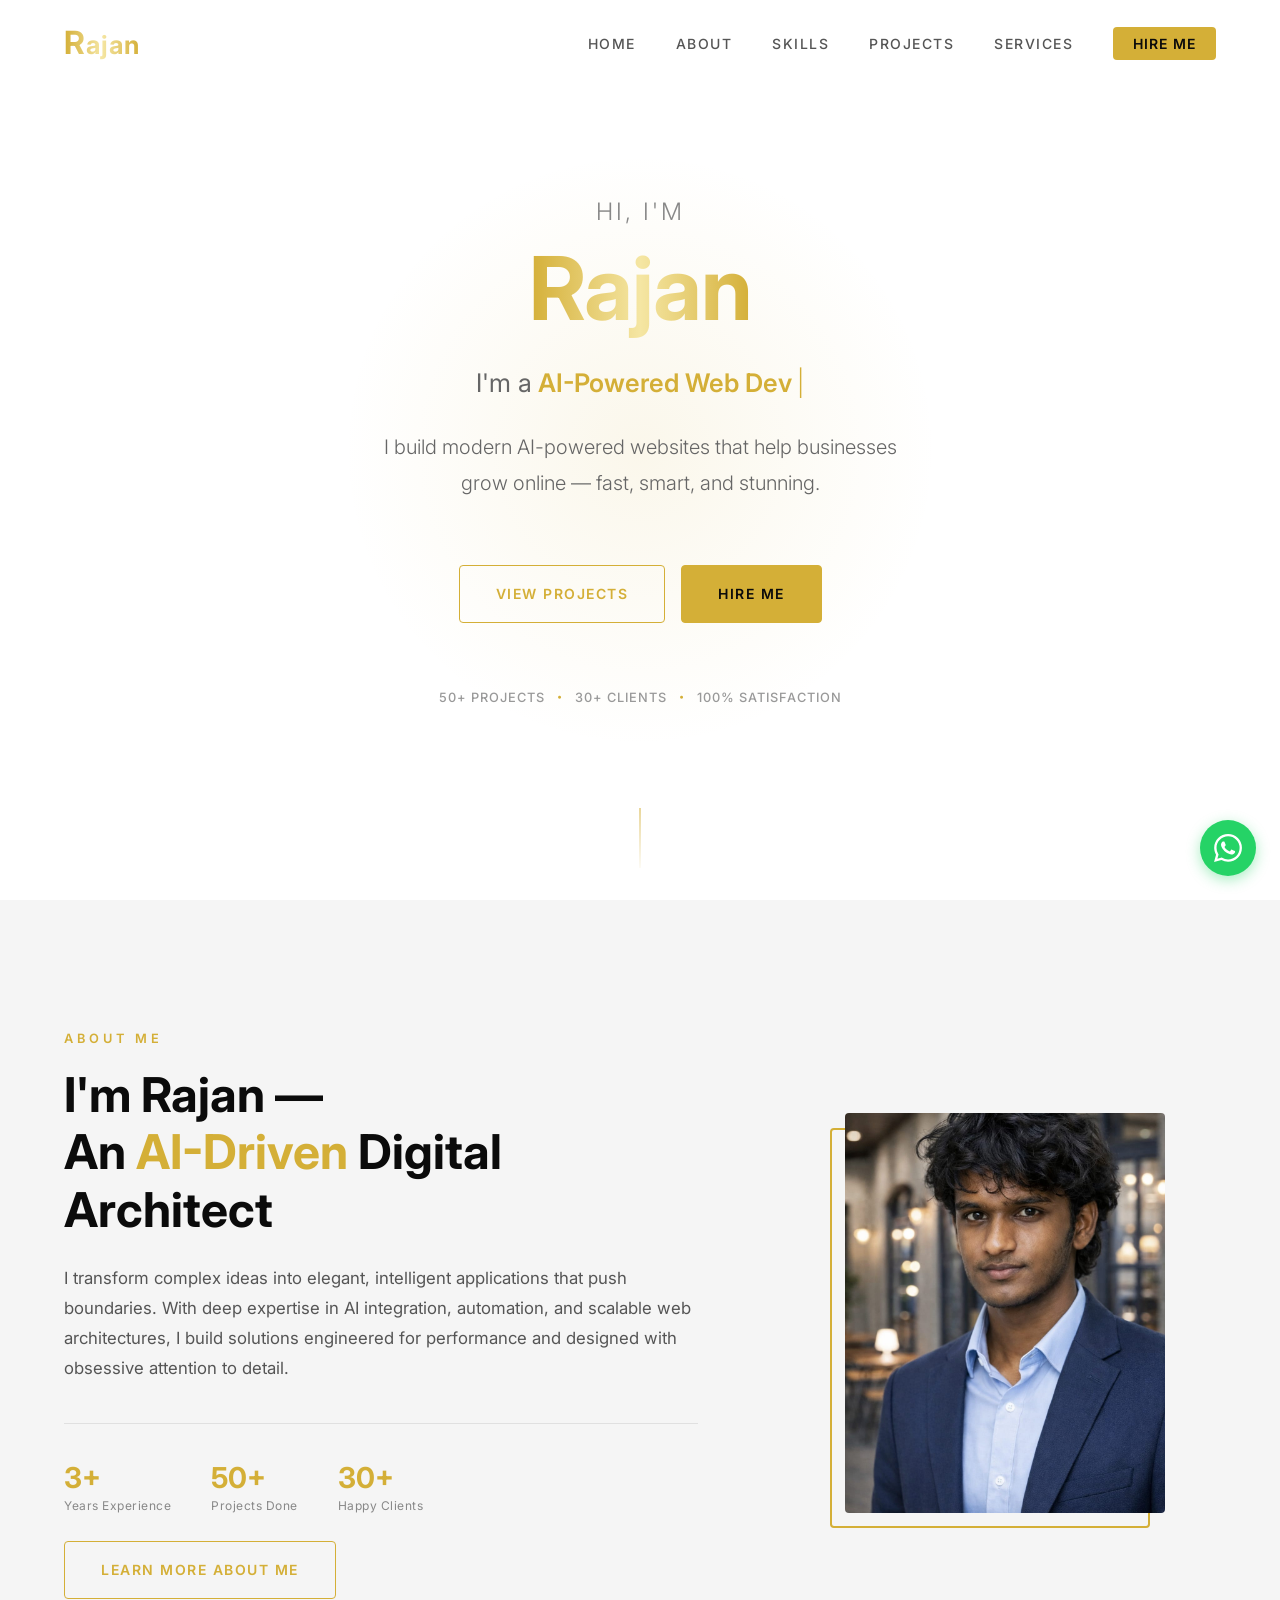
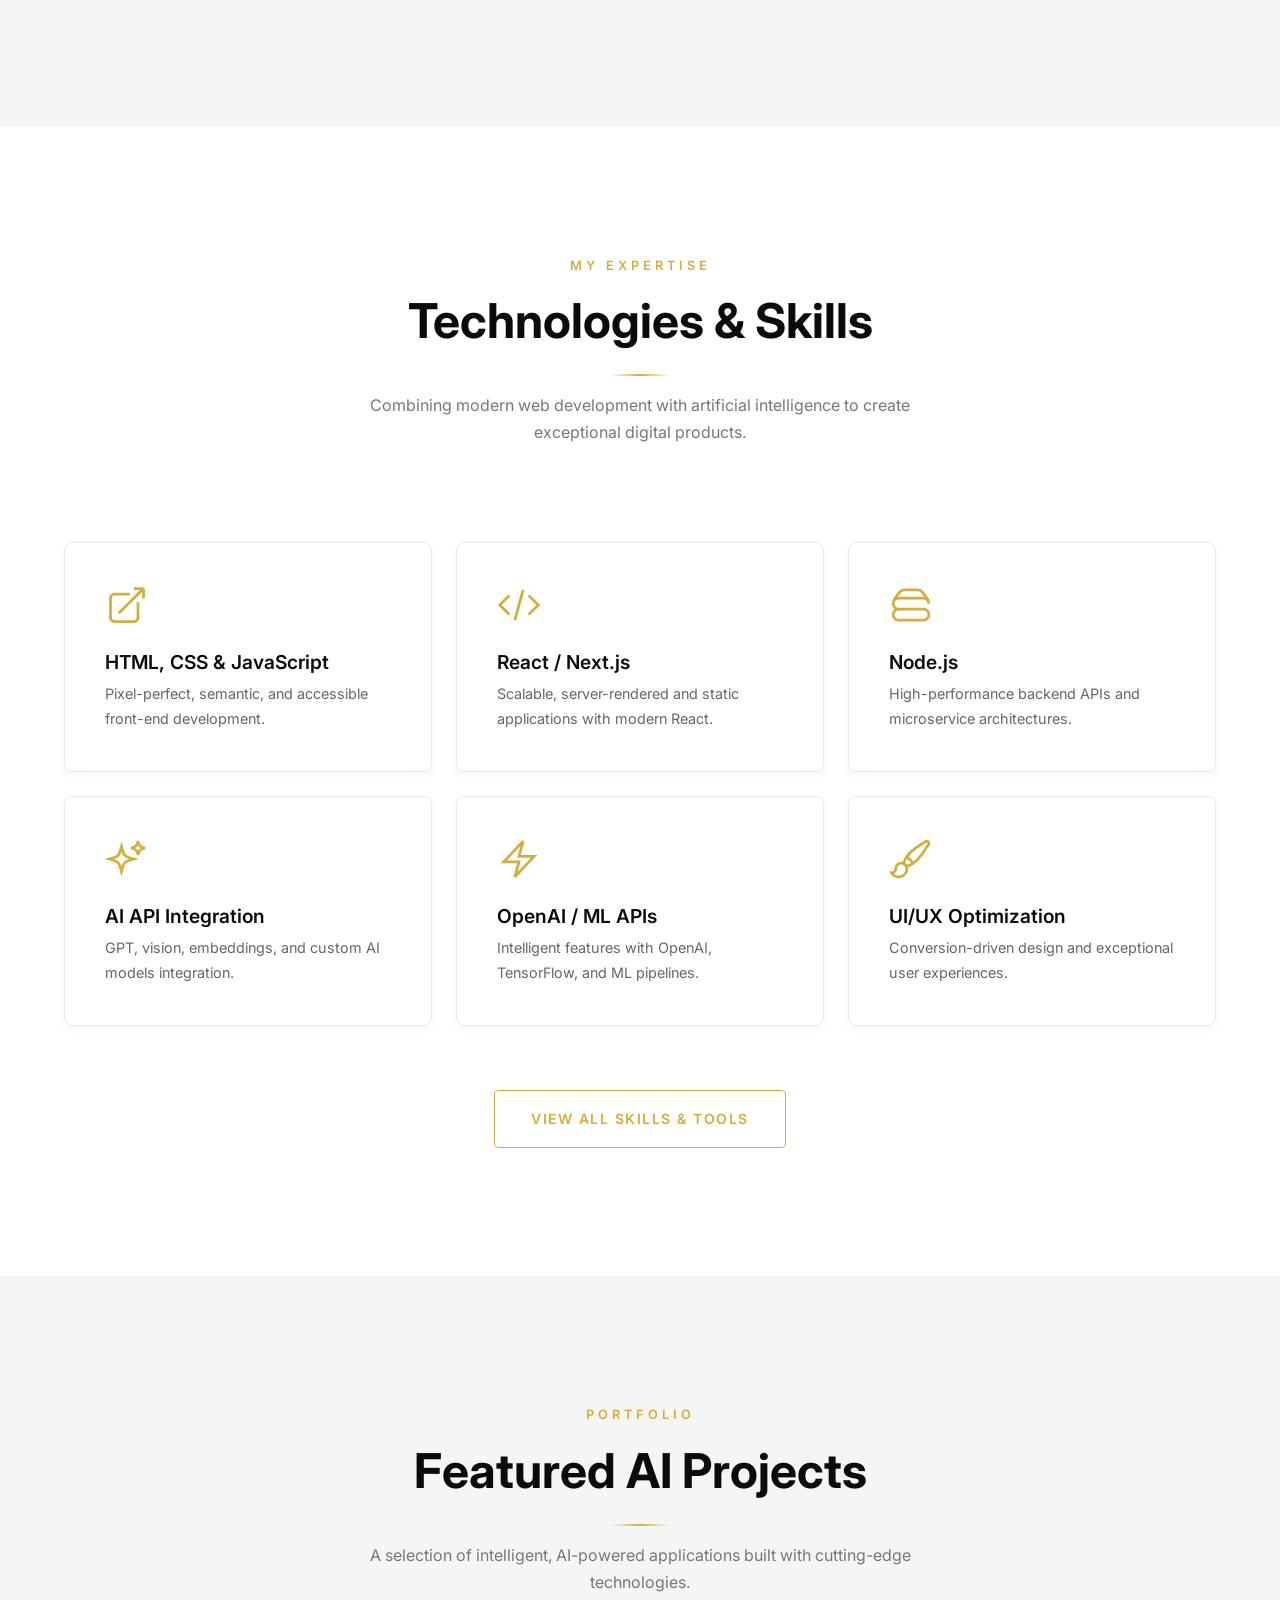
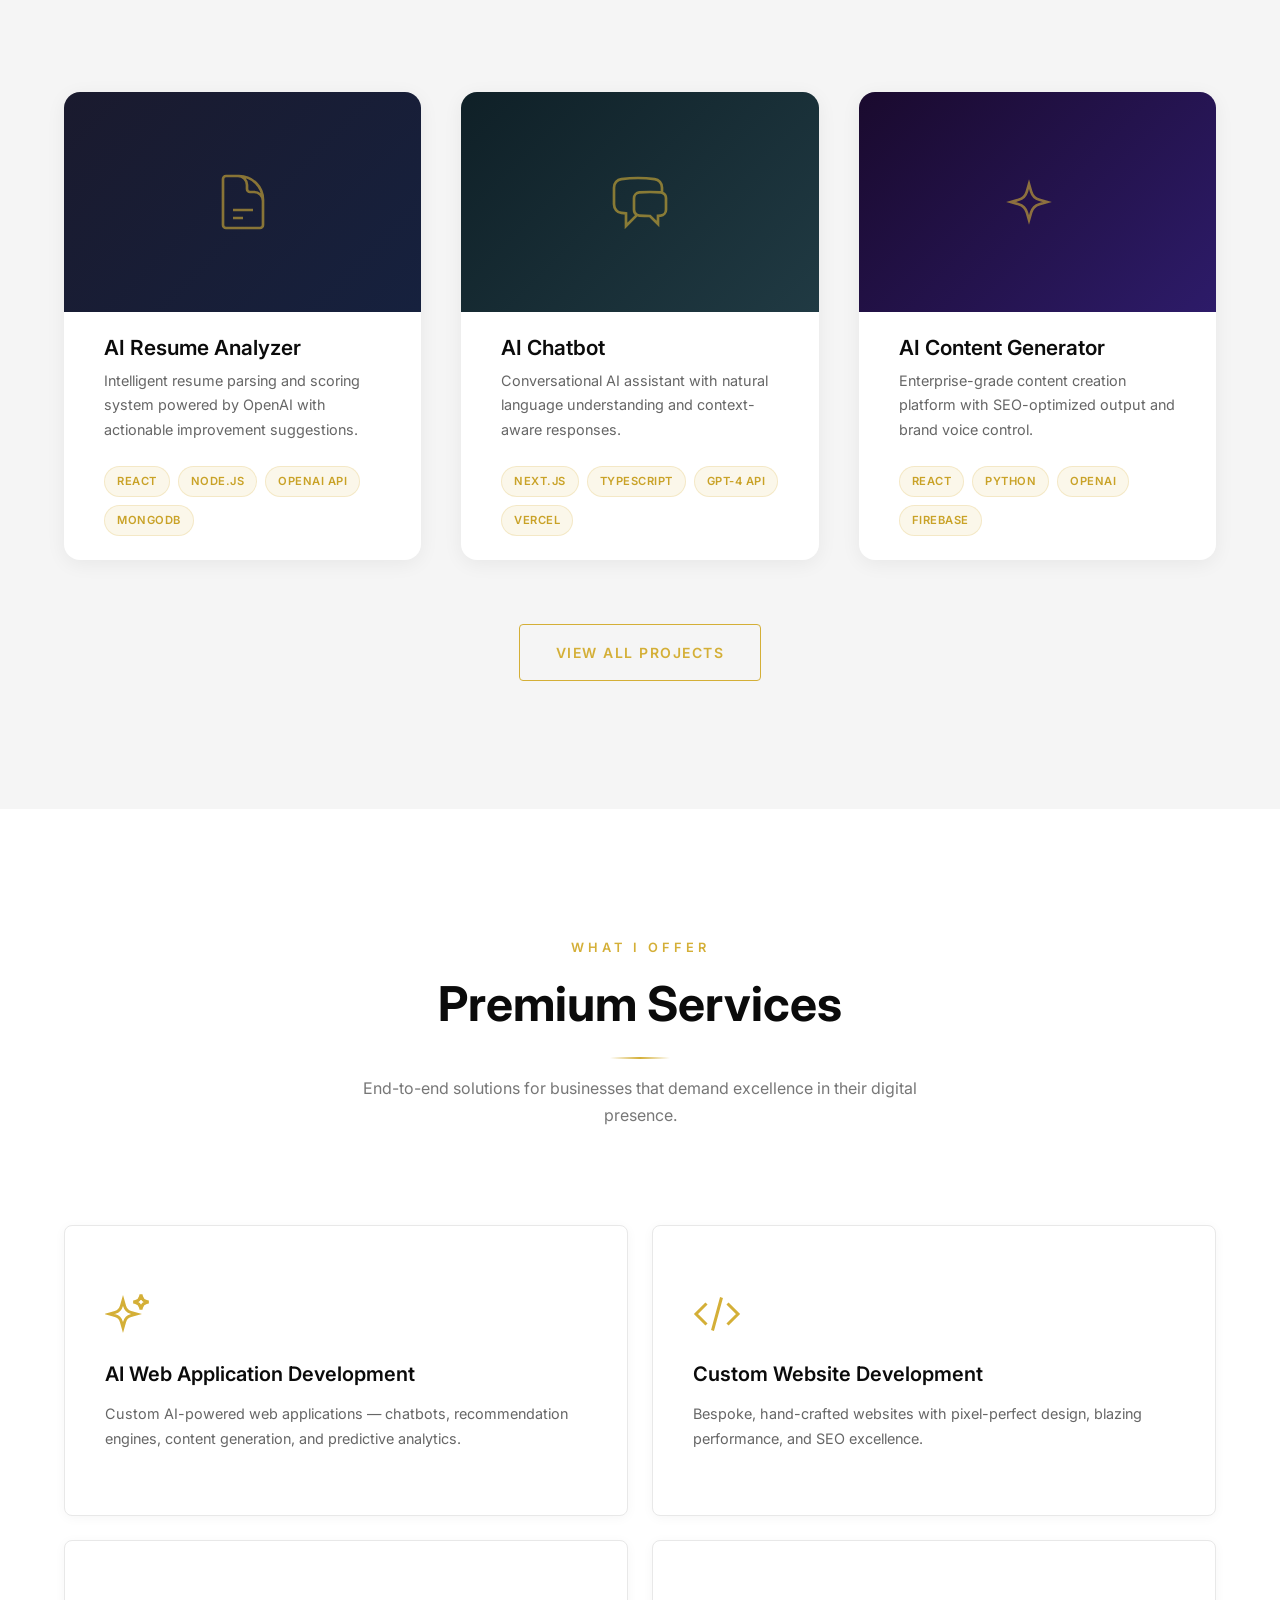
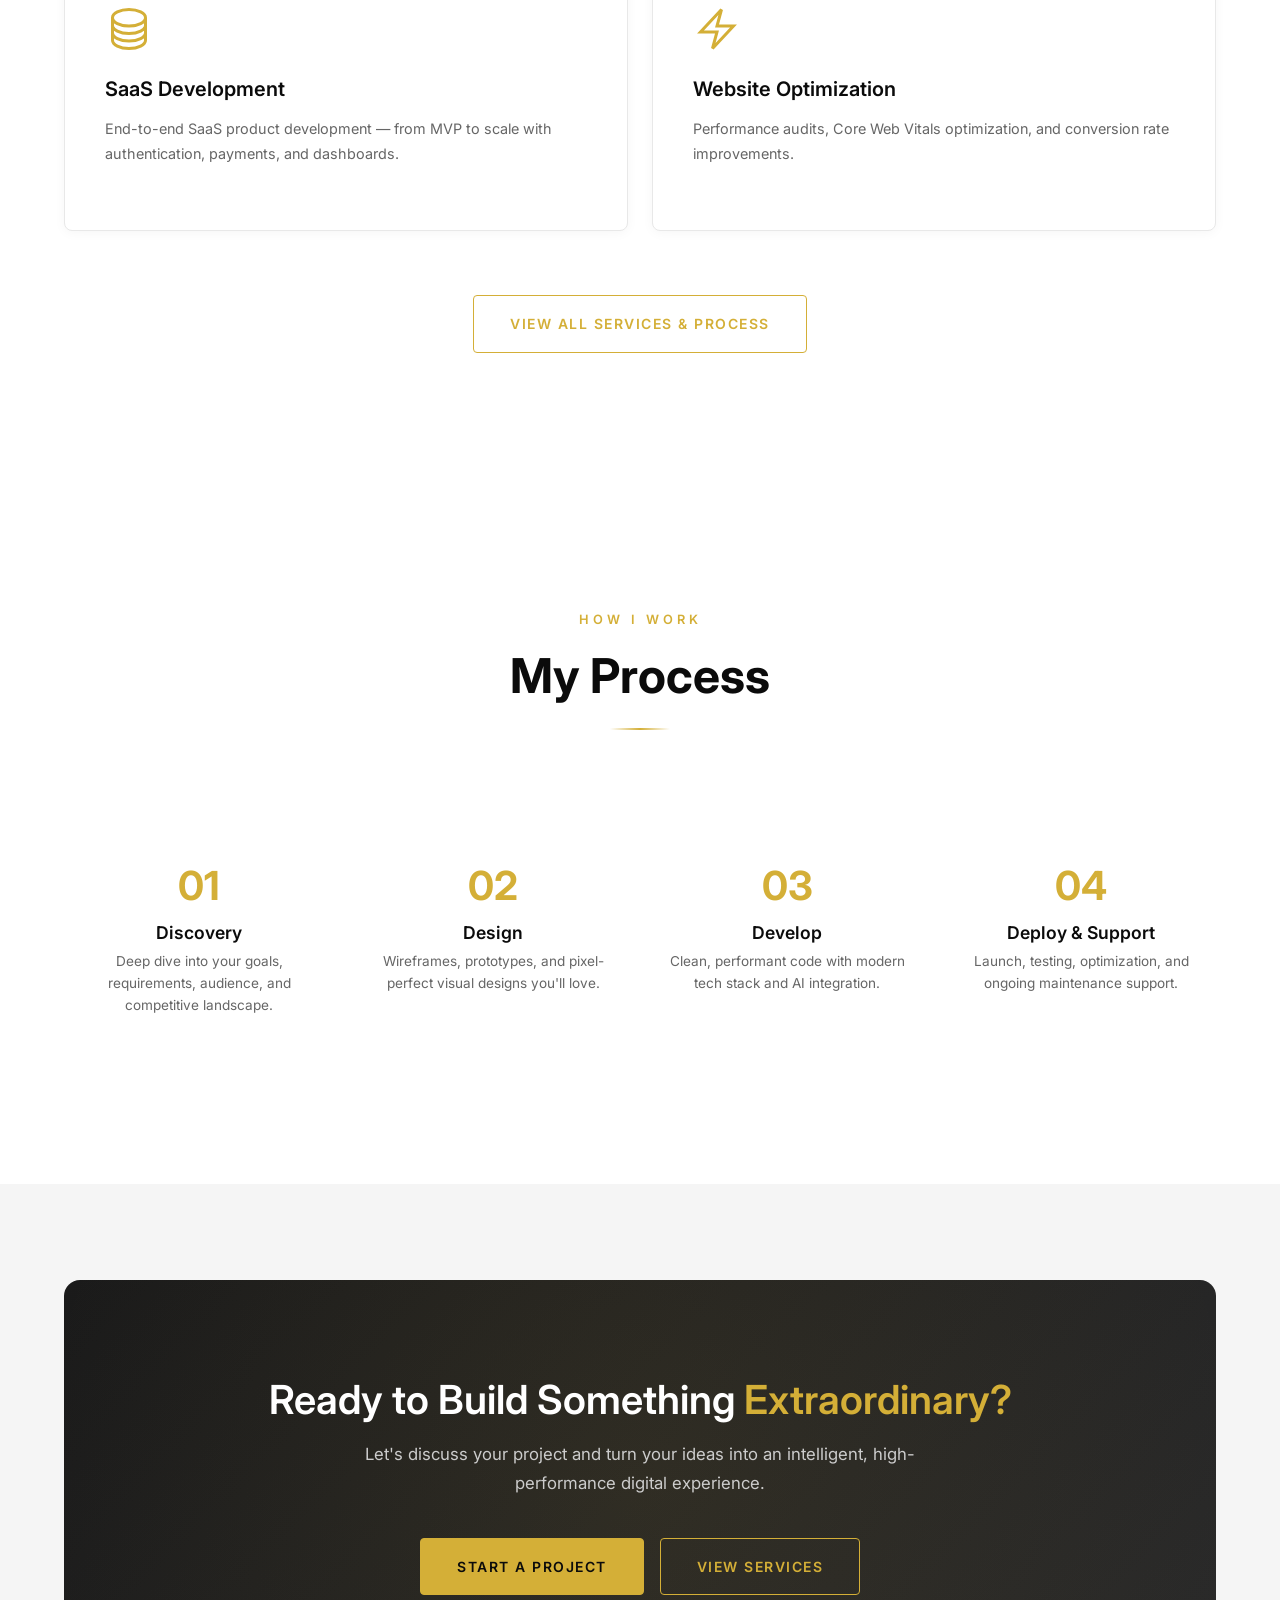
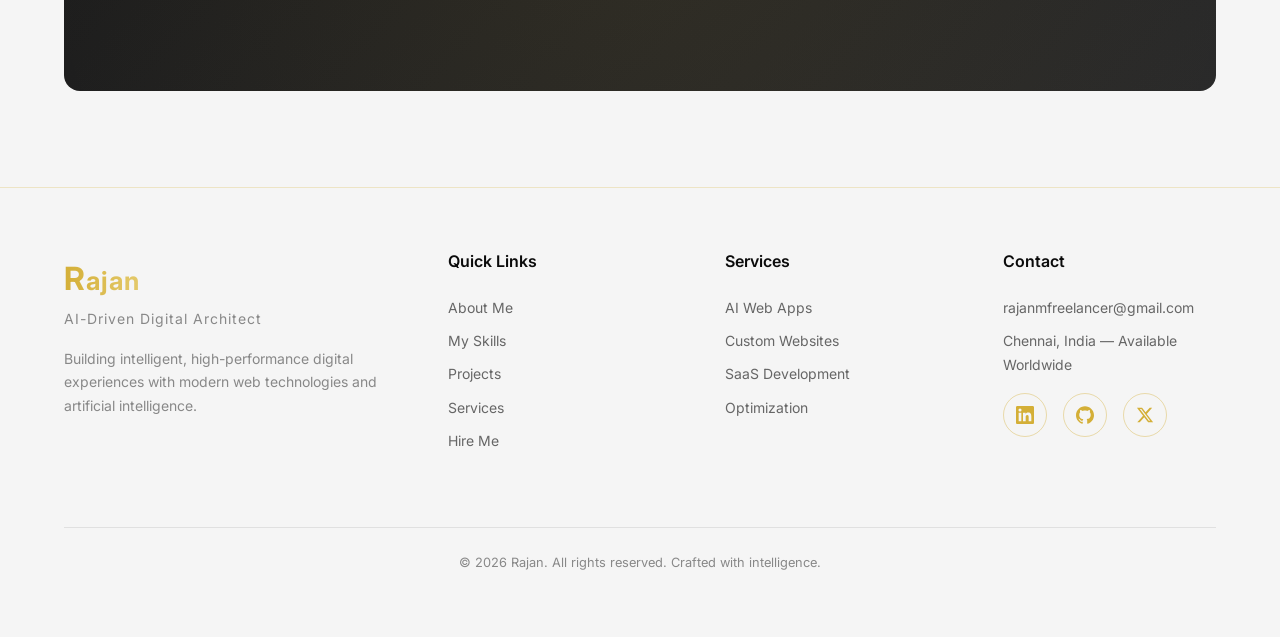
<file: index.html>
<!DOCTYPE html>
<html lang="en">

<head>
  <meta charset="UTF-8" />
  <meta name="viewport" content="width=device-width, initial-scale=1.0" />
  <title>Rajan — AI-Powered Web Developer | Luxury Digital Experiences</title>
  <meta name="description"
    content="Rajan is an AI-powered web developer building intelligent, high-performance digital experiences. Specializing in AI integration, automation, and scalable web apps." />
  <meta name="keywords"
    content="AI Web Developer, Freelancer, React, Next.js, OpenAI, Machine Learning, SaaS Development" />
  <meta name="author" content="Rajan" />
  <meta property="og:title" content="Rajan — AI-Powered Web Developer" />
  <meta property="og:description" content="Building intelligent, high-performance digital experiences." />
  <meta property="og:type" content="website" />
  <link rel="preconnect" href="https://fonts.googleapis.com" />
  <link rel="preconnect" href="https://fonts.gstatic.com" crossorigin />
  <link
    href="https://fonts.googleapis.com/css2?family=Playfair+Display:ital,wght@0,400;0,500;0,600;0,700;1,400&family=Inter:wght@300;400;500;600;700&display=swap"
    rel="stylesheet" />
  <link rel="stylesheet" href="styles.css" />
</head>

<body>

  <!-- ═══ NAVIGATION ═══ -->
  <nav class="navbar" id="navbar">
    <div class="nav-container">
      <a href="index.html" class="nav-logo">
        <span class="logo-text">R</span><span class="logo-accent">ajan</span>
      </a>
      <button class="nav-toggle" id="nav-toggle" aria-label="Toggle navigation">
        <span class="hamburger"></span>
      </button>
      <ul class="nav-menu" id="nav-menu">
        <li><a href="index.html" class="nav-link active">Home</a></li>
        <li><a href="about.html" class="nav-link">About</a></li>
        <li><a href="skills.html" class="nav-link">Skills</a></li>
        <li><a href="projects.html" class="nav-link">Projects</a></li>
        <li><a href="services.html" class="nav-link">Services</a></li>
        <li><a href="hire.html" class="nav-link nav-link--cta">Hire Me</a></li>
      </ul>
    </div>
  </nav>

  <!-- ═══ HERO ═══ -->
  <section class="hero" id="hero">
    <div class="hero-glow"></div>
    <div class="hero-particles" id="hero-particles"></div>
    <div class="hero-content">

      <p class="hero-greeting reveal">Hi, I'm</p>
      <h1 class="hero-title reveal">
        <span class="gold-text gold-shimmer">Rajan</span>
      </h1>
      <div class="hero-role reveal">
        <span class="hero-role-static">I'm a </span>
        <span class="hero-role-typing" id="typing-text"></span>
        <span class="typing-cursor">|</span>
      </div>
      <p class="hero-subtitle reveal">
        I build modern AI-powered websites that help businesses<br />grow online — fast, smart, and stunning.
      </p>
      <div class="hero-buttons reveal">
        <a href="projects.html" class="btn btn--outline">View Projects</a>
        <a href="hire.html" class="btn btn--solid">Hire Me</a>
      </div>
      <div class="hero-trust reveal">
        <span><span class="counter" data-target="50">0</span>+ Projects</span>
        <span class="trust-dot">•</span>
        <span><span class="counter" data-target="30">0</span>+ Clients</span>
        <span class="trust-dot">•</span>
        <span>100% Satisfaction</span>
      </div>
    </div>
    <div class="scroll-indicator">
      <div class="scroll-line"></div>
    </div>
  </section>

  <!-- ═══ ABOUT PREVIEW ═══ -->
  <section class="section section--light" id="about-preview">
    <div class="container">
      <div class="split-section">
        <div class="split-left reveal">
          <p class="section-label">About Me</p>
          <h2 class="section-title section-title--dark">I'm Rajan —<br />An <span class="gold-text">AI-Driven</span>
            Digital Architect</h2>
          <p class="body-text">I transform complex ideas into elegant, intelligent applications that push boundaries.
            With deep expertise in AI integration, automation, and scalable web architectures, I build solutions
            engineered for performance and designed with obsessive attention to detail.</p>
          <div class="inline-stats">
            <div class="inline-stat">
              <span class="inline-stat-number">3+</span>
              <span class="inline-stat-label">Years Experience</span>
            </div>
            <div class="inline-stat">
              <span class="inline-stat-number">50+</span>
              <span class="inline-stat-label">Projects Done</span>
            </div>
            <div class="inline-stat">
              <span class="inline-stat-number">30+</span>
              <span class="inline-stat-label">Happy Clients</span>
            </div>
          </div>
          <a href="about.html" class="btn btn--outline" style="margin-top: 1.5rem;">Learn More About Me</a>
        </div>
        <div class="split-right reveal">
          <div class="about-image-frame about-image-frame--large">
            <img src="assets/rajan-profile.jpg" alt="Rajan - AI Web Developer" class="about-profile-img">
            <div class="about-image-border"></div>
          </div>
        </div>
      </div>
    </div>
  </section>

  <!-- ═══ SKILLS PREVIEW ═══ -->
  <section class="section section--white" id="skills-preview">
    <div class="container">
      <div class="section-header reveal">
        <p class="section-label">My Expertise</p>
        <h2 class="section-title section-title--dark">Technologies & Skills</h2>
        <div class="gold-divider"></div>
        <p class="section-subtitle">Combining modern web development with artificial intelligence to create exceptional
          digital products.</p>
      </div>
      <div class="skills-grid">
        <div class="skill-card reveal">
          <div class="skill-icon"><svg viewBox="0 0 24 24" fill="none" stroke="currentColor" stroke-width="1.5">
              <path
                d="M13.5 6H5.25A2.25 2.25 0 003 8.25v10.5A2.25 2.25 0 005.25 21h10.5A2.25 2.25 0 0018 18.75V10.5m-10.5 6L21 3m0 0h-5.25M21 3v5.25" />
            </svg></div>
          <h3 class="skill-title">HTML, CSS & JavaScript</h3>
          <p class="skill-desc">Pixel-perfect, semantic, and accessible front-end development.</p>
        </div>
        <div class="skill-card reveal">
          <div class="skill-icon"><svg viewBox="0 0 24 24" fill="none" stroke="currentColor" stroke-width="1.5">
              <path d="M17.25 6.75L22.5 12l-5.25 5.25m-10.5 0L1.5 12l5.25-5.25m7.5-3l-4.5 16.5" />
            </svg></div>
          <h3 class="skill-title">React / Next.js</h3>
          <p class="skill-desc">Scalable, server-rendered and static applications with modern React.</p>
        </div>
        <div class="skill-card reveal">
          <div class="skill-icon"><svg viewBox="0 0 24 24" fill="none" stroke="currentColor" stroke-width="1.5">
              <path
                d="M5.25 14.25h13.5m-13.5 0a3 3 0 01-3-3m3 3a3 3 0 100 6h13.5a3 3 0 100-6m-16.5-3a3 3 0 013-3h13.5a3 3 0 013 3m-19.5 0a4.5 4.5 0 01.9-2.7L5.737 5.1a3.375 3.375 0 012.7-1.35h7.126c1.062 0 2.062.5 2.7 1.35l2.587 3.45a4.5 4.5 0 01.9 2.7" />
            </svg></div>
          <h3 class="skill-title">Node.js</h3>
          <p class="skill-desc">High-performance backend APIs and microservice architectures.</p>
        </div>
        <div class="skill-card reveal">
          <div class="skill-icon"><svg viewBox="0 0 24 24" fill="none" stroke="currentColor" stroke-width="1.5">
              <path
                d="M9.813 15.904L9 18.75l-.813-2.846a4.5 4.5 0 00-3.09-3.09L2.25 12l2.846-.813a4.5 4.5 0 003.09-3.09L9 5.25l.813 2.846a4.5 4.5 0 003.09 3.09L15.75 12l-2.846.813a4.5 4.5 0 00-3.09 3.09zM18.259 8.715L18 9.75l-.259-1.035a3.375 3.375 0 00-2.455-2.456L14.25 6l1.036-.259a3.375 3.375 0 002.455-2.456L18 2.25l.259 1.035a3.375 3.375 0 002.455 2.456L21.75 6l-1.036.259a3.375 3.375 0 00-2.455 2.456z" />
            </svg></div>
          <h3 class="skill-title">AI API Integration</h3>
          <p class="skill-desc">GPT, vision, embeddings, and custom AI models integration.</p>
        </div>
        <div class="skill-card reveal">
          <div class="skill-icon"><svg viewBox="0 0 24 24" fill="none" stroke="currentColor" stroke-width="1.5">
              <path d="M3.75 13.5l10.5-11.25L12 10.5h8.25L9.75 21.75 12 13.5H3.75z" />
            </svg></div>
          <h3 class="skill-title">OpenAI / ML APIs</h3>
          <p class="skill-desc">Intelligent features with OpenAI, TensorFlow, and ML pipelines.</p>
        </div>
        <div class="skill-card reveal">
          <div class="skill-icon"><svg viewBox="0 0 24 24" fill="none" stroke="currentColor" stroke-width="1.5">
              <path
                d="M9.53 16.122a3 3 0 00-5.78 1.128 2.25 2.25 0 01-2.4 2.245 4.5 4.5 0 008.4-2.245c0-.399-.078-.78-.22-1.128zm0 0a15.998 15.998 0 003.388-1.62m-5.043-.025a15.994 15.994 0 011.622-3.395m3.42 3.42a15.995 15.995 0 004.764-4.648l3.876-5.814a1.151 1.151 0 00-1.597-1.597L14.146 6.32a15.996 15.996 0 00-4.649 4.763m3.42 3.42a6.776 6.776 0 00-3.42-3.42" />
            </svg></div>
          <h3 class="skill-title">UI/UX Optimization</h3>
          <p class="skill-desc">Conversion-driven design and exceptional user experiences.</p>
        </div>
      </div>
      <div style="text-align: center; margin-top: var(--space-xl);" class="reveal">
        <a href="skills.html" class="btn btn--outline">View All Skills & Tools</a>
      </div>
    </div>
  </section>

  <!-- ═══ PROJECTS PREVIEW ═══ -->
  <section class="section section--light" id="projects-preview">
    <div class="container">
      <div class="section-header reveal">
        <p class="section-label">Portfolio</p>
        <h2 class="section-title section-title--dark">Featured AI Projects</h2>
        <div class="gold-divider"></div>
        <p class="section-subtitle">A selection of intelligent, AI-powered applications built with cutting-edge
          technologies.</p>
      </div>
      <div class="projects-grid">
        <div class="project-card reveal">
          <div class="project-image">
            <div class="project-image-inner" style="background: linear-gradient(135deg, #1a1a2e, #16213e);">
              <svg class="project-icon-large" viewBox="0 0 24 24" fill="none" stroke="currentColor" stroke-width="1">
                <path
                  d="M19.5 14.25v-2.625a3.375 3.375 0 00-3.375-3.375h-1.5A1.125 1.125 0 0113.5 7.125v-1.5a3.375 3.375 0 00-3.375-3.375H8.25m0 12.75h7.5m-7.5 3H12M10.5 2.25H5.625c-.621 0-1.125.504-1.125 1.125v17.25c0 .621.504 1.125 1.125 1.125h12.75c.621 0 1.125-.504 1.125-1.125V11.25a9 9 0 00-9-9z" />
              </svg>
            </div>
            <div class="project-overlay"><a href="#" class="btn btn--small btn--solid">Live Demo</a></div>
          </div>
          <div class="project-info">
            <h3 class="project-title">AI Resume Analyzer</h3>
            <p class="project-desc">Intelligent resume parsing and scoring system powered by OpenAI with actionable
              improvement suggestions.</p>
            <div class="project-tech"><span>React</span><span>Node.js</span><span>OpenAI API</span><span>MongoDB</span>
            </div>
          </div>
        </div>
        <div class="project-card reveal">
          <div class="project-image">
            <div class="project-image-inner" style="background: linear-gradient(135deg, #0f2027, #203a43);">
              <svg class="project-icon-large" viewBox="0 0 24 24" fill="none" stroke="currentColor" stroke-width="1">
                <path
                  d="M20.25 8.511c.884.284 1.5 1.128 1.5 2.097v4.286c0 1.136-.847 2.1-1.98 2.193-.34.027-.68.052-1.02.072v3.091l-3-3c-1.354 0-2.694-.055-4.02-.163a2.115 2.115 0 01-.825-.242m9.345-8.334a2.126 2.126 0 00-.476-.095 48.64 48.64 0 00-8.048 0c-1.131.094-1.976 1.057-1.976 2.192v4.286c0 .837.46 1.58 1.155 1.951m9.345-8.334V6.637c0-1.621-1.152-3.026-2.76-3.235A48.455 48.455 0 0011.25 3c-2.115 0-4.198.137-6.24.402-1.608.209-2.76 1.614-2.76 3.235v6.226c0 1.621 1.152 3.026 2.76 3.235.577.075 1.157.14 1.74.194V21l4.155-4.155" />
              </svg>
            </div>
            <div class="project-overlay"><a href="#" class="btn btn--small btn--solid">Live Demo</a></div>
          </div>
          <div class="project-info">
            <h3 class="project-title">AI Chatbot</h3>
            <p class="project-desc">Conversational AI assistant with natural language understanding and context-aware
              responses.</p>
            <div class="project-tech"><span>Next.js</span><span>TypeScript</span><span>GPT-4
                API</span><span>Vercel</span></div>
          </div>
        </div>
        <div class="project-card reveal">
          <div class="project-image">
            <div class="project-image-inner" style="background: linear-gradient(135deg, #1a0a2e, #2d1b69);">
              <svg class="project-icon-large" viewBox="0 0 24 24" fill="none" stroke="currentColor" stroke-width="1">
                <path
                  d="M9.813 15.904L9 18.75l-.813-2.846a4.5 4.5 0 00-3.09-3.09L2.25 12l2.846-.813a4.5 4.5 0 003.09-3.09L9 5.25l.813 2.846a4.5 4.5 0 003.09 3.09L15.75 12l-2.846.813a4.5 4.5 0 00-3.09 3.09z" />
              </svg>
            </div>
            <div class="project-overlay"><a href="#" class="btn btn--small btn--solid">Live Demo</a></div>
          </div>
          <div class="project-info">
            <h3 class="project-title">AI Content Generator</h3>
            <p class="project-desc">Enterprise-grade content creation platform with SEO-optimized output and brand voice
              control.</p>
            <div class="project-tech"><span>React</span><span>Python</span><span>OpenAI</span><span>Firebase</span>
            </div>
          </div>
        </div>
      </div>
      <div style="text-align: center; margin-top: var(--space-xl);" class="reveal">
        <a href="projects.html" class="btn btn--outline">View All Projects</a>
      </div>
    </div>
  </section>

  <!-- ═══ SERVICES PREVIEW ═══ -->
  <section class="section section--white" id="services-preview">
    <div class="container">
      <div class="section-header reveal">
        <p class="section-label">What I Offer</p>
        <h2 class="section-title section-title--dark">Premium Services</h2>
        <div class="gold-divider"></div>
        <p class="section-subtitle">End-to-end solutions for businesses that demand excellence in their digital
          presence.</p>
      </div>
      <div class="services-grid">
        <div class="service-card reveal">
          <div class="service-icon"><svg viewBox="0 0 24 24" fill="none" stroke="currentColor" stroke-width="1.5">
              <path
                d="M9.813 15.904L9 18.75l-.813-2.846a4.5 4.5 0 00-3.09-3.09L2.25 12l2.846-.813a4.5 4.5 0 003.09-3.09L9 5.25l.813 2.846a4.5 4.5 0 003.09 3.09L15.75 12l-2.846.813a4.5 4.5 0 00-3.09 3.09zM18.259 8.715L18 9.75l-.259-1.035a3.375 3.375 0 00-2.455-2.456L14.25 6l1.036-.259a3.375 3.375 0 002.455-2.456L18 2.25l.259 1.035a3.375 3.375 0 002.455 2.456L21.75 6l-1.036.259a3.375 3.375 0 00-2.455 2.456z" />
            </svg></div>
          <h3 class="service-title">AI Web Application Development</h3>
          <p class="service-desc">Custom AI-powered web applications — chatbots, recommendation engines, content
            generation, and predictive analytics.</p>
        </div>
        <div class="service-card reveal">
          <div class="service-icon"><svg viewBox="0 0 24 24" fill="none" stroke="currentColor" stroke-width="1.5">
              <path d="M17.25 6.75L22.5 12l-5.25 5.25m-10.5 0L1.5 12l5.25-5.25m7.5-3l-4.5 16.5" />
            </svg></div>
          <h3 class="service-title">Custom Website Development</h3>
          <p class="service-desc">Bespoke, hand-crafted websites with pixel-perfect design, blazing performance, and SEO
            excellence.</p>
        </div>
        <div class="service-card reveal">
          <div class="service-icon"><svg viewBox="0 0 24 24" fill="none" stroke="currentColor" stroke-width="1.5">
              <path
                d="M20.25 6.375c0 2.278-3.694 4.125-8.25 4.125S3.75 8.653 3.75 6.375m16.5 0c0-2.278-3.694-4.125-8.25-4.125S3.75 4.097 3.75 6.375m16.5 0v11.25c0 2.278-3.694 4.125-8.25 4.125s-8.25-1.847-8.25-4.125V6.375m16.5 0v3.75m-16.5-3.75v3.75m16.5 0v3.75C20.25 16.153 16.556 18 12 18s-8.25-1.847-8.25-4.125v-3.75m16.5 0c0 2.278-3.694 4.125-8.25 4.125s-8.25-1.847-8.25-4.125" />
            </svg></div>
          <h3 class="service-title">SaaS Development</h3>
          <p class="service-desc">End-to-end SaaS product development — from MVP to scale with authentication, payments,
            and dashboards.</p>
        </div>
        <div class="service-card reveal">
          <div class="service-icon"><svg viewBox="0 0 24 24" fill="none" stroke="currentColor" stroke-width="1.5">
              <path d="M3.75 13.5l10.5-11.25L12 10.5h8.25L9.75 21.75 12 13.5H3.75z" />
            </svg></div>
          <h3 class="service-title">Website Optimization</h3>
          <p class="service-desc">Performance audits, Core Web Vitals optimization, and conversion rate improvements.
          </p>
        </div>
      </div>
      <div style="text-align: center; margin-top: var(--space-xl);" class="reveal">
        <a href="services.html" class="btn btn--outline">View All Services & Process</a>
      </div>
    </div>
  </section>



  <!-- ═══ PROCESS SECTION ═══ -->
  <section class="section section--white" id="process">
    <div class="container">
      <div class="section-header reveal">
        <p class="section-label">How I Work</p>
        <h2 class="section-title section-title--dark">My Process</h2>
        <div class="gold-divider"></div>
      </div>
      <div class="process-grid">
        <div class="process-step reveal">
          <span class="process-number">01</span>
          <h3 class="process-title">Discovery</h3>
          <p class="process-desc">Deep dive into your goals, requirements, audience, and competitive landscape.</p>
        </div>
        <div class="process-step reveal">
          <span class="process-number">02</span>
          <h3 class="process-title">Design</h3>
          <p class="process-desc">Wireframes, prototypes, and pixel-perfect visual designs you'll love.</p>
        </div>
        <div class="process-step reveal">
          <span class="process-number">03</span>
          <h3 class="process-title">Develop</h3>
          <p class="process-desc">Clean, performant code with modern tech stack and AI integration.</p>
        </div>
        <div class="process-step reveal">
          <span class="process-number">04</span>
          <h3 class="process-title">Deploy & Support</h3>
          <p class="process-desc">Launch, testing, optimization, and ongoing maintenance support.</p>
        </div>
      </div>
    </div>
  </section>

  <!-- ═══ CTA BANNER ═══ -->
  <section class="section section--cta-banner">
    <div class="container">
      <div class="cta-banner reveal">
        <h2 class="cta-banner-title">Ready to Build Something <span class="gold-text">Extraordinary?</span></h2>
        <p class="cta-banner-text">Let's discuss your project and turn your ideas into an intelligent, high-performance
          digital experience.</p>
        <div class="cta-banner-buttons">
          <a href="hire.html" class="btn btn--solid">Start a Project</a>
          <a href="services.html" class="btn btn--outline">View Services</a>
        </div>
      </div>
    </div>
  </section>

  <!-- ═══ FOOTER ═══ -->
  <footer class="footer">
    <div class="container">
      <div class="footer-grid">
        <div class="footer-col">
          <a href="index.html" class="nav-logo">
            <span class="logo-text">R</span><span class="logo-accent">ajan</span>
          </a>
          <p class="footer-tagline">AI-Driven Digital Architect</p>
          <p class="footer-bio">Building intelligent, high-performance digital experiences with modern web technologies
            and artificial intelligence.</p>
        </div>
        <div class="footer-col">
          <h4 class="footer-heading">Quick Links</h4>
          <ul class="footer-nav">
            <li><a href="about.html">About Me</a></li>
            <li><a href="skills.html">My Skills</a></li>
            <li><a href="projects.html">Projects</a></li>
            <li><a href="services.html">Services</a></li>
            <li><a href="hire.html">Hire Me</a></li>
          </ul>
        </div>
        <div class="footer-col">
          <h4 class="footer-heading">Services</h4>
          <ul class="footer-nav">
            <li><a href="services.html">AI Web Apps</a></li>
            <li><a href="services.html">Custom Websites</a></li>
            <li><a href="services.html">SaaS Development</a></li>
            <li><a href="services.html">Optimization</a></li>
          </ul>
        </div>
        <div class="footer-col">
          <h4 class="footer-heading">Contact</h4>
          <ul class="footer-nav">
            <li>rajanmfreelancer@gmail.com</li>
            <li>Chennai, India — Available Worldwide</li>
          </ul>
          <div class="social-links" style="margin-top: 1rem;">
            <a href="#" class="social-link" aria-label="LinkedIn"><svg viewBox="0 0 24 24" fill="currentColor">
                <path
                  d="M20.447 20.452h-3.554v-5.569c0-1.328-.027-3.037-1.852-3.037-1.853 0-2.136 1.445-2.136 2.939v5.667H9.351V9h3.414v1.561h.046c.477-.9 1.637-1.85 3.37-1.85 3.601 0 4.267 2.37 4.267 5.455v6.286zM5.337 7.433a2.062 2.062 0 01-2.063-2.065 2.064 2.064 0 112.063 2.065zm1.782 13.019H3.555V9h3.564v11.452zM22.225 0H1.771C.792 0 0 .774 0 1.729v20.542C0 23.227.792 24 1.771 24h20.451C23.2 24 24 23.227 24 22.271V1.729C24 .774 23.2 0 22.222 0h.003z" />
              </svg></a>
            <a href="#" class="social-link" aria-label="GitHub"><svg viewBox="0 0 24 24" fill="currentColor">
                <path
                  d="M12 .297c-6.63 0-12 5.373-12 12 0 5.303 3.438 9.8 8.205 11.385.6.113.82-.258.82-.577 0-.285-.01-1.04-.015-2.04-3.338.724-4.042-1.61-4.042-1.61C4.422 18.07 3.633 17.7 3.633 17.7c-1.087-.744.084-.729.084-.729 1.205.084 1.838 1.236 1.838 1.236 1.07 1.835 2.809 1.305 3.495.998.108-.776.417-1.305.76-1.605-2.665-.3-5.466-1.332-5.466-5.93 0-1.31.465-2.38 1.235-3.22-.135-.303-.54-1.523.105-3.176 0 0 1.005-.322 3.3 1.23.96-.267 1.98-.399 3-.405 1.02.006 2.04.138 3 .405 2.28-1.552 3.285-1.23 3.285-1.23.645 1.653.24 2.873.12 3.176.765.84 1.23 1.91 1.23 3.22 0 4.61-2.805 5.625-5.475 5.92.42.36.81 1.096.81 2.22 0 1.606-.015 2.896-.015 3.286 0 .315.21.69.825.57C20.565 22.092 24 17.592 24 12.297c0-6.627-5.373-12-12-12" />
              </svg></a>
            <a href="#" class="social-link" aria-label="Twitter / X"><svg viewBox="0 0 24 24" fill="currentColor">
                <path
                  d="M18.244 2.25h3.308l-7.227 8.26 8.502 11.24H16.17l-5.214-6.817L4.99 21.75H1.68l7.73-8.835L1.254 2.25H8.08l4.713 6.231zm-1.161 17.52h1.833L7.084 4.126H5.117z" />
              </svg></a>
          </div>
        </div>
      </div>
      <div class="footer-bottom">
        <p class="footer-copy">&copy; 2026 Rajan. All rights reserved. Crafted with intelligence.</p>
      </div>
    </div>
  </footer>

  <script src="script.js"></script>
</body>

</html>
</file>
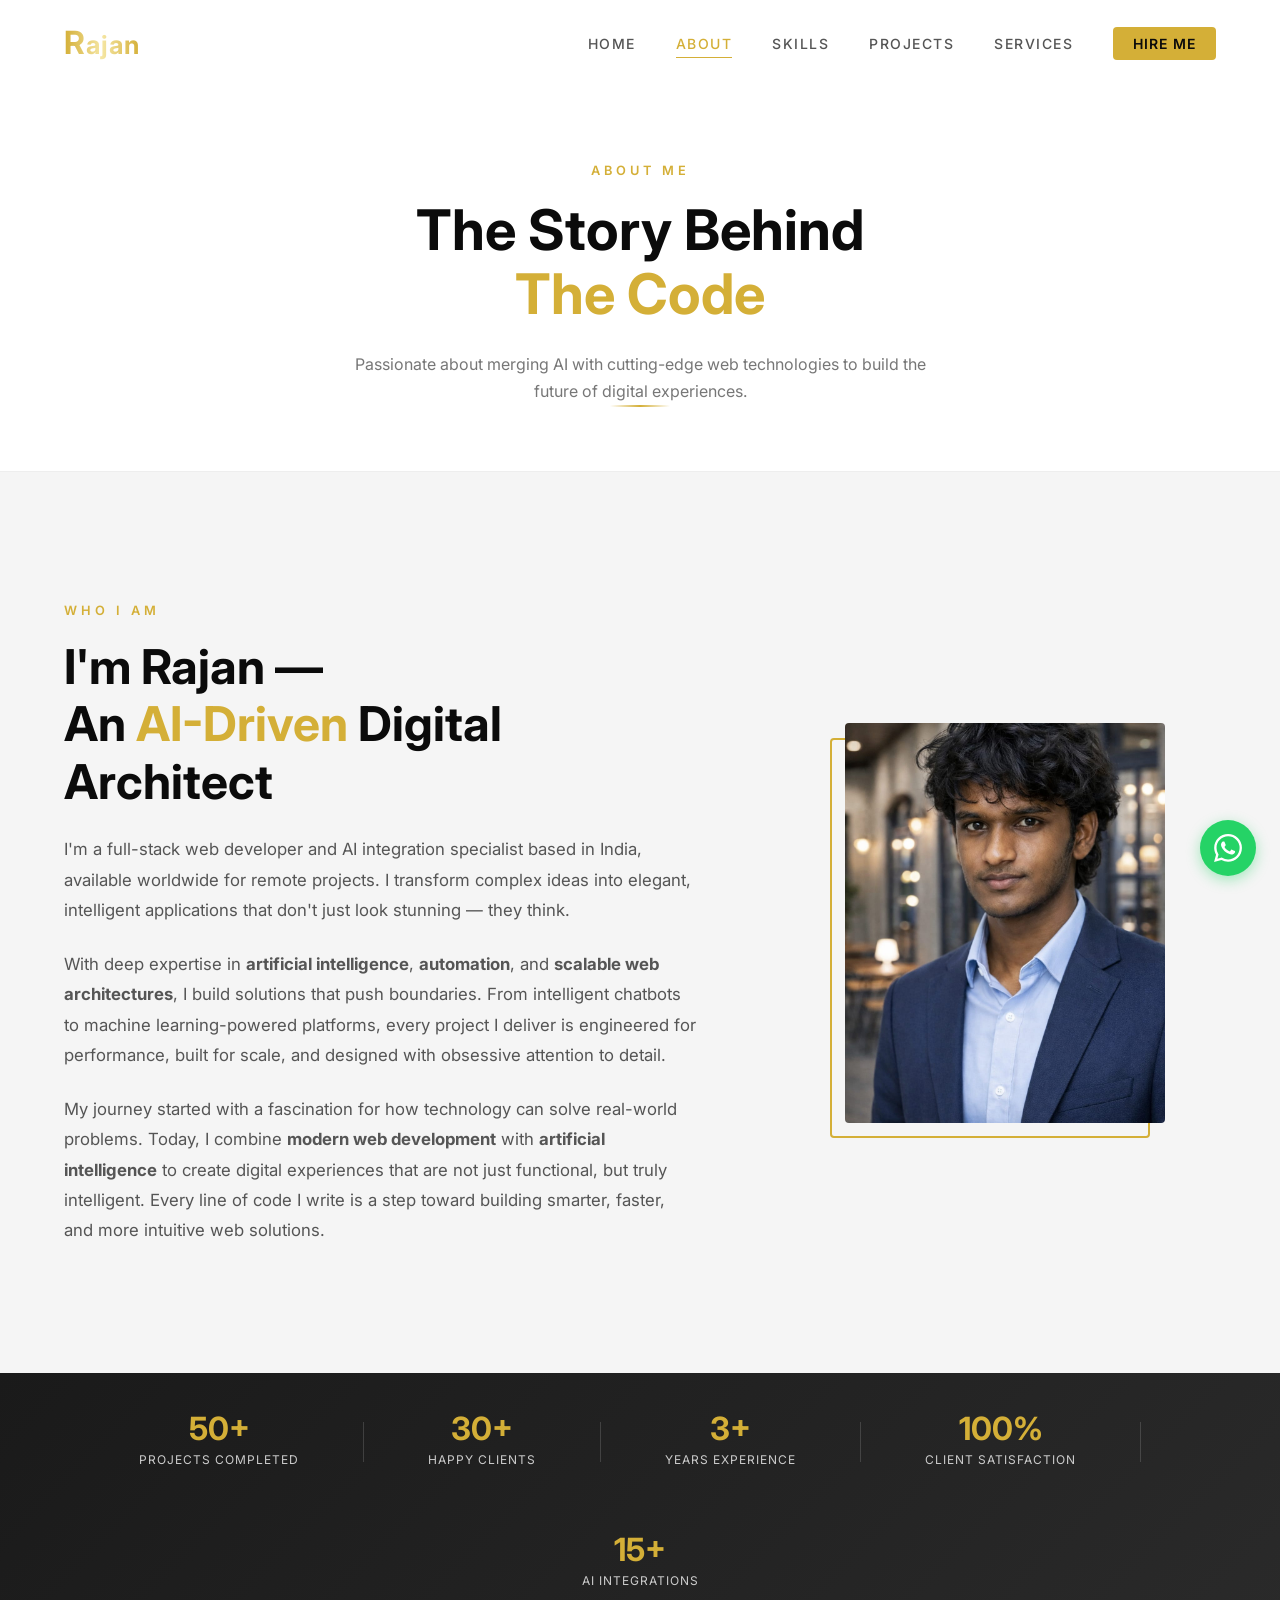
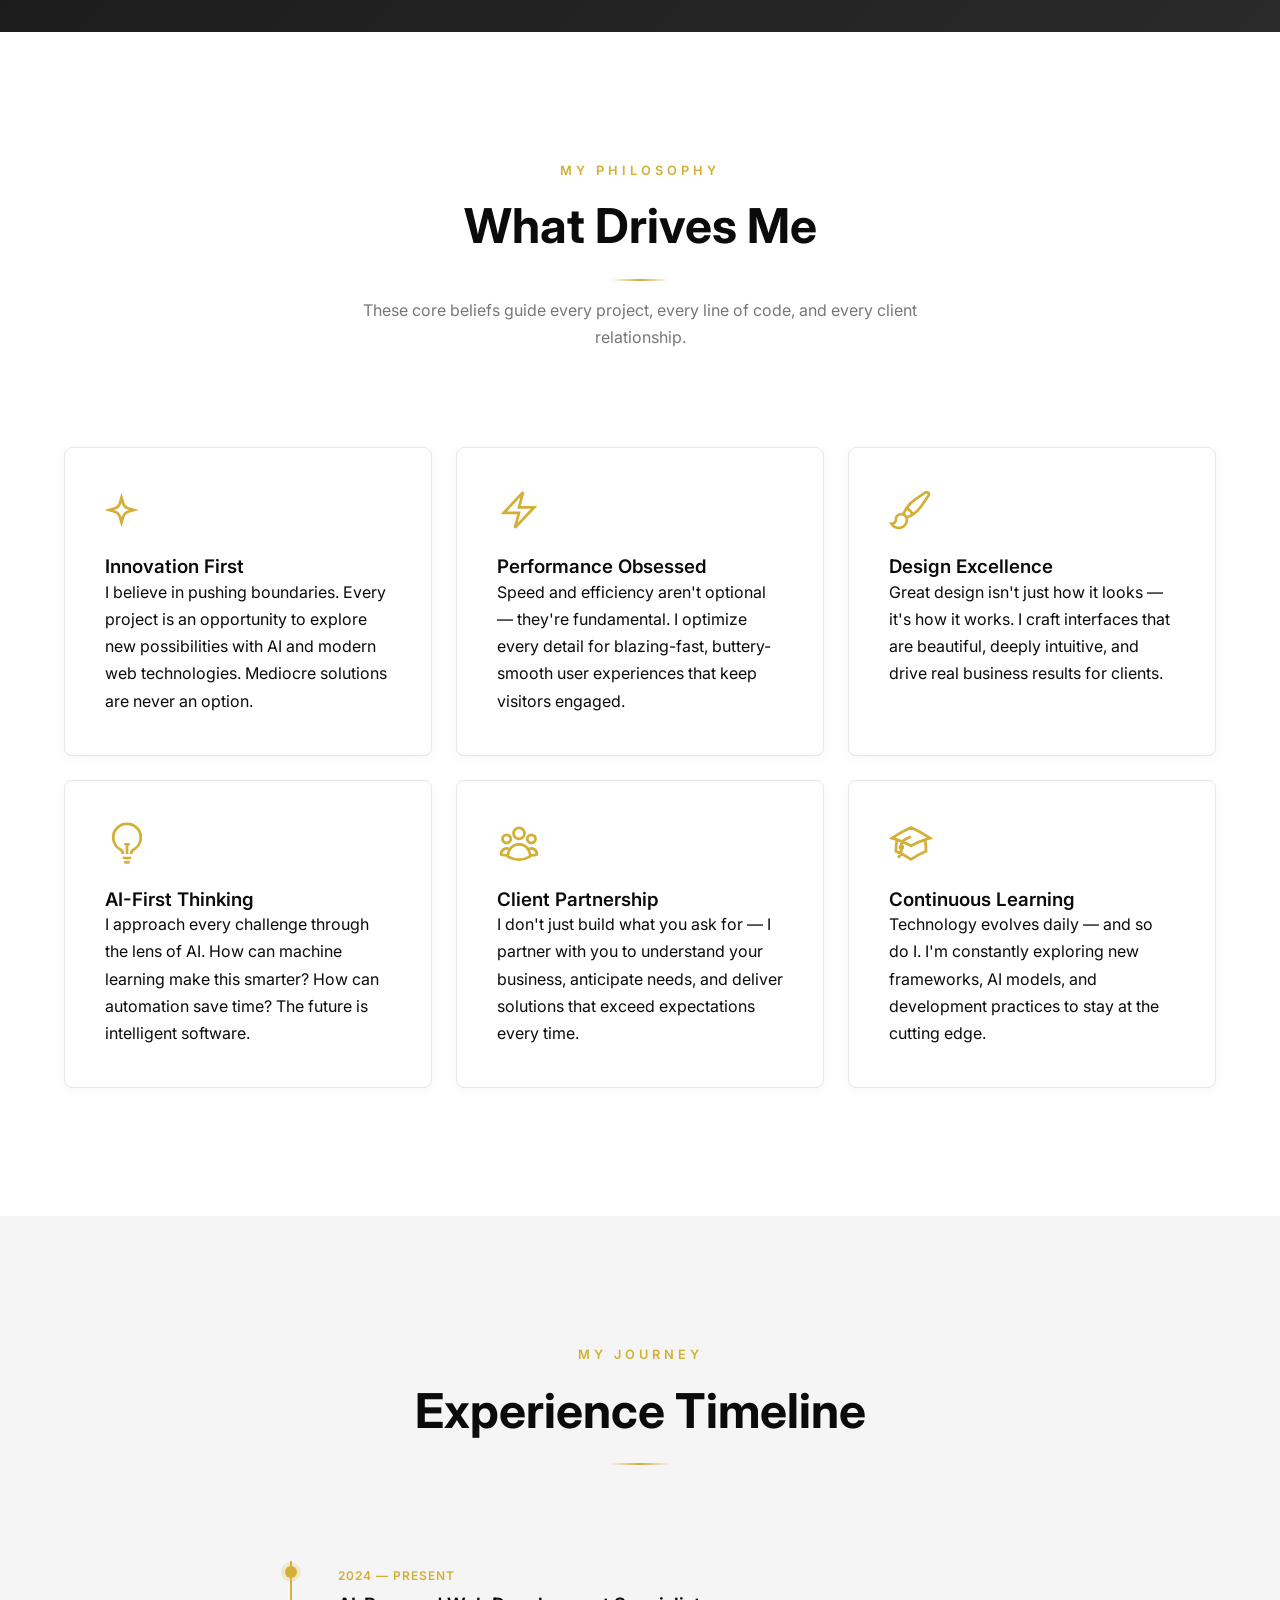
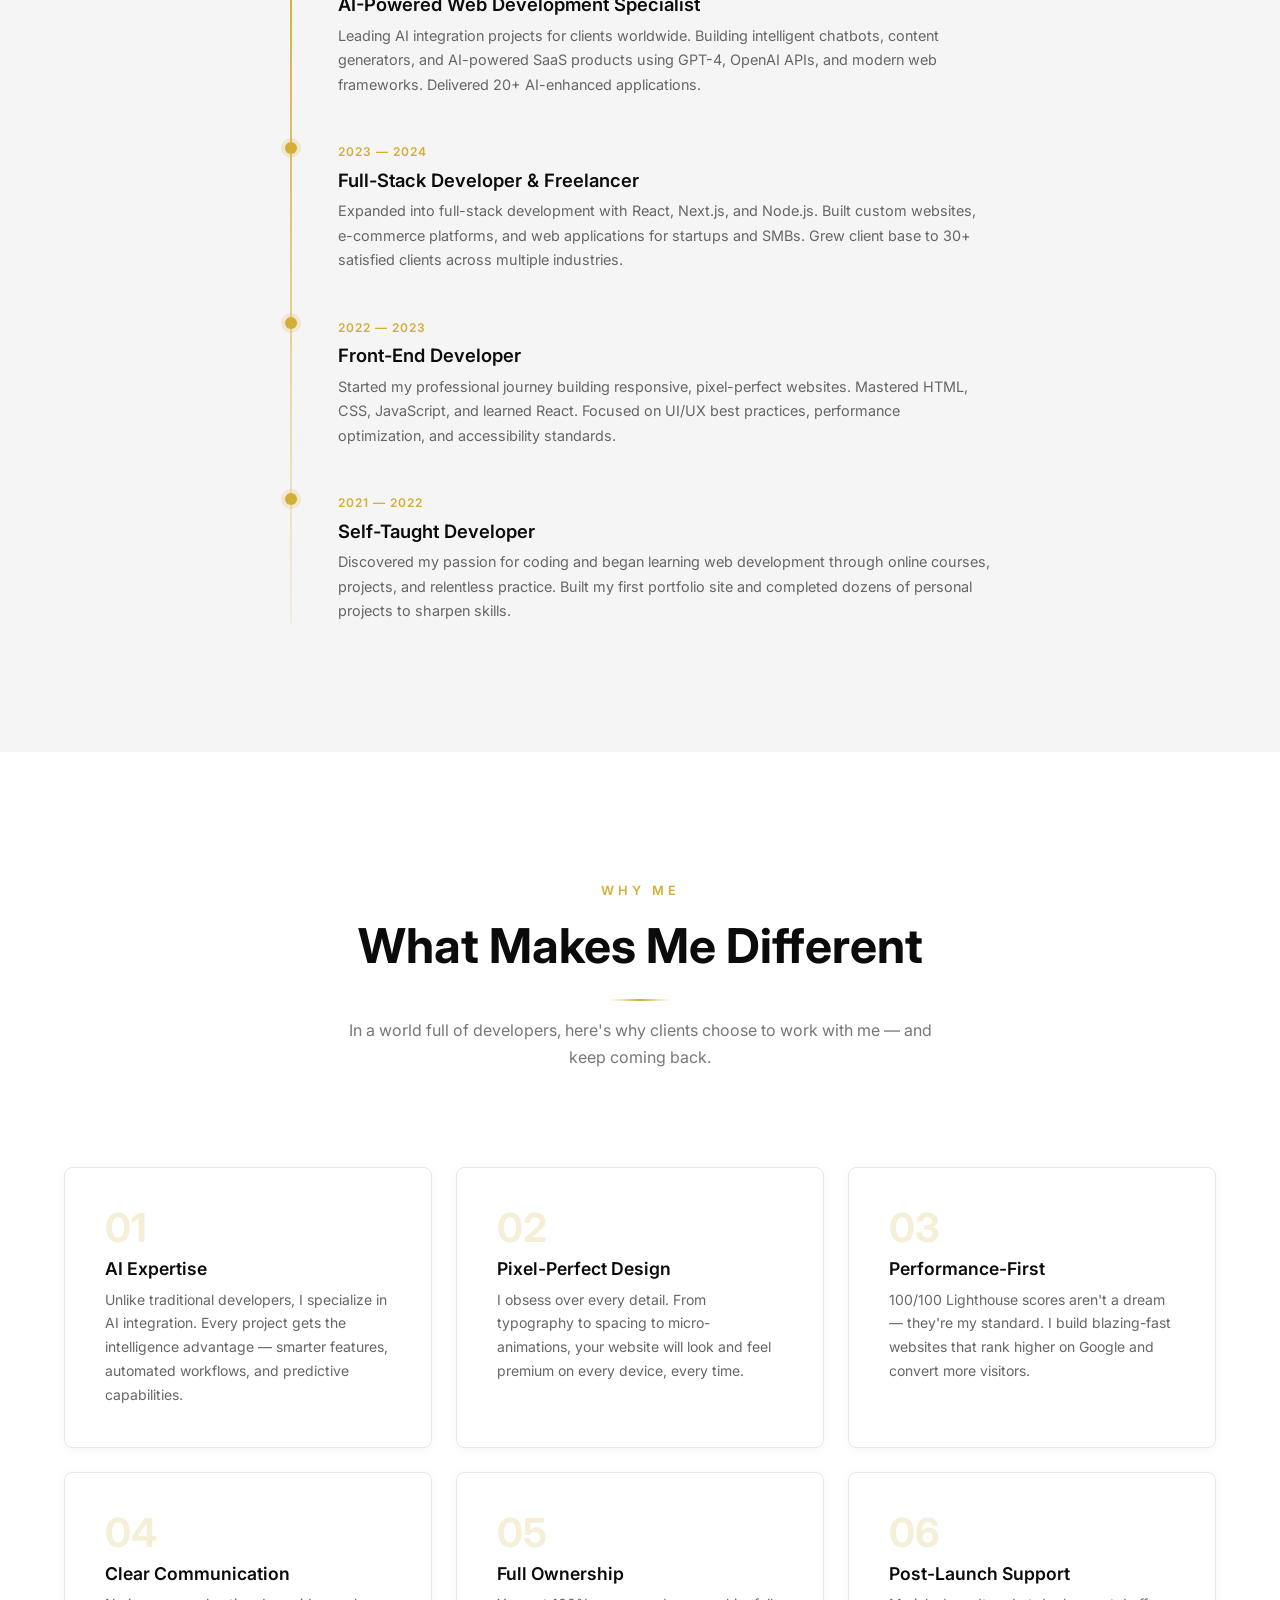
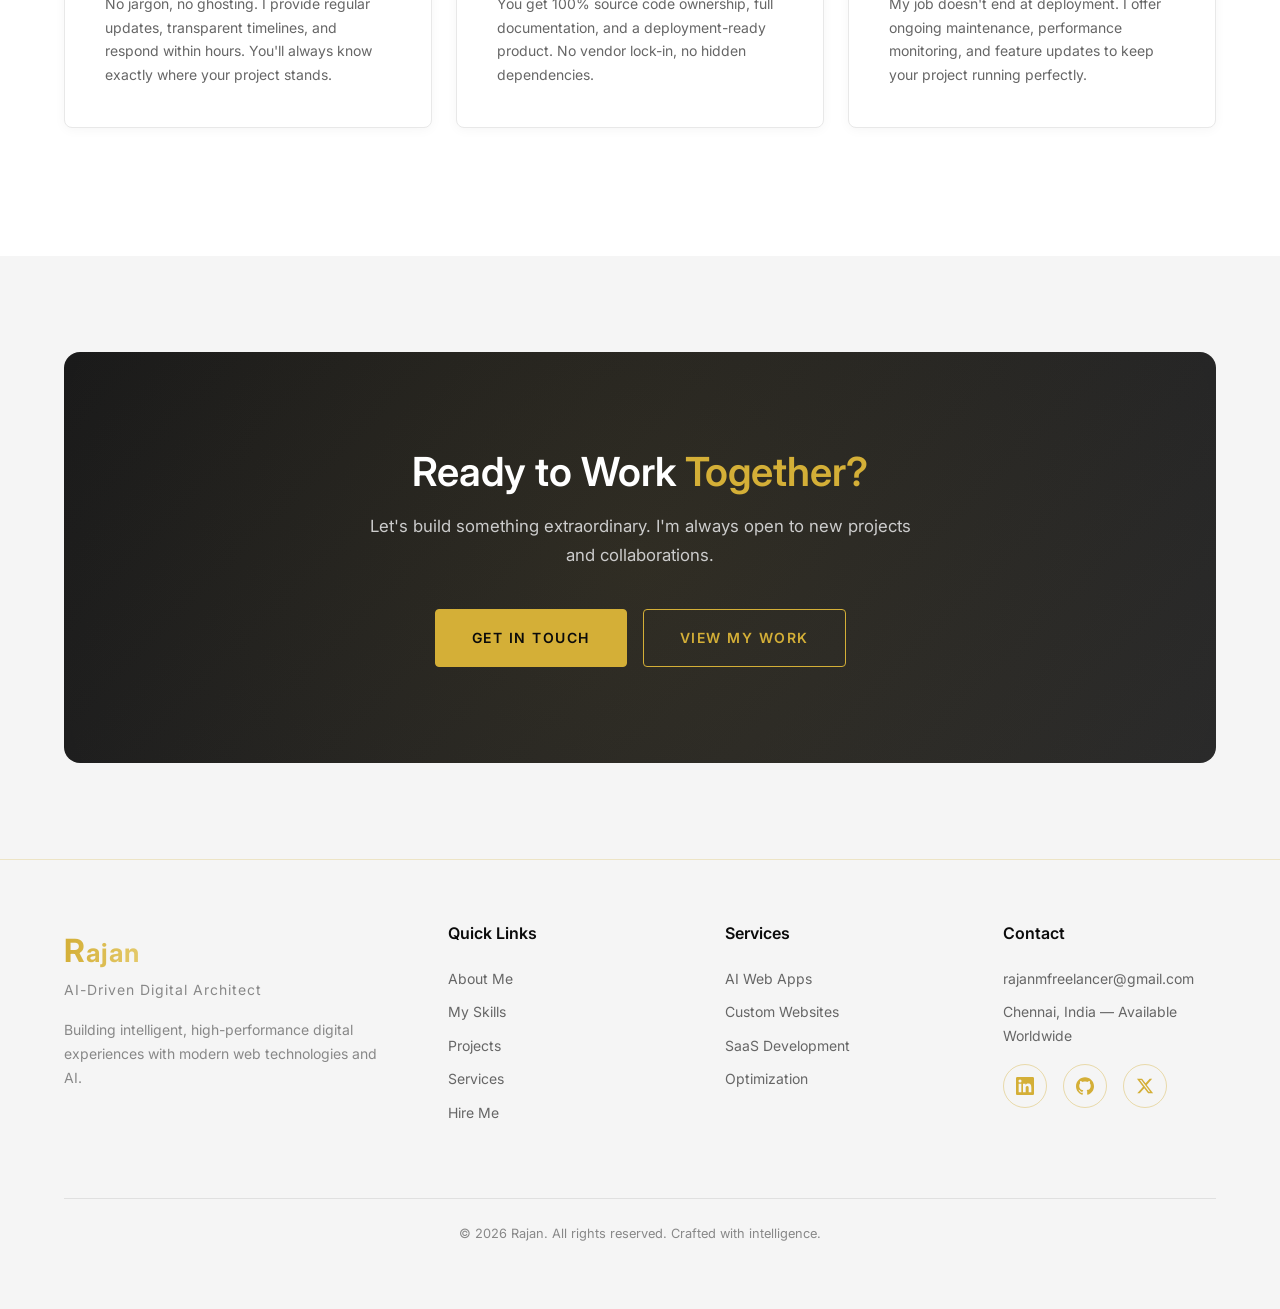
<file: about.html>
<!DOCTYPE html>
<html lang="en">

<head>
    <meta charset="UTF-8" />
    <meta name="viewport" content="width=device-width, initial-scale=1.0" />
    <title>About Rajan — AI-Powered Web Developer & Digital Architect</title>
    <meta name="description"
        content="Learn about Rajan — an AI-driven digital architect with 3+ years of experience building intelligent web applications, SaaS products, and AI-powered experiences." />
    <link rel="preconnect" href="https://fonts.googleapis.com" />
    <link rel="preconnect" href="https://fonts.gstatic.com" crossorigin />
    <link
        href="https://fonts.googleapis.com/css2?family=Playfair+Display:ital,wght@0,400;0,500;0,600;0,700;1,400&family=Inter:wght@300;400;500;600;700&display=swap"
        rel="stylesheet" />
    <link rel="stylesheet" href="styles.css" />
</head>

<body>

    <!-- NAVIGATION -->
    <nav class="navbar scrolled" id="navbar">
        <div class="nav-container">
            <a href="index.html" class="nav-logo"><span class="logo-text">R</span><span
                    class="logo-accent">ajan</span></a>
            <button class="nav-toggle" id="nav-toggle" aria-label="Toggle navigation"><span
                    class="hamburger"></span></button>
            <ul class="nav-menu" id="nav-menu">
                <li><a href="index.html" class="nav-link">Home</a></li>
                <li><a href="about.html" class="nav-link active">About</a></li>
                <li><a href="skills.html" class="nav-link">Skills</a></li>
                <li><a href="projects.html" class="nav-link">Projects</a></li>
                <li><a href="services.html" class="nav-link">Services</a></li>
                <li><a href="hire.html" class="nav-link nav-link--cta">Hire Me</a></li>
            </ul>
        </div>
    </nav>

    <!-- PAGE HERO -->
    <section class="page-hero">
        <div class="container">
            <p class="section-label reveal revealed">About Me</p>
            <h1 class="page-hero-title reveal revealed">The Story Behind<br /><span class="gold-text">The Code</span>
            </h1>
            <p class="section-subtitle reveal revealed">Passionate about merging AI with cutting-edge web technologies
                to build the future of digital experiences.</p>
            <div class="gold-divider"></div>
        </div>
    </section>

    <!-- INTRO BIO -->
    <section class="section section--light">
        <div class="container">
            <div class="split-section">
                <div class="split-left reveal">
                    <p class="section-label">Who I Am</p>
                    <h2 class="section-title section-title--dark">I'm Rajan —<br />An <span
                            class="gold-text">AI-Driven</span> Digital Architect</h2>
                    <p class="body-text">I'm a full-stack web developer and AI integration specialist based in India,
                        available worldwide for remote projects. I transform complex ideas into elegant, intelligent
                        applications that don't just look stunning — they think.</p>
                    <p class="body-text">With deep expertise in <strong>artificial intelligence</strong>,
                        <strong>automation</strong>, and <strong>scalable web architectures</strong>, I build solutions
                        that push boundaries. From intelligent chatbots to machine learning-powered platforms, every
                        project I deliver is engineered for performance, built for scale, and designed with obsessive
                        attention to detail.
                    </p>
                    <p class="body-text">My journey started with a fascination for how technology can solve real-world
                        problems. Today, I combine <strong>modern web development</strong> with <strong>artificial
                            intelligence</strong> to create digital experiences that are not just functional, but truly
                        intelligent. Every line of code I write is a step toward building smarter, faster, and more
                        intuitive web solutions.</p>
                </div>
                <div class="split-right reveal">
                    <div class="about-image-frame about-image-frame--large">
                        <img src="assets/rajan-profile.jpg" alt="Rajan - AI Web Developer" class="about-profile-img">
                        <div class="about-image-border"></div>
                    </div>
                </div>
            </div>
        </div>
    </section>

    <!-- STATS BAR -->
    <section class="section section--stats-bar">
        <div class="container">
            <div class="stats-bar reveal">
                <div class="stat-bar-item">
                    <span class="stat-bar-number">50+</span>
                    <span class="stat-bar-label">Projects Completed</span>
                </div>
                <div class="stat-bar-divider"></div>
                <div class="stat-bar-item">
                    <span class="stat-bar-number">30+</span>
                    <span class="stat-bar-label">Happy Clients</span>
                </div>
                <div class="stat-bar-divider"></div>
                <div class="stat-bar-item">
                    <span class="stat-bar-number">3+</span>
                    <span class="stat-bar-label">Years Experience</span>
                </div>
                <div class="stat-bar-divider"></div>
                <div class="stat-bar-item">
                    <span class="stat-bar-number">100%</span>
                    <span class="stat-bar-label">Client Satisfaction</span>
                </div>
                <div class="stat-bar-divider"></div>
                <div class="stat-bar-item">
                    <span class="stat-bar-number">15+</span>
                    <span class="stat-bar-label">AI Integrations</span>
                </div>
            </div>
        </div>
    </section>

    <!-- WHAT DRIVES ME -->
    <section class="section section--white">
        <div class="container">
            <div class="section-header reveal">
                <p class="section-label">My Philosophy</p>
                <h2 class="section-title section-title--dark">What Drives Me</h2>
                <div class="gold-divider"></div>
                <p class="section-subtitle">These core beliefs guide every project, every line of code, and every client
                    relationship.</p>
            </div>
            <div class="values-grid">
                <div class="value-card reveal">
                    <div class="skill-icon"><svg viewBox="0 0 24 24" fill="none" stroke="currentColor"
                            stroke-width="1.5">
                            <path
                                d="M9.813 15.904L9 18.75l-.813-2.846a4.5 4.5 0 00-3.09-3.09L2.25 12l2.846-.813a4.5 4.5 0 003.09-3.09L9 5.25l.813 2.846a4.5 4.5 0 003.09 3.09L15.75 12l-2.846.813a4.5 4.5 0 00-3.09 3.09z" />
                        </svg></div>
                    <h3 class="value-title">Innovation First</h3>
                    <p class="value-desc">I believe in pushing boundaries. Every project is an opportunity to explore
                        new possibilities with AI and modern web technologies. Mediocre solutions are never an option.
                    </p>
                </div>
                <div class="value-card reveal">
                    <div class="skill-icon"><svg viewBox="0 0 24 24" fill="none" stroke="currentColor"
                            stroke-width="1.5">
                            <path d="M3.75 13.5l10.5-11.25L12 10.5h8.25L9.75 21.75 12 13.5H3.75z" />
                        </svg></div>
                    <h3 class="value-title">Performance Obsessed</h3>
                    <p class="value-desc">Speed and efficiency aren't optional — they're fundamental. I optimize every
                        detail for blazing-fast, buttery-smooth user experiences that keep visitors engaged.</p>
                </div>
                <div class="value-card reveal">
                    <div class="skill-icon"><svg viewBox="0 0 24 24" fill="none" stroke="currentColor"
                            stroke-width="1.5">
                            <path
                                d="M9.53 16.122a3 3 0 00-5.78 1.128 2.25 2.25 0 01-2.4 2.245 4.5 4.5 0 008.4-2.245c0-.399-.078-.78-.22-1.128zm0 0a15.998 15.998 0 003.388-1.62m-5.043-.025a15.994 15.994 0 011.622-3.395m3.42 3.42a15.995 15.995 0 004.764-4.648l3.876-5.814a1.151 1.151 0 00-1.597-1.597L14.146 6.32a15.996 15.996 0 00-4.649 4.763m3.42 3.42a6.776 6.776 0 00-3.42-3.42" />
                        </svg></div>
                    <h3 class="value-title">Design Excellence</h3>
                    <p class="value-desc">Great design isn't just how it looks — it's how it works. I craft interfaces
                        that are beautiful, deeply intuitive, and drive real business results for clients.</p>
                </div>
                <div class="value-card reveal">
                    <div class="skill-icon"><svg viewBox="0 0 24 24" fill="none" stroke="currentColor"
                            stroke-width="1.5">
                            <path
                                d="M12 18v-5.25m0 0a6.01 6.01 0 001.5-.189m-1.5.189a6.01 6.01 0 01-1.5-.189m3.75 7.478a12.06 12.06 0 01-4.5 0m3.75 2.383a14.406 14.406 0 01-3 0M14.25 18v-.192c0-.983.658-1.823 1.508-2.316a7.5 7.5 0 10-7.517 0c.85.493 1.509 1.333 1.509 2.316V18" />
                        </svg></div>
                    <h3 class="value-title">AI-First Thinking</h3>
                    <p class="value-desc">I approach every challenge through the lens of AI. How can machine learning
                        make this smarter? How can automation save time? The future is intelligent software.</p>
                </div>
                <div class="value-card reveal">
                    <div class="skill-icon"><svg viewBox="0 0 24 24" fill="none" stroke="currentColor"
                            stroke-width="1.5">
                            <path
                                d="M18 18.72a9.094 9.094 0 003.741-.479 3 3 0 00-4.682-2.72m.94 3.198l.001.031c0 .225-.012.447-.037.666A11.944 11.944 0 0112 21c-2.17 0-4.207-.576-5.963-1.584A6.062 6.062 0 016 18.719m12 0a5.971 5.971 0 00-.941-3.197m0 0A5.995 5.995 0 0012 12.75a5.995 5.995 0 00-5.058 2.772m0 0a3 3 0 00-4.681 2.72 8.986 8.986 0 003.74.477m.94-3.197a5.971 5.971 0 00-.94 3.197M15 6.75a3 3 0 11-6 0 3 3 0 016 0zm6 3a2.25 2.25 0 11-4.5 0 2.25 2.25 0 014.5 0zm-13.5 0a2.25 2.25 0 11-4.5 0 2.25 2.25 0 014.5 0z" />
                        </svg></div>
                    <h3 class="value-title">Client Partnership</h3>
                    <p class="value-desc">I don't just build what you ask for — I partner with you to understand your
                        business, anticipate needs, and deliver solutions that exceed expectations every time.</p>
                </div>
                <div class="value-card reveal">
                    <div class="skill-icon"><svg viewBox="0 0 24 24" fill="none" stroke="currentColor"
                            stroke-width="1.5">
                            <path
                                d="M4.26 10.147a60.436 60.436 0 00-.491 6.347A48.627 48.627 0 0112 20.904a48.627 48.627 0 018.232-4.41 60.46 60.46 0 00-.491-6.347m-15.482 0a50.57 50.57 0 00-2.658-.813A59.905 59.905 0 0112 3.493a59.902 59.902 0 0110.399 5.84c-.896.248-1.783.52-2.658.814m-15.482 0A50.697 50.697 0 0112 13.489a50.702 50.702 0 017.74-3.342M6.75 15a.75.75 0 100-1.5.75.75 0 000 1.5zm0 0v-3.675A55.378 55.378 0 0112 8.443m-7.007 11.55A5.981 5.981 0 006.75 15.75v-1.5" />
                        </svg></div>
                    <h3 class="value-title">Continuous Learning</h3>
                    <p class="value-desc">Technology evolves daily — and so do I. I'm constantly exploring new
                        frameworks, AI models, and development practices to stay at the cutting edge.</p>
                </div>
            </div>
        </div>
    </section>

    <!-- MY JOURNEY TIMELINE -->
    <section class="section section--light">
        <div class="container">
            <div class="section-header reveal">
                <p class="section-label">My Journey</p>
                <h2 class="section-title section-title--dark">Experience Timeline</h2>
                <div class="gold-divider"></div>
            </div>
            <div class="timeline">
                <div class="timeline-item reveal">
                    <div class="timeline-marker"></div>
                    <div class="timeline-content">
                        <span class="timeline-year">2024 — Present</span>
                        <h3 class="timeline-title">AI-Powered Web Development Specialist</h3>
                        <p class="timeline-desc">Leading AI integration projects for clients worldwide. Building
                            intelligent chatbots, content generators, and AI-powered SaaS products using GPT-4, OpenAI
                            APIs, and modern web frameworks. Delivered 20+ AI-enhanced applications.</p>
                    </div>
                </div>
                <div class="timeline-item reveal">
                    <div class="timeline-marker"></div>
                    <div class="timeline-content">
                        <span class="timeline-year">2023 — 2024</span>
                        <h3 class="timeline-title">Full-Stack Developer & Freelancer</h3>
                        <p class="timeline-desc">Expanded into full-stack development with React, Next.js, and Node.js.
                            Built custom websites, e-commerce platforms, and web applications for startups and SMBs.
                            Grew client base to 30+ satisfied clients across multiple industries.</p>
                    </div>
                </div>
                <div class="timeline-item reveal">
                    <div class="timeline-marker"></div>
                    <div class="timeline-content">
                        <span class="timeline-year">2022 — 2023</span>
                        <h3 class="timeline-title">Front-End Developer</h3>
                        <p class="timeline-desc">Started my professional journey building responsive, pixel-perfect
                            websites. Mastered HTML, CSS, JavaScript, and learned React. Focused on UI/UX best
                            practices, performance optimization, and accessibility standards.</p>
                    </div>
                </div>
                <div class="timeline-item reveal">
                    <div class="timeline-marker"></div>
                    <div class="timeline-content">
                        <span class="timeline-year">2021 — 2022</span>
                        <h3 class="timeline-title">Self-Taught Developer</h3>
                        <p class="timeline-desc">Discovered my passion for coding and began learning web development
                            through online courses, projects, and relentless practice. Built my first portfolio site and
                            completed dozens of personal projects to sharpen skills.</p>
                    </div>
                </div>
            </div>
        </div>
    </section>

    <!-- WHY CHOOSE ME -->
    <section class="section section--white">
        <div class="container">
            <div class="section-header reveal">
                <p class="section-label">Why Me</p>
                <h2 class="section-title section-title--dark">What Makes Me Different</h2>
                <div class="gold-divider"></div>
                <p class="section-subtitle">In a world full of developers, here's why clients choose to work with me —
                    and keep coming back.</p>
            </div>
            <div class="features-grid">
                <div class="feature-item reveal">
                    <span class="feature-number">01</span>
                    <h3 class="feature-title">AI Expertise</h3>
                    <p class="feature-desc">Unlike traditional developers, I specialize in AI integration. Every project
                        gets the intelligence advantage — smarter features, automated workflows, and predictive
                        capabilities.</p>
                </div>
                <div class="feature-item reveal">
                    <span class="feature-number">02</span>
                    <h3 class="feature-title">Pixel-Perfect Design</h3>
                    <p class="feature-desc">I obsess over every detail. From typography to spacing to micro-animations,
                        your website will look and feel premium on every device, every time.</p>
                </div>
                <div class="feature-item reveal">
                    <span class="feature-number">03</span>
                    <h3 class="feature-title">Performance-First</h3>
                    <p class="feature-desc">100/100 Lighthouse scores aren't a dream — they're my standard. I build
                        blazing-fast websites that rank higher on Google and convert more visitors.</p>
                </div>
                <div class="feature-item reveal">
                    <span class="feature-number">04</span>
                    <h3 class="feature-title">Clear Communication</h3>
                    <p class="feature-desc">No jargon, no ghosting. I provide regular updates, transparent timelines,
                        and respond within hours. You'll always know exactly where your project stands.</p>
                </div>
                <div class="feature-item reveal">
                    <span class="feature-number">05</span>
                    <h3 class="feature-title">Full Ownership</h3>
                    <p class="feature-desc">You get 100% source code ownership, full documentation, and a
                        deployment-ready product. No vendor lock-in, no hidden dependencies.</p>
                </div>
                <div class="feature-item reveal">
                    <span class="feature-number">06</span>
                    <h3 class="feature-title">Post-Launch Support</h3>
                    <p class="feature-desc">My job doesn't end at deployment. I offer ongoing maintenance, performance
                        monitoring, and feature updates to keep your project running perfectly.</p>
                </div>
            </div>
        </div>
    </section>

    <!-- CTA -->
    <section class="section section--cta-banner">
        <div class="container">
            <div class="cta-banner reveal">
                <h2 class="cta-banner-title">Ready to Work <span class="gold-text">Together?</span></h2>
                <p class="cta-banner-text">Let's build something extraordinary. I'm always open to new projects and
                    collaborations.</p>
                <div class="cta-banner-buttons">
                    <a href="hire.html" class="btn btn--solid">Get In Touch</a>
                    <a href="projects.html" class="btn btn--outline">View My Work</a>
                </div>
            </div>
        </div>
    </section>

    <!-- FOOTER -->
    <footer class="footer">
        <div class="container">
            <div class="footer-grid">
                <div class="footer-col">
                    <a href="index.html" class="nav-logo"><span class="logo-text">R</span><span
                            class="logo-accent">ajan</span></a>
                    <p class="footer-tagline">AI-Driven Digital Architect</p>
                    <p class="footer-bio">Building intelligent, high-performance digital experiences with modern web
                        technologies and AI.</p>
                </div>
                <div class="footer-col">
                    <h4 class="footer-heading">Quick Links</h4>
                    <ul class="footer-nav">
                        <li><a href="about.html">About Me</a></li>
                        <li><a href="skills.html">My Skills</a></li>
                        <li><a href="projects.html">Projects</a></li>
                        <li><a href="services.html">Services</a></li>
                        <li><a href="hire.html">Hire Me</a></li>
                    </ul>
                </div>
                <div class="footer-col">
                    <h4 class="footer-heading">Services</h4>
                    <ul class="footer-nav">
                        <li><a href="services.html">AI Web Apps</a></li>
                        <li><a href="services.html">Custom Websites</a></li>
                        <li><a href="services.html">SaaS Development</a></li>
                        <li><a href="services.html">Optimization</a></li>
                    </ul>
                </div>
                <div class="footer-col">
                    <h4 class="footer-heading">Contact</h4>
                    <ul class="footer-nav">
                        <li>rajanmfreelancer@gmail.com</li>
                        <li>Chennai, India — Available Worldwide</li>
                    </ul>
                    <div class="social-links" style="margin-top:1rem;">
                        <a href="#" class="social-link" aria-label="LinkedIn"><svg viewBox="0 0 24 24"
                                fill="currentColor">
                                <path
                                    d="M20.447 20.452h-3.554v-5.569c0-1.328-.027-3.037-1.852-3.037-1.853 0-2.136 1.445-2.136 2.939v5.667H9.351V9h3.414v1.561h.046c.477-.9 1.637-1.85 3.37-1.85 3.601 0 4.267 2.37 4.267 5.455v6.286zM5.337 7.433a2.062 2.062 0 01-2.063-2.065 2.064 2.064 0 112.063 2.065zm1.782 13.019H3.555V9h3.564v11.452zM22.225 0H1.771C.792 0 0 .774 0 1.729v20.542C0 23.227.792 24 1.771 24h20.451C23.2 24 24 23.227 24 22.271V1.729C24 .774 23.2 0 22.222 0h.003z" />
                            </svg></a>
                        <a href="#" class="social-link" aria-label="GitHub"><svg viewBox="0 0 24 24"
                                fill="currentColor">
                                <path
                                    d="M12 .297c-6.63 0-12 5.373-12 12 0 5.303 3.438 9.8 8.205 11.385.6.113.82-.258.82-.577 0-.285-.01-1.04-.015-2.04-3.338.724-4.042-1.61-4.042-1.61C4.422 18.07 3.633 17.7 3.633 17.7c-1.087-.744.084-.729.084-.729 1.205.084 1.838 1.236 1.838 1.236 1.07 1.835 2.809 1.305 3.495.998.108-.776.417-1.305.76-1.605-2.665-.3-5.466-1.332-5.466-5.93 0-1.31.465-2.38 1.235-3.22-.135-.303-.54-1.523.105-3.176 0 0 1.005-.322 3.3 1.23.96-.267 1.98-.399 3-.405 1.02.006 2.04.138 3 .405 2.28-1.552 3.285-1.23 3.285-1.23.645 1.653.24 2.873.12 3.176.765.84 1.23 1.91 1.23 3.22 0 4.61-2.805 5.625-5.475 5.92.42.36.81 1.096.81 2.22 0 1.606-.015 2.896-.015 3.286 0 .315.21.69.825.57C20.565 22.092 24 17.592 24 12.297c0-6.627-5.373-12-12-12" />
                            </svg></a>
                        <a href="#" class="social-link" aria-label="Twitter / X"><svg viewBox="0 0 24 24"
                                fill="currentColor">
                                <path
                                    d="M18.244 2.25h3.308l-7.227 8.26 8.502 11.24H16.17l-5.214-6.817L4.99 21.75H1.68l7.73-8.835L1.254 2.25H8.08l4.713 6.231zm-1.161 17.52h1.833L7.084 4.126H5.117z" />
                            </svg></a>
                    </div>
                </div>
            </div>
            <div class="footer-bottom">
                <p class="footer-copy">&copy; 2026 Rajan. All rights reserved. Crafted with intelligence.</p>
            </div>
        </div>
    </footer>
    <script src="script.js"></script>
</body>

</html>
</file>
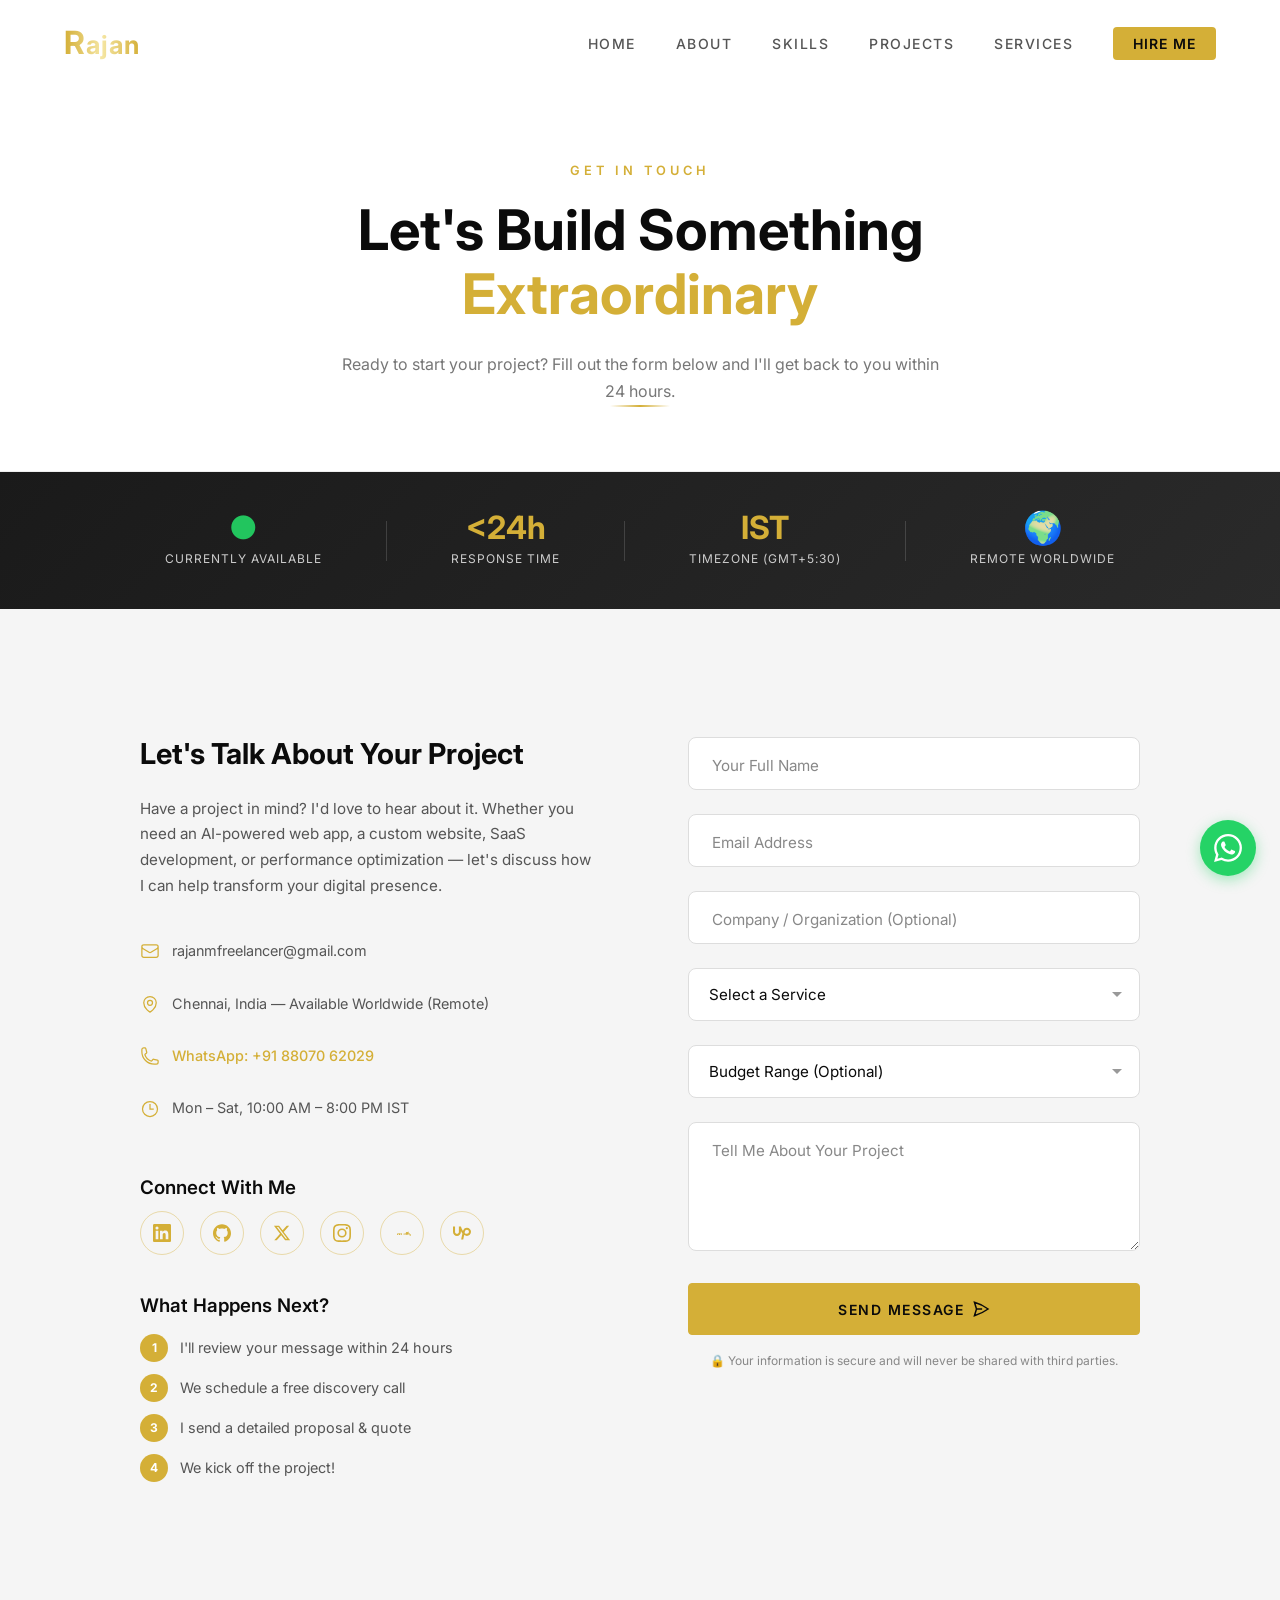
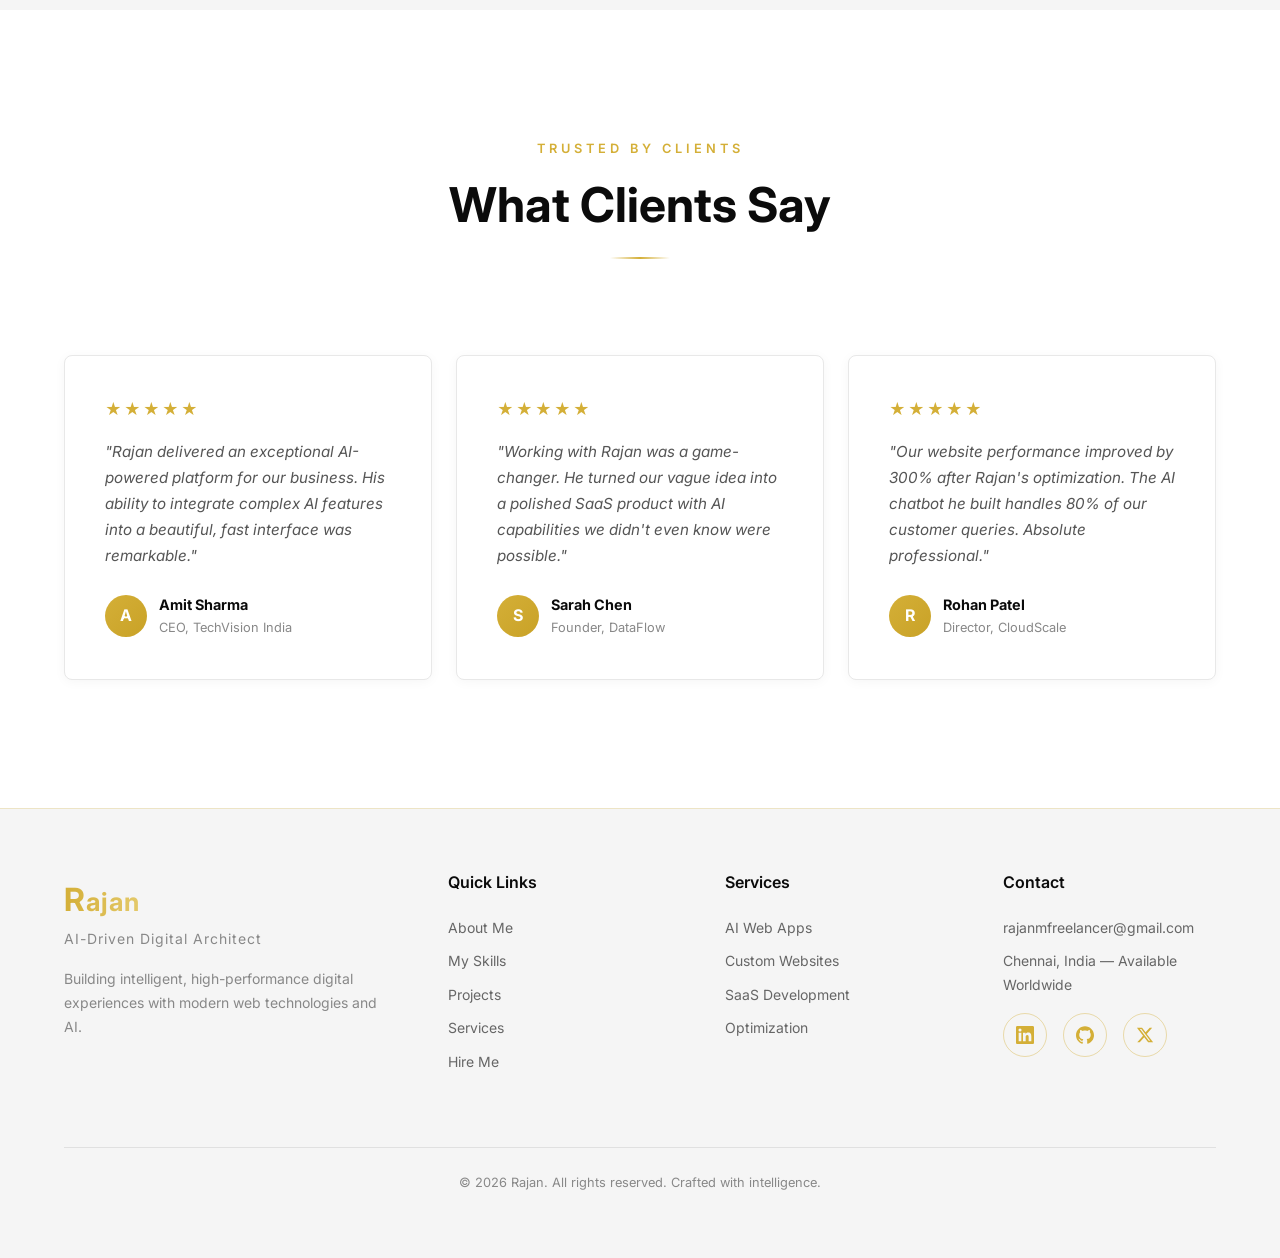
<file: hire.html>
<!DOCTYPE html>
<html lang="en">

<head>
    <meta charset="UTF-8" />
    <meta name="viewport" content="width=device-width, initial-scale=1.0" />
    <title>Hire Me — Rajan | AI-Powered Web Developer</title>
    <meta name="description"
        content="Hire Rajan for AI web apps, custom websites, SaaS products, and optimization. Available worldwide for remote projects." />
    <link rel="preconnect" href="https://fonts.googleapis.com" />
    <link rel="preconnect" href="https://fonts.gstatic.com" crossorigin />
    <link
        href="https://fonts.googleapis.com/css2?family=Playfair+Display:ital,wght@0,400;0,500;0,600;0,700;1,400&family=Inter:wght@300;400;500;600;700&display=swap"
        rel="stylesheet" />
    <link rel="stylesheet" href="styles.css" />
</head>

<body>
    <nav class="navbar scrolled" id="navbar">
        <div class="nav-container">
            <a href="index.html" class="nav-logo"><span class="logo-text">R</span><span
                    class="logo-accent">ajan</span></a>
            <button class="nav-toggle" id="nav-toggle" aria-label="Toggle navigation"><span
                    class="hamburger"></span></button>
            <ul class="nav-menu" id="nav-menu">
                <li><a href="index.html" class="nav-link">Home</a></li>
                <li><a href="about.html" class="nav-link">About</a></li>
                <li><a href="skills.html" class="nav-link">Skills</a></li>
                <li><a href="projects.html" class="nav-link">Projects</a></li>
                <li><a href="services.html" class="nav-link">Services</a></li>
                <li><a href="hire.html" class="nav-link nav-link--cta active">Hire Me</a></li>
            </ul>
        </div>
    </nav>

    <section class="page-hero">
        <div class="container">
            <p class="section-label reveal revealed">Get In Touch</p>
            <h1 class="page-hero-title reveal revealed">Let's Build Something<br /><span
                    class="gold-text">Extraordinary</span></h1>
            <p class="section-subtitle reveal revealed">Ready to start your project? Fill out the form below and I'll
                get back to you within 24 hours.</p>
            <div class="gold-divider"></div>
        </div>
    </section>

    <!-- AVAILABILITY STATUS -->
    <section class="section section--stats-bar">
        <div class="container">
            <div class="stats-bar reveal">
                <div class="stat-bar-item">
                    <span class="stat-bar-number" style="color: #22c55e;">●</span>
                    <span class="stat-bar-label">Currently Available</span>
                </div>
                <div class="stat-bar-divider"></div>
                <div class="stat-bar-item">
                    <span class="stat-bar-number">&lt;24h</span>
                    <span class="stat-bar-label">Response Time</span>
                </div>
                <div class="stat-bar-divider"></div>
                <div class="stat-bar-item">
                    <span class="stat-bar-number">IST</span>
                    <span class="stat-bar-label">Timezone (GMT+5:30)</span>
                </div>
                <div class="stat-bar-divider"></div>
                <div class="stat-bar-item">
                    <span class="stat-bar-number">🌍</span>
                    <span class="stat-bar-label">Remote Worldwide</span>
                </div>
            </div>
        </div>
    </section>

    <!-- CONTACT FORM + INFO -->
    <section class="section section--light">
        <div class="container">
            <div class="contact-grid">
                <div class="contact-info reveal">
                    <h2 class="section-title section-title--dark" style="font-size:1.8rem;">Let's Talk About Your
                        Project</h2>
                    <p class="contact-intro">Have a project in mind? I'd love to hear about it. Whether you need an
                        AI-powered web app, a custom website, SaaS development, or performance optimization — let's
                        discuss how I can help transform your digital presence.</p>

                    <div class="contact-details">
                        <div class="contact-item">
                            <svg viewBox="0 0 24 24" fill="none" stroke="currentColor" stroke-width="1.5">
                                <path
                                    d="M21.75 6.75v10.5a2.25 2.25 0 01-2.25 2.25h-15a2.25 2.25 0 01-2.25-2.25V6.75m19.5 0A2.25 2.25 0 0019.5 4.5h-15a2.25 2.25 0 00-2.25 2.25m19.5 0v.243a2.25 2.25 0 01-1.07 1.916l-7.5 4.615a2.25 2.25 0 01-2.36 0L3.32 8.91a2.25 2.25 0 01-1.07-1.916V6.75" />
                            </svg>
                            <span>rajanmfreelancer@gmail.com</span>
                        </div>
                        <div class="contact-item">
                            <svg viewBox="0 0 24 24" fill="none" stroke="currentColor" stroke-width="1.5">
                                <path d="M15 10.5a3 3 0 11-6 0 3 3 0 016 0z" />
                                <path
                                    d="M19.5 10.5c0 7.142-7.5 11.25-7.5 11.25S4.5 17.642 4.5 10.5a7.5 7.5 0 1115 0z" />
                            </svg>
                            <span>Chennai, India — Available Worldwide (Remote)</span>
                        </div>
                        <div class="contact-item">
                            <svg viewBox="0 0 24 24" fill="none" stroke="currentColor" stroke-width="1.5">
                                <path
                                    d="M2.25 6.75c0 8.284 6.716 15 15 15h2.25a2.25 2.25 0 002.25-2.25v-1.372c0-.516-.351-.966-.852-1.091l-4.423-1.106c-.44-.11-.902.055-1.173.417l-.97 1.293c-.282.376-.769.542-1.21.38a12.035 12.035 0 01-7.143-7.143c-.162-.441.004-.928.38-1.21l1.293-.97c.363-.271.527-.734.417-1.173L6.963 3.102a1.125 1.125 0 00-1.091-.852H4.5A2.25 2.25 0 002.25 4.5v2.25z" />
                            </svg>
                            <span><a href="https://wa.me/918807062029?text=Hi%20Rajan%2C%20I%27m%20interested%20in%20your%20services"
                                    target="_blank" rel="noopener"
                                    style="color: var(--gold); font-weight: 500;">WhatsApp: +91 88070 62029</a></span>
                        </div>
                        <div class="contact-item">
                            <svg viewBox="0 0 24 24" fill="none" stroke="currentColor" stroke-width="1.5">
                                <path d="M12 6v6h4.5m4.5 0a9 9 0 11-18 0 9 9 0 0118 0z" />
                            </svg>
                            <span>Mon – Sat, 10:00 AM – 8:00 PM IST</span>
                        </div>
                    </div>

                    <h3 style="font-family:var(--font-heading); color:var(--black); margin:2rem 0 0.75rem;">Connect With
                        Me</h3>
                    <div class="social-links">
                        <a href="#" class="social-link" aria-label="LinkedIn"><svg viewBox="0 0 24 24"
                                fill="currentColor">
                                <path
                                    d="M20.447 20.452h-3.554v-5.569c0-1.328-.027-3.037-1.852-3.037-1.853 0-2.136 1.445-2.136 2.939v5.667H9.351V9h3.414v1.561h.046c.477-.9 1.637-1.85 3.37-1.85 3.601 0 4.267 2.37 4.267 5.455v6.286zM5.337 7.433a2.062 2.062 0 01-2.063-2.065 2.064 2.064 0 112.063 2.065zm1.782 13.019H3.555V9h3.564v11.452zM22.225 0H1.771C.792 0 0 .774 0 1.729v20.542C0 23.227.792 24 1.771 24h20.451C23.2 24 24 23.227 24 22.271V1.729C24 .774 23.2 0 22.222 0h.003z" />
                            </svg></a>
                        <a href="#" class="social-link" aria-label="GitHub"><svg viewBox="0 0 24 24"
                                fill="currentColor">
                                <path
                                    d="M12 .297c-6.63 0-12 5.373-12 12 0 5.303 3.438 9.8 8.205 11.385.6.113.82-.258.82-.577 0-.285-.01-1.04-.015-2.04-3.338.724-4.042-1.61-4.042-1.61C4.422 18.07 3.633 17.7 3.633 17.7c-1.087-.744.084-.729.084-.729 1.205.084 1.838 1.236 1.838 1.236 1.07 1.835 2.809 1.305 3.495.998.108-.776.417-1.305.76-1.605-2.665-.3-5.466-1.332-5.466-5.93 0-1.31.465-2.38 1.235-3.22-.135-.303-.54-1.523.105-3.176 0 0 1.005-.322 3.3 1.23.96-.267 1.98-.399 3-.405 1.02.006 2.04.138 3 .405 2.28-1.552 3.285-1.23 3.285-1.23.645 1.653.24 2.873.12 3.176.765.84 1.23 1.91 1.23 3.22 0 4.61-2.805 5.625-5.475 5.92.42.36.81 1.096.81 2.22 0 1.606-.015 2.896-.015 3.286 0 .315.21.69.825.57C20.565 22.092 24 17.592 24 12.297c0-6.627-5.373-12-12-12" />
                            </svg></a>
                        <a href="#" class="social-link" aria-label="Twitter / X"><svg viewBox="0 0 24 24"
                                fill="currentColor">
                                <path
                                    d="M18.244 2.25h3.308l-7.227 8.26 8.502 11.24H16.17l-5.214-6.817L4.99 21.75H1.68l7.73-8.835L1.254 2.25H8.08l4.713 6.231zm-1.161 17.52h1.833L7.084 4.126H5.117z" />
                            </svg></a>
                        <a href="#" class="social-link" aria-label="Instagram"><svg viewBox="0 0 24 24"
                                fill="currentColor">
                                <path
                                    d="M12 2.163c3.204 0 3.584.012 4.85.07 3.252.148 4.771 1.691 4.919 4.919.058 1.265.069 1.645.069 4.849 0 3.205-.012 3.584-.069 4.849-.149 3.225-1.664 4.771-4.919 4.919-1.266.058-1.644.07-4.85.07-3.204 0-3.584-.012-4.849-.07-3.26-.149-4.771-1.699-4.919-4.92-.058-1.265-.07-1.644-.07-4.849 0-3.204.013-3.583.07-4.849.149-3.227 1.664-4.771 4.919-4.919 1.266-.057 1.645-.069 4.849-.069zM12 0C8.741 0 8.333.014 7.053.072 2.695.272.273 2.69.073 7.052.014 8.333 0 8.741 0 12c0 3.259.014 3.668.072 4.948.2 4.358 2.618 6.78 6.98 6.98C8.333 23.986 8.741 24 12 24c3.259 0 3.668-.014 4.948-.072 4.354-.2 6.782-2.618 6.979-6.98.059-1.28.073-1.689.073-4.948 0-3.259-.014-3.667-.072-4.947-.196-4.354-2.617-6.78-6.979-6.98C15.668.014 15.259 0 12 0zm0 5.838a6.162 6.162 0 100 12.324 6.162 6.162 0 000-12.324zM12 16a4 4 0 110-8 4 4 0 010 8zm6.406-11.845a1.44 1.44 0 100 2.881 1.44 1.44 0 000-2.881z" />
                            </svg></a>
                        <a href="#" class="social-link" aria-label="Fiverr"><svg viewBox="0 0 24 24" fill="currentColor"
                                width="18" height="18">
                                <path
                                    d="M23.004 15.588a.995.995 0 10.002-1.99.995.995 0 00-.002 1.99zm-.996-3.705h-.85c-.546 0-.836.312-.836.71v1.29h-.842V12.59h.012l.012-.07c.059-.346.29-.77.87-.77h.635V10.28h-.463c-.944 0-1.534.51-1.813 1.187l-.009-.836h-1.68v.452l.058.005c.422.045.63.258.63.728v2.073h-.63V14.34h2.5v-.452h-.003l-.005-.003v-1.61c0-.206.1-.37.388-.37h.842v1.983h-.002V14.34h1.17v-2.457zM11.588 12.59v.393h.003v1.76h-1.29v-1.317c0-.199-.061-.3-.214-.3h-.82v1.617H7.876l.003-1.617h-.82c-.152 0-.213.101-.213.299v1.317h-1.29V12.59h.002V12.59h1.29v.073c.162-.12.373-.17.627-.17h.716c.253 0 .465.05.627.17v-.073h1.289v.073c.162-.12.373-.17.627-.17h.717c.254 0 .465.05.627.17v-.073h.014zm4.508-.097c-.254 0-.465.05-.627.17v-.073h-1.29v1.753h1.29v-1.317c0-.199.062-.3.215-.3h.819v1.617h1.39V12.59l-.007-.097h-1.79z" />
                            </svg></a>
                        <a href="#" class="social-link" aria-label="Upwork"><svg viewBox="0 0 24 24" fill="currentColor"
                                width="18" height="18">
                                <path
                                    d="M18.561 13.158c-1.102 0-2.135-.467-3.074-1.227l.228-1.076.008-.042c.207-1.143.849-3.06 2.839-3.06 1.492 0 2.703 1.212 2.703 2.703-.001 1.489-1.212 2.702-2.704 2.702zm0-8.14c-2.539 0-4.51 1.649-5.31 4.366-1.22-1.834-2.148-4.036-2.687-5.892H7.828v7.112c-.002 1.406-1.141 2.546-2.547 2.548-1.405-.002-2.543-1.143-2.545-2.548V3.492H0v7.112c0 2.914 2.37 5.303 5.281 5.303 2.913 0 5.283-2.389 5.283-5.303v-1.19c.529 1.107 1.182 2.229 1.974 3.221l-1.673 7.873h2.797l1.213-5.71c1.063.679 2.285 1.109 3.686 1.109 3 0 5.439-2.452 5.439-5.45 0-3-2.439-5.439-5.439-5.439z" />
                            </svg></a>
                    </div>

                    <div class="what-to-expect" style="margin-top: 2.5rem;">
                        <h3 style="font-family:var(--font-heading); color:var(--black); margin-bottom: 1rem;">What
                            Happens Next?</h3>
                        <div class="expect-steps">
                            <div class="expect-step"><span class="expect-num">1</span><span>I'll review your message
                                    within 24 hours</span></div>
                            <div class="expect-step"><span class="expect-num">2</span><span>We schedule a free discovery
                                    call</span></div>
                            <div class="expect-step"><span class="expect-num">3</span><span>I send a detailed proposal &
                                    quote</span></div>
                            <div class="expect-step"><span class="expect-num">4</span><span>We kick off the
                                    project!</span></div>
                        </div>
                    </div>
                </div>

                <form class="contact-form reveal" id="contact-form">
                    <div class="form-group">
                        <input type="text" id="form-name" class="form-input" placeholder=" " required />
                        <label for="form-name" class="form-label">Your Full Name</label>
                    </div>
                    <div class="form-group">
                        <input type="email" id="form-email" class="form-input" placeholder=" " required />
                        <label for="form-email" class="form-label">Email Address</label>
                    </div>
                    <div class="form-group">
                        <input type="text" id="form-company" class="form-input" placeholder=" " />
                        <label for="form-company" class="form-label">Company / Organization (Optional)</label>
                    </div>
                    <div class="form-group">
                        <select id="form-service" class="form-input form-select" required>
                            <option value="" disabled selected>Select a Service</option>
                            <option value="ai-web-app">AI Web Application</option>
                            <option value="custom-website">Custom Website</option>
                            <option value="saas">SaaS Development</option>
                            <option value="optimization">Performance & SEO Optimization</option>
                            <option value="other">Other / Not Sure</option>
                        </select>
                    </div>
                    <div class="form-group">
                        <select id="form-budget" class="form-input form-select">
                            <option value="" disabled selected>Budget Range (Optional)</option>
                            <option value="10-25k">₹10,000 – ₹25,000</option>
                            <option value="25-50k">₹25,000 – ₹50,000</option>
                            <option value="50-100k">₹50,000 – ₹1,00,000</option>
                            <option value="100k+">₹1,00,000+</option>
                        </select>
                    </div>
                    <div class="form-group">
                        <textarea id="form-message" class="form-input form-textarea" placeholder=" " rows="5"
                            required></textarea>
                        <label for="form-message" class="form-label">Tell Me About Your Project</label>
                    </div>
                    <button type="submit" class="btn btn--solid btn--full" id="form-submit">
                        <span>Send Message</span>
                        <svg viewBox="0 0 24 24" fill="none" stroke="currentColor" stroke-width="2">
                            <path
                                d="M6 12L3.269 3.126A59.768 59.768 0 0121.485 12 59.77 59.77 0 013.27 20.876L5.999 12zm0 0h7.5" />
                        </svg>
                    </button>
                    <p class="form-notice">🔒 Your information is secure and will never be shared with third parties.
                    </p>
                </form>
            </div>
        </div>
    </section>

    <!-- TESTIMONIAL SNIPPET -->
    <section class="section section--white">
        <div class="container">
            <div class="section-header reveal">
                <p class="section-label">Trusted By Clients</p>
                <h2 class="section-title section-title--dark">What Clients Say</h2>
                <div class="gold-divider"></div>
            </div>
            <div class="testimonials-grid">
                <div class="testimonial-card reveal">
                    <div class="testimonial-stars">★★★★★</div>
                    <p class="testimonial-text">"Rajan delivered an exceptional AI-powered platform for our business.
                        His ability to integrate complex AI features into a beautiful, fast interface was remarkable."
                    </p>
                    <div class="testimonial-author">
                        <div class="testimonial-avatar">A</div>
                        <div><strong class="testimonial-name">Amit Sharma</strong><span class="testimonial-role">CEO,
                                TechVision India</span></div>
                    </div>
                </div>
                <div class="testimonial-card reveal">
                    <div class="testimonial-stars">★★★★★</div>
                    <p class="testimonial-text">"Working with Rajan was a game-changer. He turned our vague idea into a
                        polished SaaS product with AI capabilities we didn't even know were possible."</p>
                    <div class="testimonial-author">
                        <div class="testimonial-avatar">S</div>
                        <div><strong class="testimonial-name">Sarah Chen</strong><span class="testimonial-role">Founder,
                                DataFlow</span></div>
                    </div>
                </div>
                <div class="testimonial-card reveal">
                    <div class="testimonial-stars">★★★★★</div>
                    <p class="testimonial-text">"Our website performance improved by 300% after Rajan's optimization.
                        The AI chatbot he built handles 80% of our customer queries. Absolute professional."</p>
                    <div class="testimonial-author">
                        <div class="testimonial-avatar">R</div>
                        <div><strong class="testimonial-name">Rohan Patel</strong><span
                                class="testimonial-role">Director, CloudScale</span></div>
                    </div>
                </div>
            </div>
        </div>
    </section>

    <footer class="footer">
        <div class="container">
            <div class="footer-grid">
                <div class="footer-col"><a href="index.html" class="nav-logo"><span class="logo-text">R</span><span
                            class="logo-accent">ajan</span></a>
                    <p class="footer-tagline">AI-Driven Digital Architect</p>
                    <p class="footer-bio">Building intelligent, high-performance digital experiences with modern web
                        technologies and AI.</p>
                </div>
                <div class="footer-col">
                    <h4 class="footer-heading">Quick Links</h4>
                    <ul class="footer-nav">
                        <li><a href="about.html">About Me</a></li>
                        <li><a href="skills.html">My Skills</a></li>
                        <li><a href="projects.html">Projects</a></li>
                        <li><a href="services.html">Services</a></li>
                        <li><a href="hire.html">Hire Me</a></li>
                    </ul>
                </div>
                <div class="footer-col">
                    <h4 class="footer-heading">Services</h4>
                    <ul class="footer-nav">
                        <li><a href="services.html">AI Web Apps</a></li>
                        <li><a href="services.html">Custom Websites</a></li>
                        <li><a href="services.html">SaaS Development</a></li>
                        <li><a href="services.html">Optimization</a></li>
                    </ul>
                </div>
                <div class="footer-col">
                    <h4 class="footer-heading">Contact</h4>
                    <ul class="footer-nav">
                        <li>rajanmfreelancer@gmail.com</li>
                        <li>Chennai, India — Available Worldwide</li>
                    </ul>
                    <div class="social-links" style="margin-top:1rem;"><a href="#" class="social-link"
                            aria-label="LinkedIn"><svg viewBox="0 0 24 24" fill="currentColor">
                                <path
                                    d="M20.447 20.452h-3.554v-5.569c0-1.328-.027-3.037-1.852-3.037-1.853 0-2.136 1.445-2.136 2.939v5.667H9.351V9h3.414v1.561h.046c.477-.9 1.637-1.85 3.37-1.85 3.601 0 4.267 2.37 4.267 5.455v6.286zM5.337 7.433a2.062 2.062 0 01-2.063-2.065 2.064 2.064 0 112.063 2.065zm1.782 13.019H3.555V9h3.564v11.452zM22.225 0H1.771C.792 0 0 .774 0 1.729v20.542C0 23.227.792 24 1.771 24h20.451C23.2 24 24 23.227 24 22.271V1.729C24 .774 23.2 0 22.222 0h.003z" />
                            </svg></a><a href="#" class="social-link" aria-label="GitHub"><svg viewBox="0 0 24 24"
                                fill="currentColor">
                                <path
                                    d="M12 .297c-6.63 0-12 5.373-12 12 0 5.303 3.438 9.8 8.205 11.385.6.113.82-.258.82-.577 0-.285-.01-1.04-.015-2.04-3.338.724-4.042-1.61-4.042-1.61C4.422 18.07 3.633 17.7 3.633 17.7c-1.087-.744.084-.729.084-.729 1.205.084 1.838 1.236 1.838 1.236 1.07 1.835 2.809 1.305 3.495.998.108-.776.417-1.305.76-1.605-2.665-.3-5.466-1.332-5.466-5.93 0-1.31.465-2.38 1.235-3.22-.135-.303-.54-1.523.105-3.176 0 0 1.005-.322 3.3 1.23.96-.267 1.98-.399 3-.405 1.02.006 2.04.138 3 .405 2.28-1.552 3.285-1.23 3.285-1.23.645 1.653.24 2.873.12 3.176.765.84 1.23 1.91 1.23 3.22 0 4.61-2.805 5.625-5.475 5.92.42.36.81 1.096.81 2.22 0 1.606-.015 2.896-.015 3.286 0 .315.21.69.825.57C20.565 22.092 24 17.592 24 12.297c0-6.627-5.373-12-12-12" />
                            </svg></a><a href="#" class="social-link" aria-label="Twitter"><svg viewBox="0 0 24 24"
                                fill="currentColor">
                                <path
                                    d="M18.244 2.25h3.308l-7.227 8.26 8.502 11.24H16.17l-5.214-6.817L4.99 21.75H1.68l7.73-8.835L1.254 2.25H8.08l4.713 6.231zm-1.161 17.52h1.833L7.084 4.126H5.117z" />
                            </svg></a></div>
                </div>
            </div>
            <div class="footer-bottom">
                <p class="footer-copy">&copy; 2026 Rajan. All rights reserved. Crafted with intelligence.</p>
            </div>
        </div>
    </footer>
    <script src="script.js"></script>
</body>

</html>
</file>
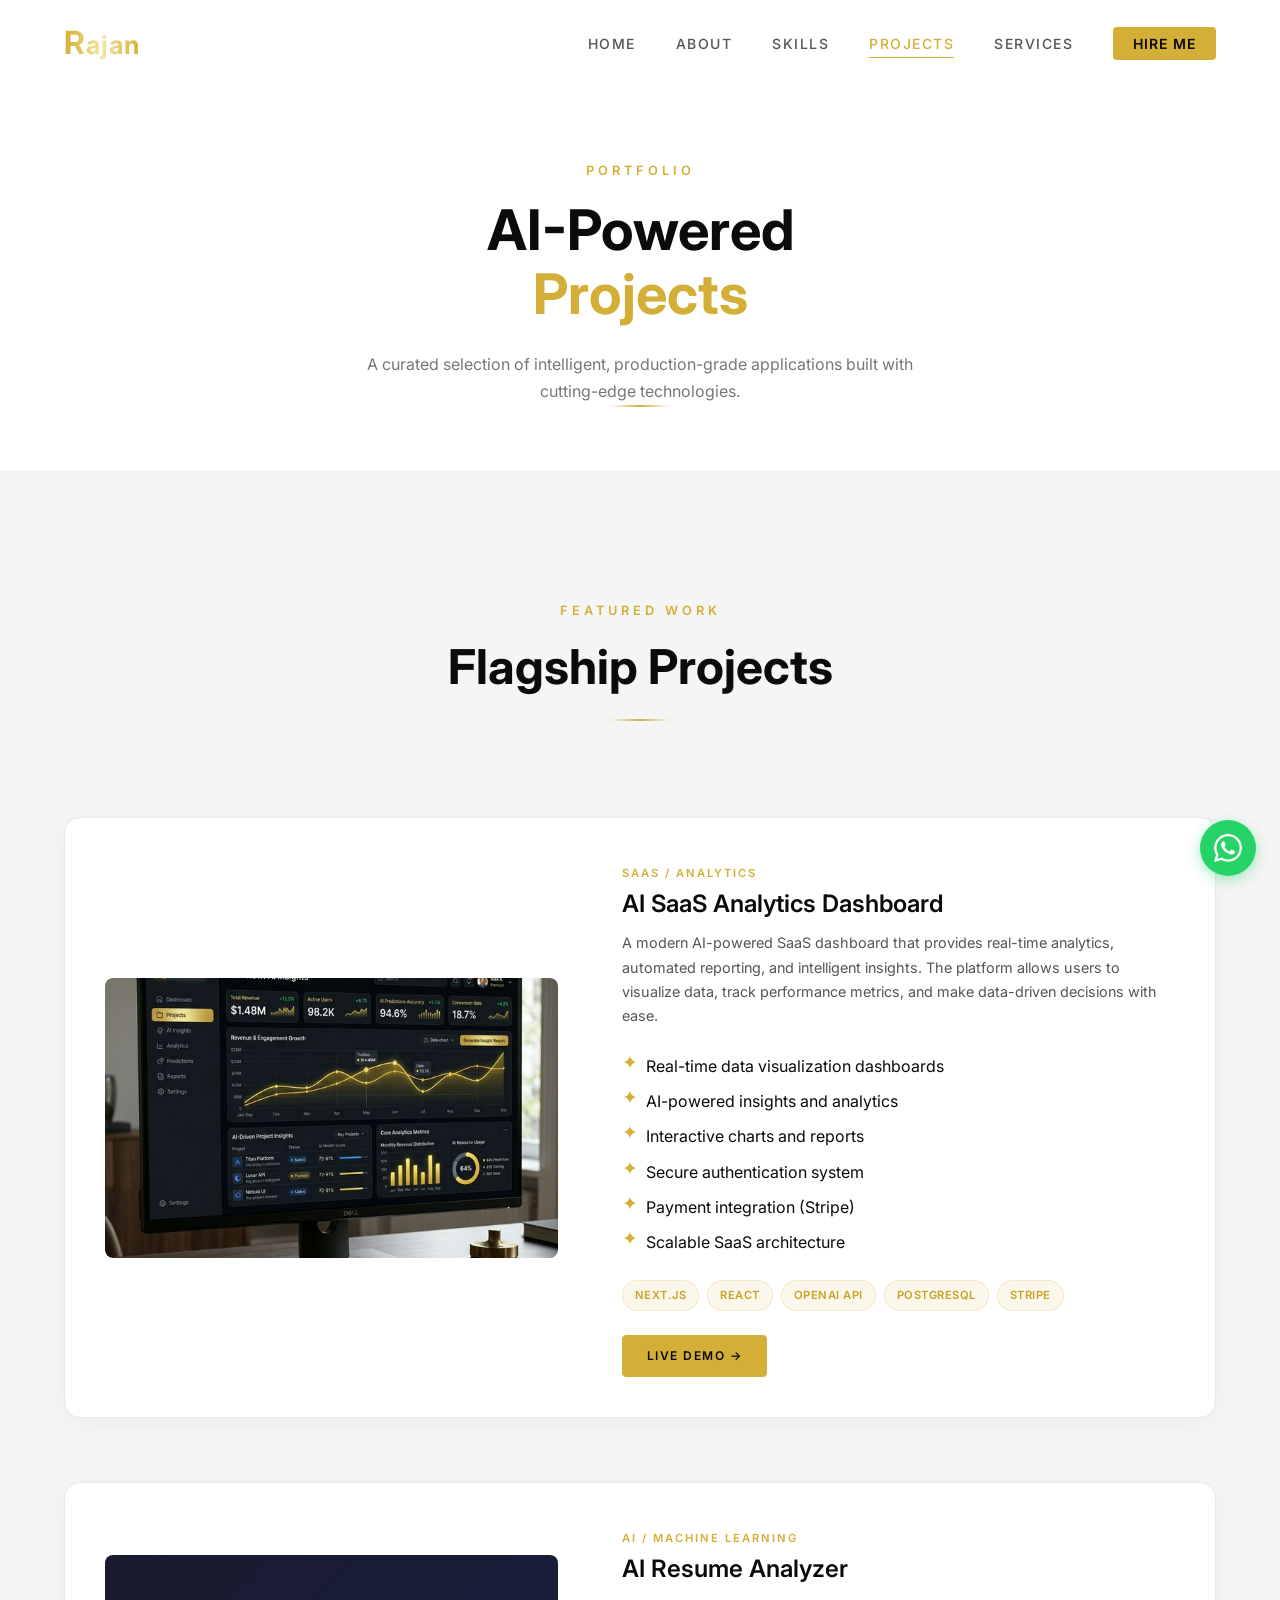
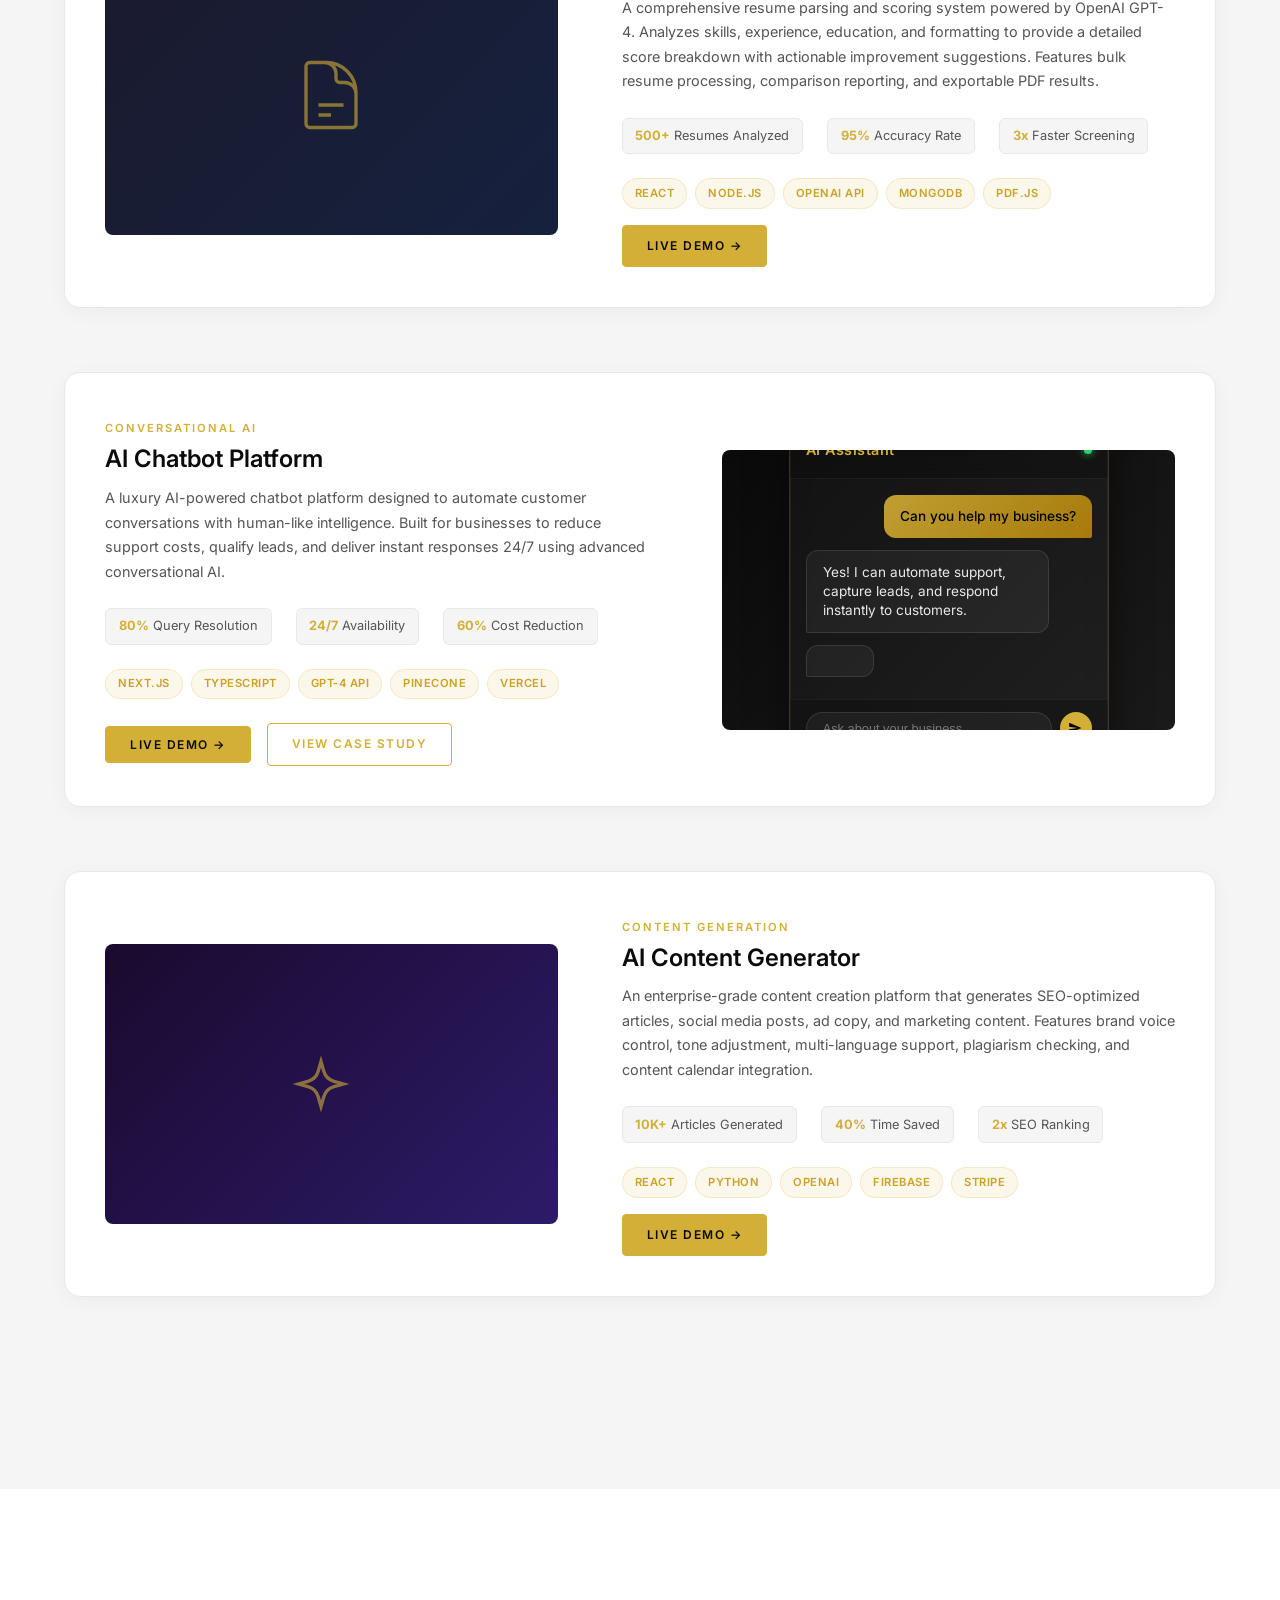
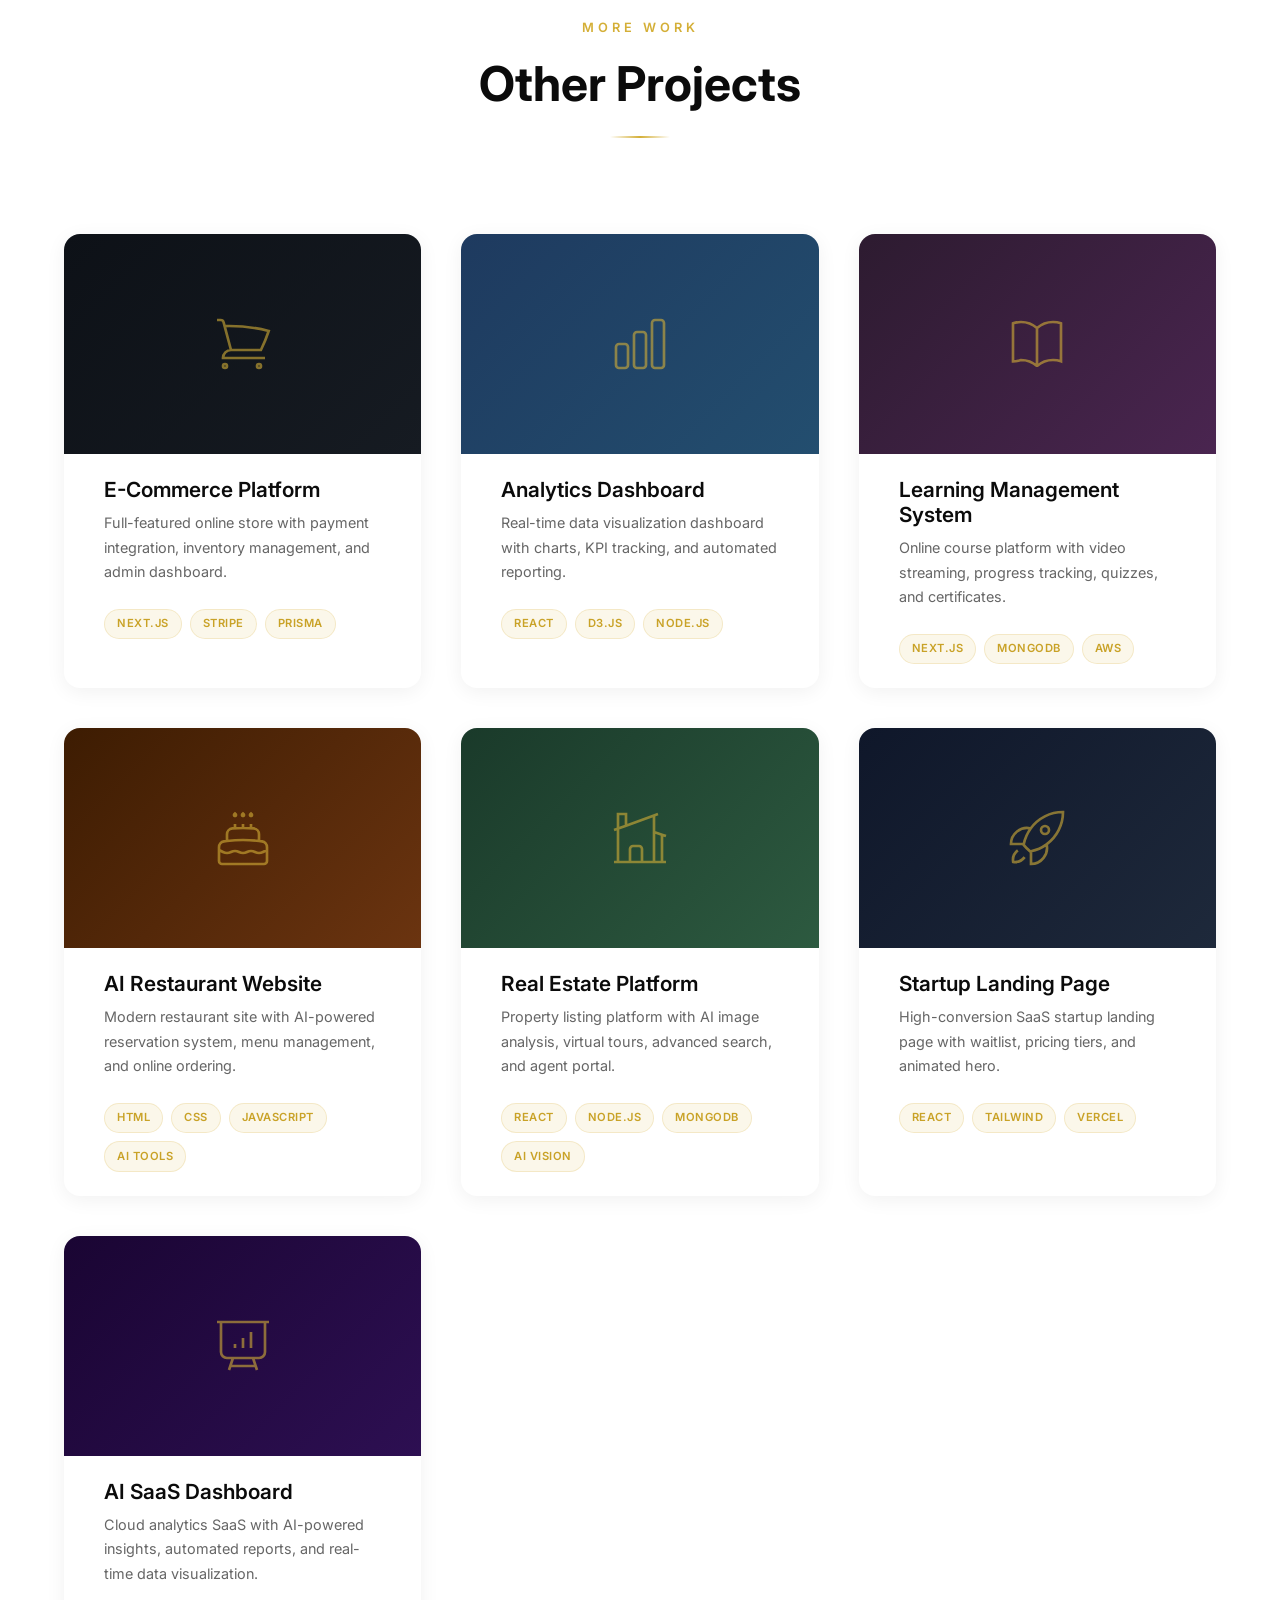
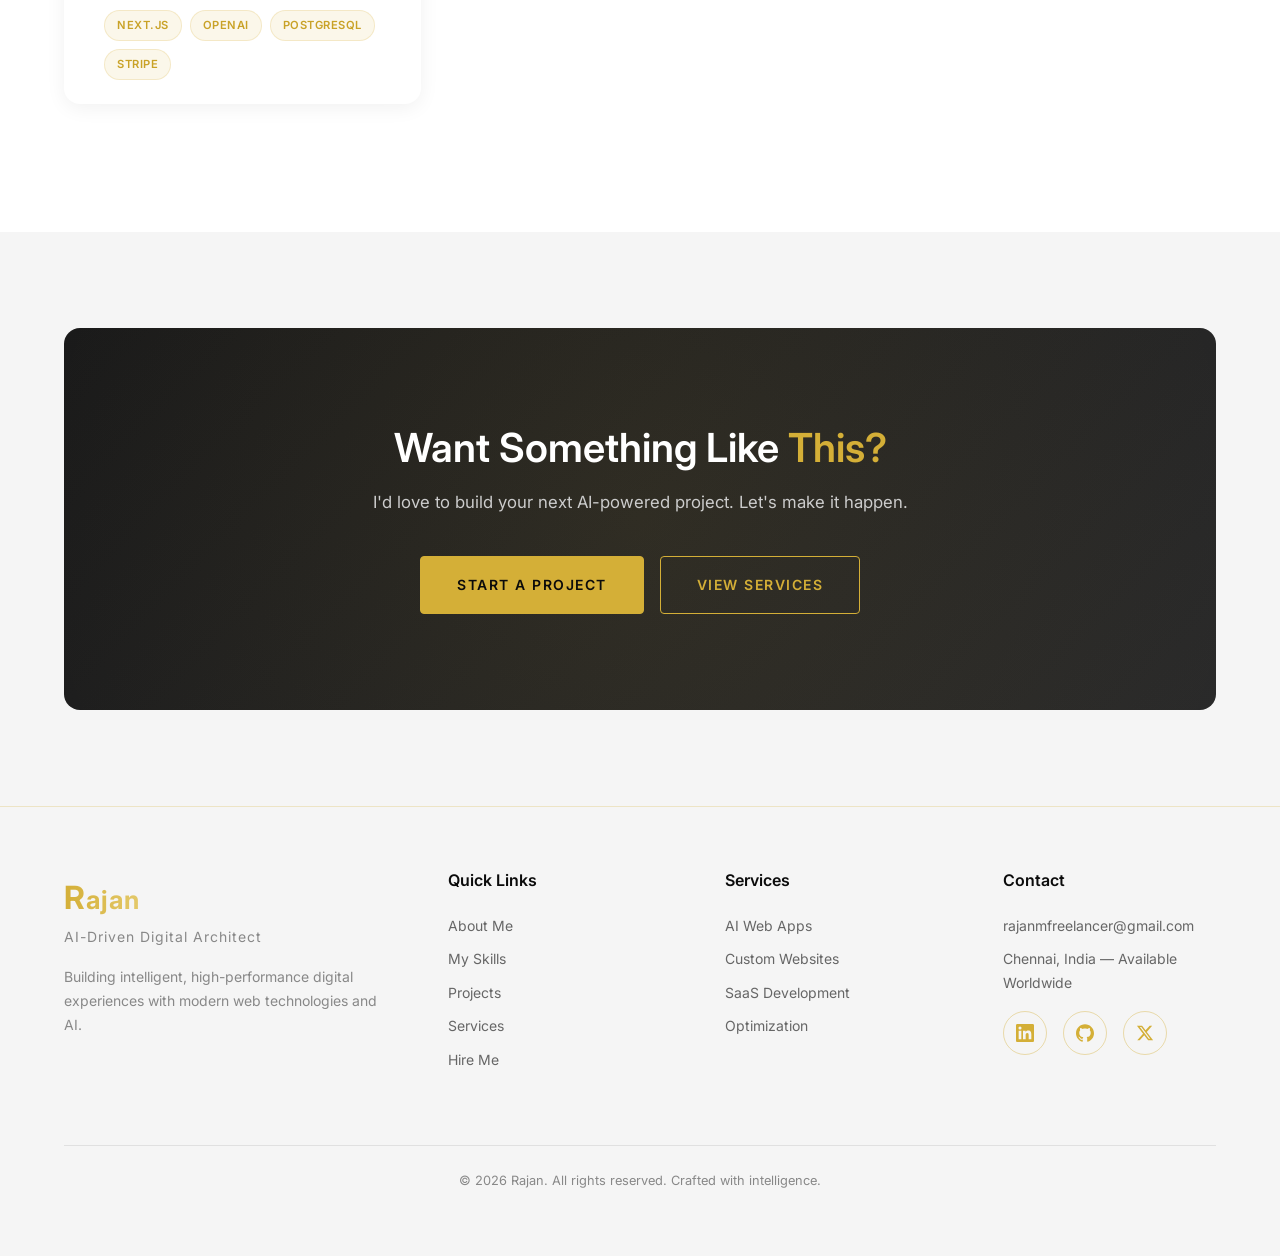
<file: projects.html>
<!DOCTYPE html>
<html lang="en">

<head>
    <meta charset="UTF-8" />
    <meta name="viewport" content="width=device-width, initial-scale=1.0" />
    <title>AI Projects & Portfolio — Rajan | AI-Powered Web Developer</title>
    <meta name="description"
        content="Browse Rajan's portfolio of AI-powered projects — Resume Analyzer, AI Chatbot, Content Generator, E-commerce platforms, and more." />
    <link rel="preconnect" href="https://fonts.googleapis.com" />
    <link rel="preconnect" href="https://fonts.gstatic.com" crossorigin />
    <link
        href="https://fonts.googleapis.com/css2?family=Playfair+Display:ital,wght@0,400;0,500;0,600;0,700;1,400&family=Inter:wght@300;400;500;600;700&display=swap"
        rel="stylesheet" />
    <link rel="stylesheet" href="styles.css" />
</head>

<body>
    <nav class="navbar scrolled" id="navbar">
        <div class="nav-container">
            <a href="index.html" class="nav-logo"><span class="logo-text">R</span><span
                    class="logo-accent">ajan</span></a>
            <button class="nav-toggle" id="nav-toggle" aria-label="Toggle navigation"><span
                    class="hamburger"></span></button>
            <ul class="nav-menu" id="nav-menu">
                <li><a href="index.html" class="nav-link">Home</a></li>
                <li><a href="about.html" class="nav-link">About</a></li>
                <li><a href="skills.html" class="nav-link">Skills</a></li>
                <li><a href="projects.html" class="nav-link active">Projects</a></li>
                <li><a href="services.html" class="nav-link">Services</a></li>
                <li><a href="hire.html" class="nav-link nav-link--cta">Hire Me</a></li>
            </ul>
        </div>
    </nav>

    <section class="page-hero">
        <div class="container">
            <p class="section-label reveal revealed">Portfolio</p>
            <h1 class="page-hero-title reveal revealed">AI-Powered<br /><span class="gold-text">Projects</span></h1>
            <p class="section-subtitle reveal revealed">A curated selection of intelligent, production-grade
                applications built with cutting-edge technologies.</p>
            <div class="gold-divider"></div>
        </div>
    </section>

    <!-- FEATURED PROJECTS -->
    <section class="section section--light">
        <div class="container">
            <div class="section-header reveal">
                <p class="section-label">Featured Work</p>
                <h2 class="section-title section-title--dark">Flagship Projects</h2>
                <div class="gold-divider"></div>
            </div>

            <!-- Project 0 — Full Width (New) -->
            <div class="project-showcase reveal">
                <div class="project-showcase-image" style="overflow: hidden;">
                    <img src="assets/saas_dashboard_preview.png" alt="AI SaaS Analytics Dashboard Preview"
                        style="width: 100%; height: 100%; object-fit: cover; border-radius: inherit; display: block; transition: transform 0.6s ease, box-shadow 0.6s ease; box-shadow: inset 0 0 20px rgba(0,0,0,0.5);"
                        onmouseover="this.style.transform='scale(1.05)'; this.style.boxShadow='0 15px 40px rgba(0,0,0,0.8)'"
                        onmouseout="this.style.transform='scale(1)'; this.style.boxShadow='inset 0 0 20px rgba(0,0,0,0.5)'" />
                </div>
                <div class="project-showcase-info">
                    <span class="project-category">SaaS / Analytics</span>
                    <h3 class="project-showcase-title">AI SaaS Analytics Dashboard</h3>
                    <p class="project-showcase-desc">A modern AI-powered SaaS dashboard that provides real-time
                        analytics, automated reporting, and intelligent insights. The platform allows users to visualize
                        data, track performance metrics, and make data-driven decisions with ease.</p>
                    <div class="project-features" style="margin: 1.5rem 0;">
                        <ul style="list-style: none; padding: 0; margin: 0; display: grid; gap: 0.5rem;">
                            <li style="display: flex; align-items: flex-start; gap: 0.5rem;"><span
                                    style="color: var(--gold); font-size: 1.2rem; line-height: 1;">✦</span>
                                <span>Real-time data visualization dashboards</span>
                            </li>
                            <li style="display: flex; align-items: flex-start; gap: 0.5rem;"><span
                                    style="color: var(--gold); font-size: 1.2rem; line-height: 1;">✦</span>
                                <span>AI-powered insights and analytics</span>
                            </li>
                            <li style="display: flex; align-items: flex-start; gap: 0.5rem;"><span
                                    style="color: var(--gold); font-size: 1.2rem; line-height: 1;">✦</span>
                                <span>Interactive charts and reports</span>
                            </li>
                            <li style="display: flex; align-items: flex-start; gap: 0.5rem;"><span
                                    style="color: var(--gold); font-size: 1.2rem; line-height: 1;">✦</span> <span>Secure
                                    authentication system</span></li>
                            <li style="display: flex; align-items: flex-start; gap: 0.5rem;"><span
                                    style="color: var(--gold); font-size: 1.2rem; line-height: 1;">✦</span>
                                <span>Payment integration (Stripe)</span>
                            </li>
                            <li style="display: flex; align-items: flex-start; gap: 0.5rem;"><span
                                    style="color: var(--gold); font-size: 1.2rem; line-height: 1;">✦</span>
                                <span>Scalable SaaS architecture</span>
                            </li>
                        </ul>
                    </div>
                    <div class="project-tech">
                        <span>Next.js</span><span>React</span><span>OpenAI
                            API</span><span>PostgreSQL</span><span>Stripe</span>
                    </div>
                    <div style="margin-top: 1.5rem; display: flex; gap: 1rem; align-items: center; flex-wrap: wrap;">
                        <a href="https://sas-demo-el5e808ti-rajanmfreelancer-cells-projects.vercel.app/" target="_blank"
                            rel="noopener noreferrer" class="btn btn--solid btn--small">Live Demo →</a>
                    </div>
                </div>
            </div>

            <!-- Project 1 — Full Width -->
            <div class="project-showcase reveal">
                <div class="project-showcase-image" style="background: linear-gradient(135deg, #1a1a2e, #16213e);">
                    <svg class="project-icon-large" viewBox="0 0 24 24" fill="none" stroke="currentColor"
                        stroke-width="1">
                        <path
                            d="M19.5 14.25v-2.625a3.375 3.375 0 00-3.375-3.375h-1.5A1.125 1.125 0 0113.5 7.125v-1.5a3.375 3.375 0 00-3.375-3.375H8.25m0 12.75h7.5m-7.5 3H12M10.5 2.25H5.625c-.621 0-1.125.504-1.125 1.125v17.25c0 .621.504 1.125 1.125 1.125h12.75c.621 0 1.125-.504 1.125-1.125V11.25a9 9 0 00-9-9z" />
                    </svg>
                </div>
                <div class="project-showcase-info">
                    <span class="project-category">AI / Machine Learning</span>
                    <h3 class="project-showcase-title">AI Resume Analyzer</h3>
                    <p class="project-showcase-desc">A comprehensive resume parsing and scoring system powered by OpenAI
                        GPT-4. Analyzes skills, experience, education, and formatting to provide a detailed score
                        breakdown with actionable improvement suggestions. Features bulk resume processing, comparison
                        reporting, and exportable PDF results.</p>
                    <div class="project-results">
                        <div class="project-result"><strong>500+</strong> Resumes Analyzed</div>
                        <div class="project-result"><strong>95%</strong> Accuracy Rate</div>
                        <div class="project-result"><strong>3x</strong> Faster Screening</div>
                    </div>
                    <div class="project-tech"><span>React</span><span>Node.js</span><span>OpenAI
                            API</span><span>MongoDB</span><span>PDF.js</span></div>
                    <a href="#" class="btn btn--solid btn--small" style="margin-top:1rem;">Live Demo →</a>
                </div>
            </div>

            <!-- Project 2 — Full Width -->
            <div class="project-showcase project-showcase--reverse reveal">
                <div class="project-showcase-image chatbot-preview-wrapper"
                    style="background: linear-gradient(135deg, #0a0a0a, #1a1a1a); padding: 1.5rem; position: relative; overflow: hidden;">
                    <div class="chatbot-ui-mockup">
                        <div class="chat-header">
                            <span class="chat-title">AI Assistant</span>
                            <span class="chat-status"></span>
                        </div>
                        <div class="chat-body">
                            <div class="chat-msg user-msg">
                                <p>Can you help my business?</p>
                            </div>
                            <div class="chat-msg ai-msg">
                                <p>Yes! I can automate support, capture leads, and respond instantly to customers.</p>
                            </div>
                            <div class="chat-msg ai-msg typing">
                                <span class="dot"></span><span class="dot"></span><span class="dot"></span>
                            </div>
                        </div>
                        <div class="chat-footer">
                            <input type="text" placeholder="Ask about your business..." disabled />
                            <div class="chat-send-btn">
                                <svg viewBox="0 0 24 24" fill="currentColor">
                                    <path d="M2.01 21L23 12 2.01 3 2 10l15 2-15 2z" />
                                </svg>
                            </div>
                        </div>
                    </div>
                </div>
                <div class="project-showcase-info">
                    <span class="project-category">Conversational AI</span>
                    <h3 class="project-showcase-title">AI Chatbot Platform</h3>
                    <p class="project-showcase-desc">A luxury AI-powered chatbot platform designed to automate customer
                        conversations with human-like intelligence. Built for businesses to reduce support costs,
                        qualify leads, and deliver instant responses 24/7 using advanced conversational AI.</p>
                    <div class="project-results">
                        <div class="project-result"><strong>80%</strong> Query Resolution</div>
                        <div class="project-result"><strong>24/7</strong> Availability</div>
                        <div class="project-result"><strong>60%</strong> Cost Reduction</div>
                    </div>
                    <div class="project-tech"><span>Next.js</span><span>TypeScript</span><span>GPT-4
                            API</span><span>Pinecone</span><span>Vercel</span></div>
                    <div style="margin-top: 1.5rem; display: flex; gap: 1rem; align-items: center; flex-wrap: wrap;">
                        <button onclick="openChatbotModal()" class="btn btn--solid btn--small"
                            style="margin-top:0;">Live Demo &rarr;</button>
                        <a href="#" class="btn btn--outline btn--small" style="margin-top:0;">View Case Study</a>
                    </div>
                </div>
            </div>

            <!-- Project 3 — Full Width -->
            <div class="project-showcase reveal">
                <div class="project-showcase-image" style="background: linear-gradient(135deg, #1a0a2e, #2d1b69);">
                    <svg class="project-icon-large" viewBox="0 0 24 24" fill="none" stroke="currentColor"
                        stroke-width="1">
                        <path
                            d="M9.813 15.904L9 18.75l-.813-2.846a4.5 4.5 0 00-3.09-3.09L2.25 12l2.846-.813a4.5 4.5 0 003.09-3.09L9 5.25l.813 2.846a4.5 4.5 0 003.09 3.09L15.75 12l-2.846.813a4.5 4.5 0 00-3.09 3.09z" />
                    </svg>
                </div>
                <div class="project-showcase-info">
                    <span class="project-category">Content Generation</span>
                    <h3 class="project-showcase-title">AI Content Generator</h3>
                    <p class="project-showcase-desc">An enterprise-grade content creation platform that generates
                        SEO-optimized articles, social media posts, ad copy, and marketing content. Features brand voice
                        control, tone adjustment, multi-language support, plagiarism checking, and content calendar
                        integration.</p>
                    <div class="project-results">
                        <div class="project-result"><strong>10K+</strong> Articles Generated</div>
                        <div class="project-result"><strong>40%</strong> Time Saved</div>
                        <div class="project-result"><strong>2x</strong> SEO Ranking</div>
                    </div>
                    <div class="project-tech">
                        <span>React</span><span>Python</span><span>OpenAI</span><span>Firebase</span><span>Stripe</span>
                    </div>
                    <a href="#" class="btn btn--solid btn--small" style="margin-top:1rem;">Live Demo →</a>
                </div>
            </div>
        </div>
    </section>

    <!-- MORE PROJECTS GRID -->
    <section class="section section--white">
        <div class="container">
            <div class="section-header reveal">
                <p class="section-label">More Work</p>
                <h2 class="section-title section-title--dark">Other Projects</h2>
                <div class="gold-divider"></div>
            </div>
            <div class="projects-grid">
                <div class="project-card reveal">
                    <div class="project-image">
                        <div class="project-image-inner" style="background: linear-gradient(135deg, #0d1117, #161b22);">
                            <svg class="project-icon-large" viewBox="0 0 24 24" fill="none" stroke="currentColor"
                                stroke-width="1">
                                <path
                                    d="M2.25 3h1.386c.51 0 .955.343 1.087.835l.383 1.437M7.5 14.25a3 3 0 00-3 3h15.75m-12.75-3h11.218c1.121-2.3 2.1-4.684 2.924-7.138a60.114 60.114 0 00-16.536-1.84M7.5 14.25L5.106 5.272M6 20.25a.75.75 0 11-1.5 0 .75.75 0 011.5 0zm12.75 0a.75.75 0 11-1.5 0 .75.75 0 011.5 0z" />
                            </svg>
                        </div>
                        <div class="project-overlay"><a href="#" class="btn btn--small btn--solid">View</a></div>
                    </div>
                    <div class="project-info">
                        <h3 class="project-title">E-Commerce Platform</h3>
                        <p class="project-desc">Full-featured online store with payment integration, inventory
                            management, and admin dashboard.</p>
                        <div class="project-tech"><span>Next.js</span><span>Stripe</span><span>Prisma</span></div>
                    </div>
                </div>
                <div class="project-card reveal">
                    <div class="project-image">
                        <div class="project-image-inner" style="background: linear-gradient(135deg, #1e3a5f, #234e6f);">
                            <svg class="project-icon-large" viewBox="0 0 24 24" fill="none" stroke="currentColor"
                                stroke-width="1">
                                <path
                                    d="M3 13.125C3 12.504 3.504 12 4.125 12h2.25c.621 0 1.125.504 1.125 1.125v6.75C7.5 20.496 6.996 21 6.375 21h-2.25A1.125 1.125 0 013 19.875v-6.75zM9.75 8.625c0-.621.504-1.125 1.125-1.125h2.25c.621 0 1.125.504 1.125 1.125v11.25c0 .621-.504 1.125-1.125 1.125h-2.25a1.125 1.125 0 01-1.125-1.125V8.625zM16.5 4.125c0-.621.504-1.125 1.125-1.125h2.25C20.496 3 21 3.504 21 4.125v15.75c0 .621-.504 1.125-1.125 1.125h-2.25a1.125 1.125 0 01-1.125-1.125V4.125z" />
                            </svg>
                        </div>
                        <div class="project-overlay"><a href="#" class="btn btn--small btn--solid">View</a></div>
                    </div>
                    <div class="project-info">
                        <h3 class="project-title">Analytics Dashboard</h3>
                        <p class="project-desc">Real-time data visualization dashboard with charts, KPI tracking, and
                            automated reporting.</p>
                        <div class="project-tech"><span>React</span><span>D3.js</span><span>Node.js</span></div>
                    </div>
                </div>
                <div class="project-card reveal">
                    <div class="project-image">
                        <div class="project-image-inner" style="background: linear-gradient(135deg, #2d1b30, #4a2550);">
                            <svg class="project-icon-large" viewBox="0 0 24 24" fill="none" stroke="currentColor"
                                stroke-width="1">
                                <path
                                    d="M12 6.042A8.967 8.967 0 006 3.75c-1.052 0-2.062.18-3 .512v14.25A8.987 8.987 0 006 18c2.305 0 4.408.867 6 2.292m0-14.25a8.966 8.966 0 016-2.292c1.052 0 2.062.18 3 .512v14.25A8.987 8.987 0 0018 18a8.967 8.967 0 00-6 2.292m0-14.25v14.25" />
                            </svg>
                        </div>
                        <div class="project-overlay"><a href="#" class="btn btn--small btn--solid">View</a></div>
                    </div>
                    <div class="project-info">
                        <h3 class="project-title">Learning Management System</h3>
                        <p class="project-desc">Online course platform with video streaming, progress tracking, quizzes,
                            and certificates.</p>
                        <div class="project-tech"><span>Next.js</span><span>MongoDB</span><span>AWS</span></div>
                    </div>
                </div>
                <!-- New Demo Projects -->
                <div class="project-card reveal">
                    <div class="project-image">
                        <div class="project-image-inner" style="background: linear-gradient(135deg, #3d1c02, #6b3410);">
                            <svg class="project-icon-large" viewBox="0 0 24 24" fill="none" stroke="currentColor"
                                stroke-width="1">
                                <path
                                    d="M12 8.25v-1.5m0 1.5c-1.355 0-2.697.056-4.024.166C6.845 8.51 6 9.473 6 10.608v2.513m6-4.871c1.355 0 2.697.056 4.024.166C17.155 8.51 18 9.473 18 10.608v2.513M15 8.25v-1.5m-6 1.5v-1.5m12 9.75l-1.5.75a3.354 3.354 0 01-3 0 3.354 3.354 0 00-3 0 3.354 3.354 0 01-3 0 3.354 3.354 0 00-3 0 3.354 3.354 0 01-3 0L3 16.5m15-3.379a48.474 48.474 0 00-6-.371c-2.032 0-4.034.126-6 .371m12 0c.39.049.777.102 1.163.16 1.07.16 1.837 1.094 1.837 2.175v5.169c0 .621-.504 1.125-1.125 1.125H4.125A1.125 1.125 0 013 20.625v-5.17c0-1.08.768-2.014 1.837-2.174A47.78 47.78 0 016 13.12M12.265 3.11a.375.375 0 11-.53 0L12 2.845l.265.265zm-3 0a.375.375 0 11-.53 0L9 2.845l.265.265zm6 0a.375.375 0 11-.53 0L15 2.845l.265.265z" />
                            </svg>
                        </div>
                        <div class="project-overlay"><a href="#" class="btn btn--small btn--solid">View</a></div>
                    </div>
                    <div class="project-info">
                        <h3 class="project-title">AI Restaurant Website</h3>
                        <p class="project-desc">Modern restaurant site with AI-powered reservation system, menu
                            management, and online ordering.</p>
                        <div class="project-tech"><span>HTML</span><span>CSS</span><span>JavaScript</span><span>AI
                                Tools</span></div>
                    </div>
                </div>
                <div class="project-card reveal">
                    <div class="project-image">
                        <div class="project-image-inner" style="background: linear-gradient(135deg, #1a3a2a, #2d5a40);">
                            <svg class="project-icon-large" viewBox="0 0 24 24" fill="none" stroke="currentColor"
                                stroke-width="1">
                                <path
                                    d="M8.25 21v-4.875c0-.621.504-1.125 1.125-1.125h2.25c.621 0 1.125.504 1.125 1.125V21m0 0h4.5V3.545M12.75 21h7.5V10.75M2.25 21h1.5m18 0h-18M2.25 9l4.5-1.636M18.75 3l-1.5.545m0 6.205l3 1m1.5.5l-1.5-.5M6.75 7.364V3h-3v18m3-13.636l10.5-3.819" />
                            </svg>
                        </div>
                        <div class="project-overlay"><a href="#" class="btn btn--small btn--solid">View</a></div>
                    </div>
                    <div class="project-info">
                        <h3 class="project-title">Real Estate Platform</h3>
                        <p class="project-desc">Property listing platform with AI image analysis, virtual tours,
                            advanced search, and agent portal.</p>
                        <div class="project-tech"><span>React</span><span>Node.js</span><span>MongoDB</span><span>AI
                                Vision</span></div>
                    </div>
                </div>
                <div class="project-card reveal">
                    <div class="project-image">
                        <div class="project-image-inner" style="background: linear-gradient(135deg, #0f172a, #1e293b);">
                            <svg class="project-icon-large" viewBox="0 0 24 24" fill="none" stroke="currentColor"
                                stroke-width="1">
                                <path
                                    d="M15.59 14.37a6 6 0 01-5.84 7.38v-4.8m5.84-2.58a14.98 14.98 0 006.16-12.12A14.98 14.98 0 009.631 8.41m5.96 5.96a14.926 14.926 0 01-5.841 2.58m-.119-8.54a6 6 0 00-7.381 5.84h4.8m2.581-5.84a14.927 14.927 0 00-2.58 5.84m2.699 2.7c-.103.021-.207.041-.311.06a15.09 15.09 0 01-2.448-2.448 14.9 14.9 0 01.06-.312m-2.24 2.39a4.493 4.493 0 00-1.757 4.306 4.493 4.493 0 004.306-1.758M16.5 9a1.5 1.5 0 11-3 0 1.5 1.5 0 013 0z" />
                            </svg>
                        </div>
                        <div class="project-overlay"><a href="#" class="btn btn--small btn--solid">View</a></div>
                    </div>
                    <div class="project-info">
                        <h3 class="project-title">Startup Landing Page</h3>
                        <p class="project-desc">High-conversion SaaS startup landing page with waitlist, pricing tiers,
                            and animated hero.</p>
                        <div class="project-tech"><span>React</span><span>Tailwind</span><span>Vercel</span></div>
                    </div>
                </div>
                <div class="project-card reveal">
                    <div class="project-image">
                        <div class="project-image-inner" style="background: linear-gradient(135deg, #1a0533, #2d0f52);">
                            <svg class="project-icon-large" viewBox="0 0 24 24" fill="none" stroke="currentColor"
                                stroke-width="1">
                                <path
                                    d="M3.75 3v11.25A2.25 2.25 0 006 16.5h2.25M3.75 3h-1.5m1.5 0h16.5m0 0h1.5m-1.5 0v11.25A2.25 2.25 0 0118 16.5h-2.25m-7.5 0h7.5m-7.5 0l-1 3m8.5-3l1 3m0 0l.5 1.5m-.5-1.5h-9.5m0 0l-.5 1.5M9 11.25v1.5M12 9v3.75m3-6v6" />
                            </svg>
                        </div>
                        <div class="project-overlay"><a href="#" class="btn btn--small btn--solid">View</a></div>
                    </div>
                    <div class="project-info">
                        <h3 class="project-title">AI SaaS Dashboard</h3>
                        <p class="project-desc">Cloud analytics SaaS with AI-powered insights, automated reports, and
                            real-time data visualization.</p>
                        <div class="project-tech">
                            <span>Next.js</span><span>OpenAI</span><span>PostgreSQL</span><span>Stripe</span>
                        </div>
                    </div>
                </div>
            </div>
        </div>
    </section>

    <!-- CTA -->
    <section class="section section--cta-banner">
        <div class="container">
            <div class="cta-banner reveal">
                <h2 class="cta-banner-title">Want Something Like <span class="gold-text">This?</span></h2>
                <p class="cta-banner-text">I'd love to build your next AI-powered project. Let's make it happen.</p>
                <div class="cta-banner-buttons"><a href="hire.html" class="btn btn--solid">Start a Project</a><a
                        href="services.html" class="btn btn--outline">View Services</a></div>
            </div>
        </div>
    </section>

    <footer class="footer">
        <div class="container">
            <div class="footer-grid">
                <div class="footer-col"><a href="index.html" class="nav-logo"><span class="logo-text">R</span><span
                            class="logo-accent">ajan</span></a>
                    <p class="footer-tagline">AI-Driven Digital Architect</p>
                    <p class="footer-bio">Building intelligent, high-performance digital experiences with modern web
                        technologies and AI.</p>
                </div>
                <div class="footer-col">
                    <h4 class="footer-heading">Quick Links</h4>
                    <ul class="footer-nav">
                        <li><a href="about.html">About Me</a></li>
                        <li><a href="skills.html">My Skills</a></li>
                        <li><a href="projects.html">Projects</a></li>
                        <li><a href="services.html">Services</a></li>
                        <li><a href="hire.html">Hire Me</a></li>
                    </ul>
                </div>
                <div class="footer-col">
                    <h4 class="footer-heading">Services</h4>
                    <ul class="footer-nav">
                        <li><a href="services.html">AI Web Apps</a></li>
                        <li><a href="services.html">Custom Websites</a></li>
                        <li><a href="services.html">SaaS Development</a></li>
                        <li><a href="services.html">Optimization</a></li>
                    </ul>
                </div>
                <div class="footer-col">
                    <h4 class="footer-heading">Contact</h4>
                    <ul class="footer-nav">
                        <li>rajanmfreelancer@gmail.com</li>
                        <li>Chennai, India — Available Worldwide</li>
                    </ul>
                    <div class="social-links" style="margin-top:1rem;"><a href="#" class="social-link"
                            aria-label="LinkedIn"><svg viewBox="0 0 24 24" fill="currentColor">
                                <path
                                    d="M20.447 20.452h-3.554v-5.569c0-1.328-.027-3.037-1.852-3.037-1.853 0-2.136 1.445-2.136 2.939v5.667H9.351V9h3.414v1.561h.046c.477-.9 1.637-1.85 3.37-1.85 3.601 0 4.267 2.37 4.267 5.455v6.286zM5.337 7.433a2.062 2.062 0 01-2.063-2.065 2.064 2.064 0 112.063 2.065zm1.782 13.019H3.555V9h3.564v11.452zM22.225 0H1.771C.792 0 0 .774 0 1.729v20.542C0 23.227.792 24 1.771 24h20.451C23.2 24 24 23.227 24 22.271V1.729C24 .774 23.2 0 22.222 0h.003z" />
                            </svg></a><a href="#" class="social-link" aria-label="GitHub"><svg viewBox="0 0 24 24"
                                fill="currentColor">
                                <path
                                    d="M12 .297c-6.63 0-12 5.373-12 12 0 5.303 3.438 9.8 8.205 11.385.6.113.82-.258.82-.577 0-.285-.01-1.04-.015-2.04-3.338.724-4.042-1.61-4.042-1.61C4.422 18.07 3.633 17.7 3.633 17.7c-1.087-.744.084-.729.084-.729 1.205.084 1.838 1.236 1.838 1.236 1.07 1.835 2.809 1.305 3.495.998.108-.776.417-1.305.76-1.605-2.665-.3-5.466-1.332-5.466-5.93 0-1.31.465-2.38 1.235-3.22-.135-.303-.54-1.523.105-3.176 0 0 1.005-.322 3.3 1.23.96-.267 1.98-.399 3-.405 1.02.006 2.04.138 3 .405 2.28-1.552 3.285-1.23 3.285-1.23.645 1.653.24 2.873.12 3.176.765.84 1.23 1.91 1.23 3.22 0 4.61-2.805 5.625-5.475 5.92.42.36.81 1.096.81 2.22 0 1.606-.015 2.896-.015 3.286 0 .315.21.69.825.57C20.565 22.092 24 17.592 24 12.297c0-6.627-5.373-12-12-12" />
                            </svg></a><a href="#" class="social-link" aria-label="Twitter"><svg viewBox="0 0 24 24"
                                fill="currentColor">
                                <path
                                    d="M18.244 2.25h3.308l-7.227 8.26 8.502 11.24H16.17l-5.214-6.817L4.99 21.75H1.68l7.73-8.835L1.254 2.25H8.08l4.713 6.231zm-1.161 17.52h1.833L7.084 4.126H5.117z" />
                            </svg></a></div>
                </div>
            </div>
            <div class="footer-bottom">
                <p class="footer-copy">&copy; 2026 Rajan. All rights reserved. Crafted with intelligence.</p>
            </div>
        </div>
    </footer>
    <script src="script.js"></script>

    <!-- Chatbot Modal -->
    <div id="chatbotModal" class="modal-overlay">
        <div class="modal-content chatbot-modal">
            <button class="modal-close" onclick="closeChatbotModal()">&times;</button>
            <div class="modal-header">
                <h3>Live Chatbot Demo</h3>
                <p>Previewing the Conversational AI Interface</p>
            </div>
            <div class="modal-body">
                <div class="chatbot-ui-mockup modal-preview-chat">
                    <div class="chat-header">
                        <span class="chat-title">AI Assistant</span>
                        <span class="chat-status">Online</span>
                    </div>
                    <div class="chat-body" id="modalChatBody">
                        <div class="chat-msg ai-msg">
                            <p>Hello! I'm an enterprise AI demo. How can I assist you today?</p>
                        </div>
                    </div>
                    <div class="chat-footer">
                        <input type="text" id="modalChatInput" placeholder="Type a message..." />
                        <button class="chat-send-btn outline-none" onclick="sendModalMessage()">
                            <svg viewBox="0 0 24 24" fill="currentColor">
                                <path d="M2.01 21L23 12 2.01 3 2 10l15 2-15 2z" />
                            </svg>
                        </button>
                    </div>
                </div>
            </div>
        </div>
    </div>
</body>

</html>
</file>
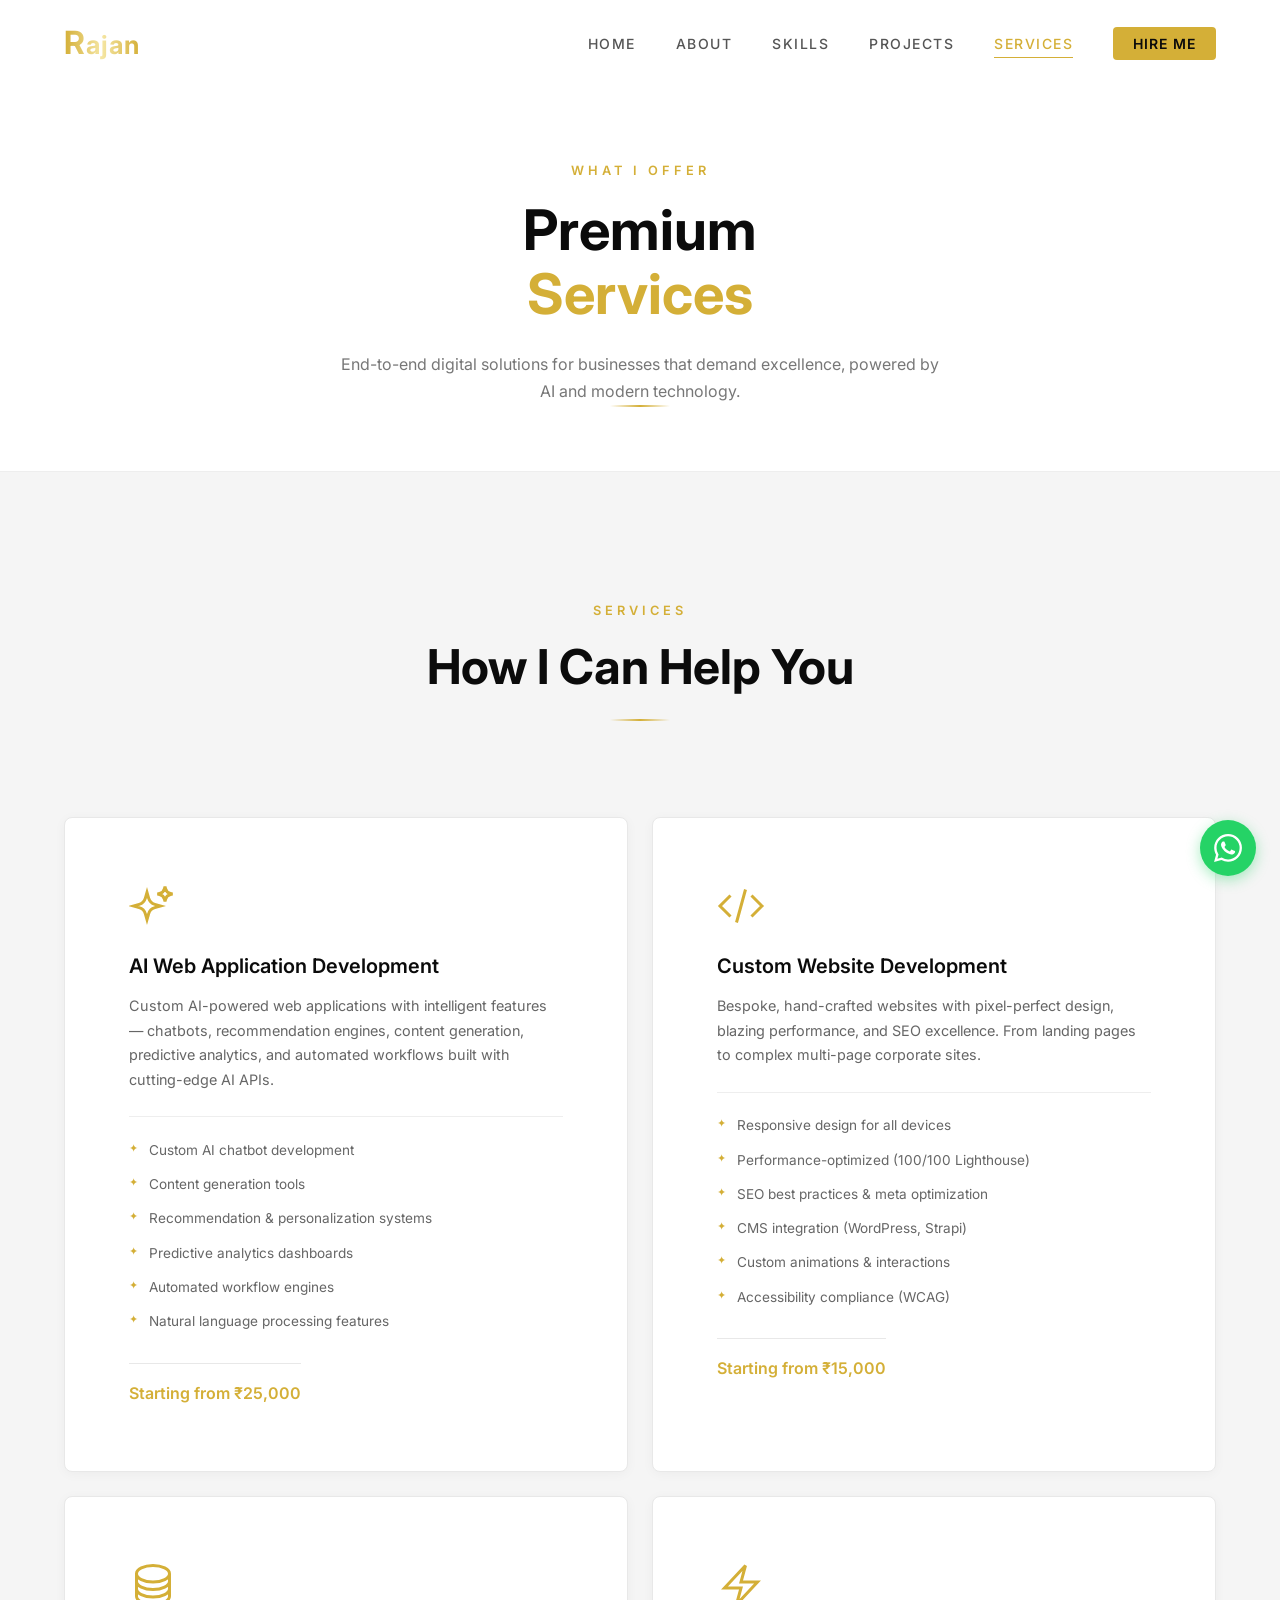
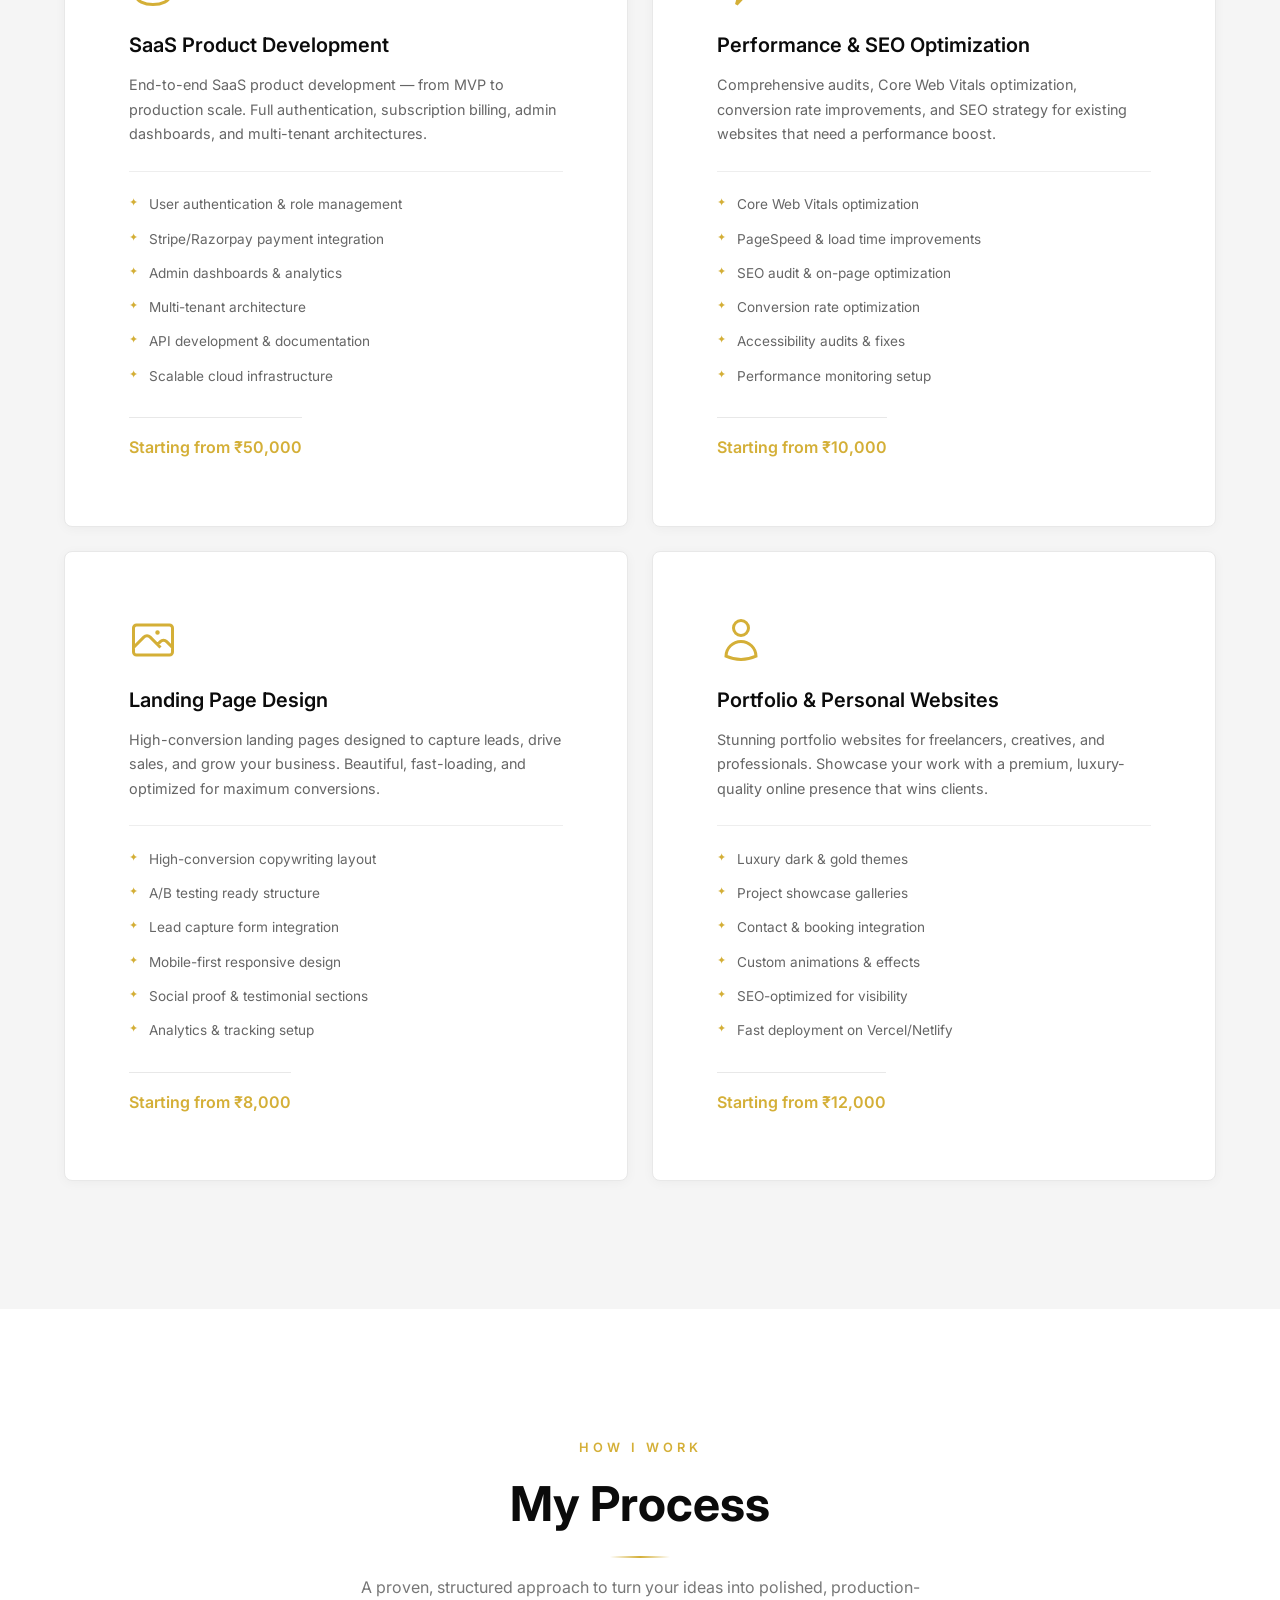
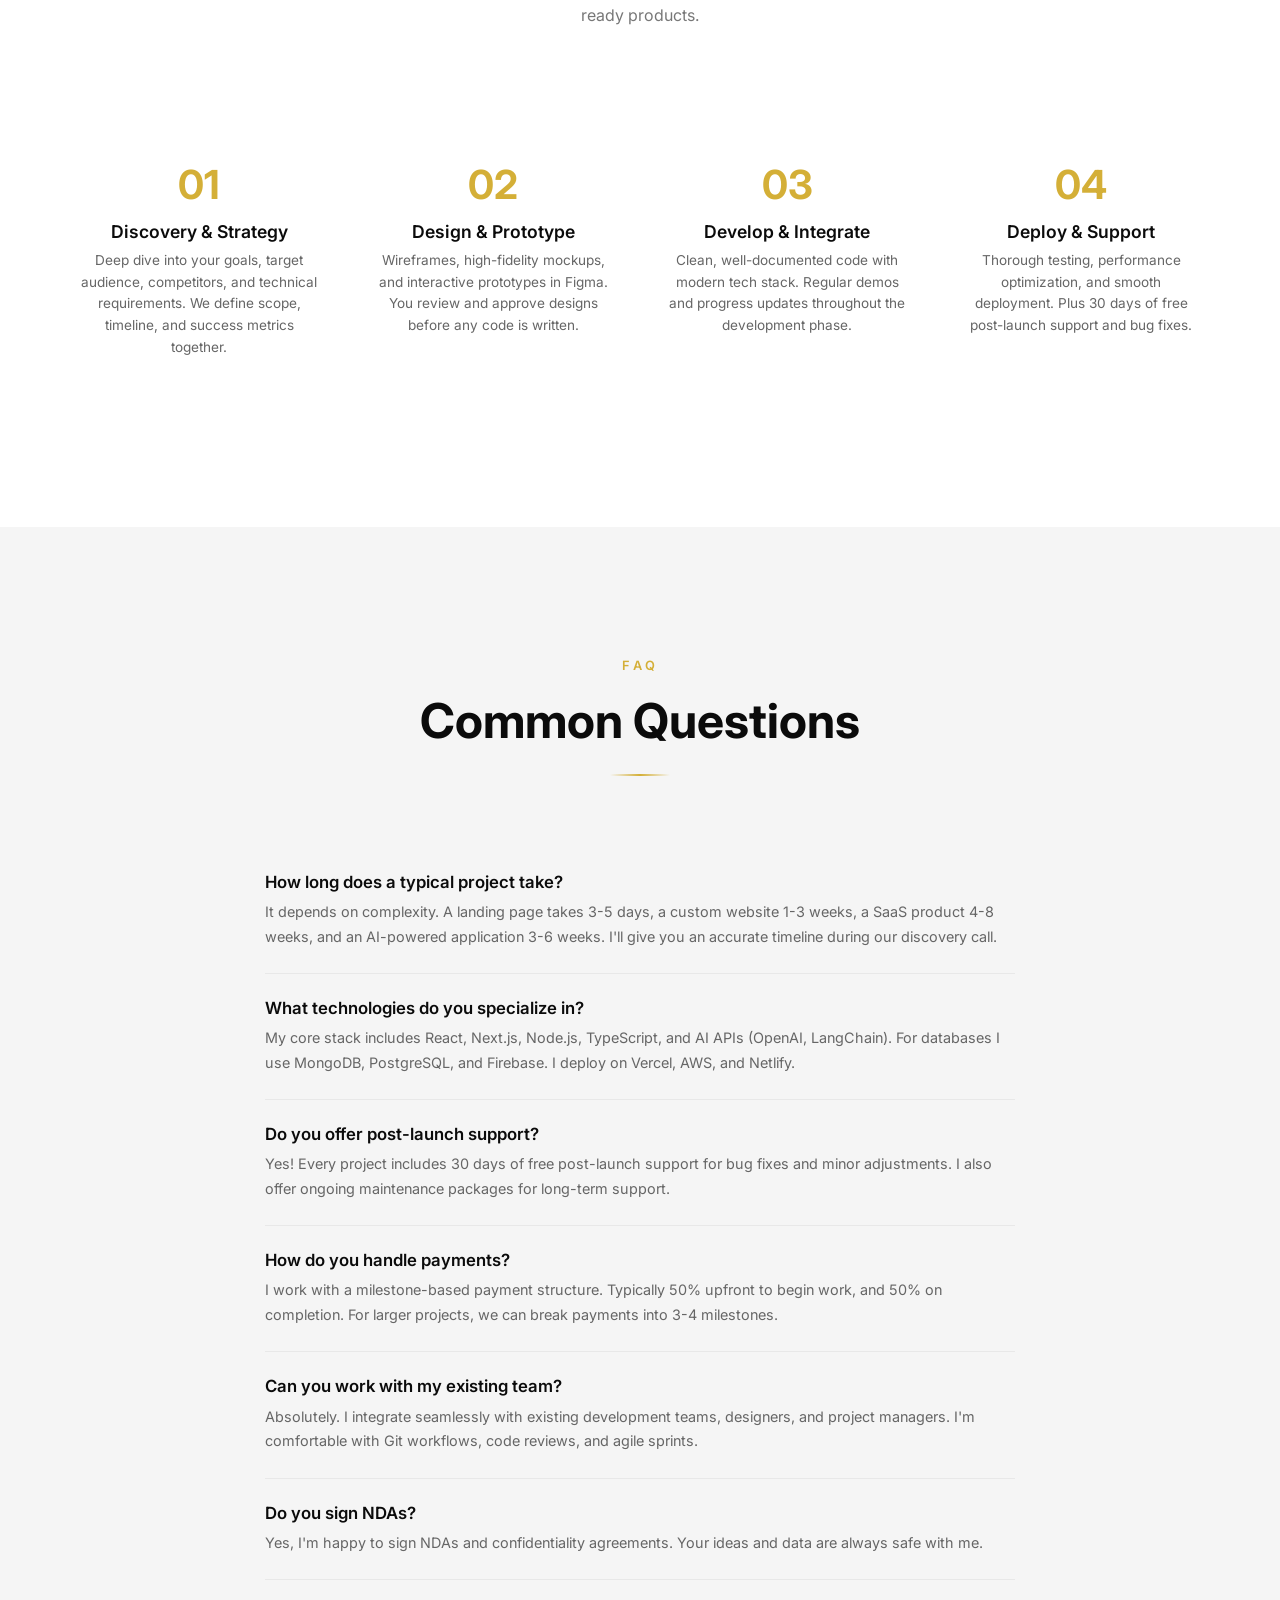
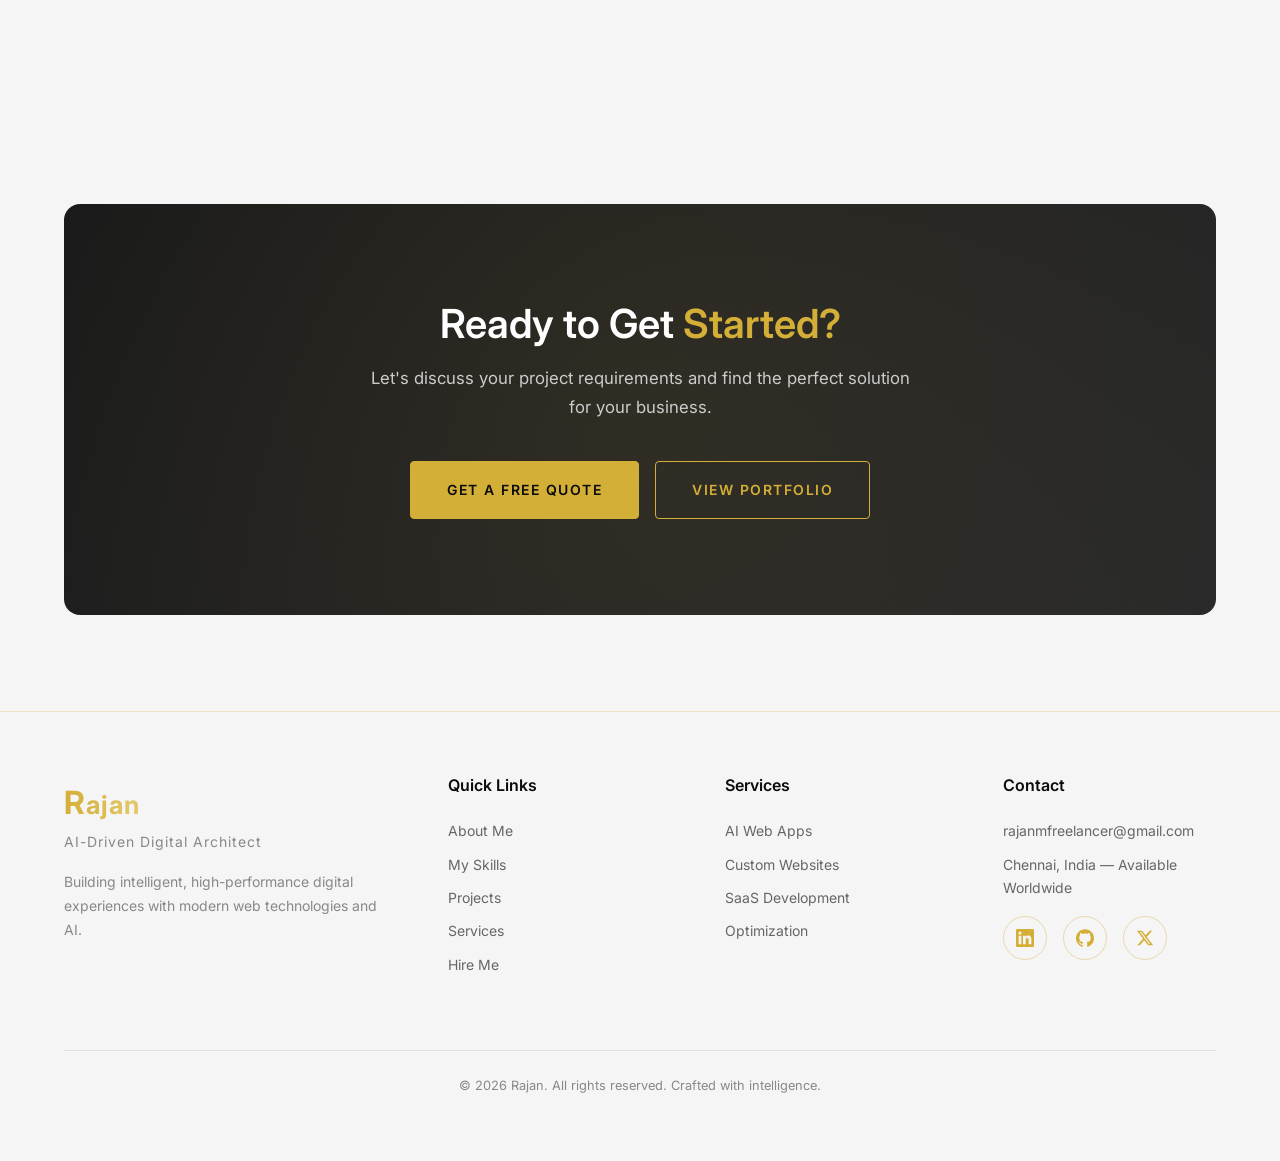
<file: services.html>
<!DOCTYPE html>
<html lang="en">

<head>
    <meta charset="UTF-8" />
    <meta name="viewport" content="width=device-width, initial-scale=1.0" />
    <title>Services & Pricing — Rajan | AI-Powered Web Developer</title>
    <meta name="description"
        content="Premium services: AI Web Apps, Custom Websites, SaaS Development, Optimization. From discovery to deployment." />
    <link rel="preconnect" href="https://fonts.googleapis.com" />
    <link rel="preconnect" href="https://fonts.gstatic.com" crossorigin />
    <link
        href="https://fonts.googleapis.com/css2?family=Playfair+Display:ital,wght@0,400;0,500;0,600;0,700;1,400&family=Inter:wght@300;400;500;600;700&display=swap"
        rel="stylesheet" />
    <link rel="stylesheet" href="styles.css" />
</head>

<body>
    <nav class="navbar scrolled" id="navbar">
        <div class="nav-container">
            <a href="index.html" class="nav-logo"><span class="logo-text">R</span><span
                    class="logo-accent">ajan</span></a>
            <button class="nav-toggle" id="nav-toggle" aria-label="Toggle navigation"><span
                    class="hamburger"></span></button>
            <ul class="nav-menu" id="nav-menu">
                <li><a href="index.html" class="nav-link">Home</a></li>
                <li><a href="about.html" class="nav-link">About</a></li>
                <li><a href="skills.html" class="nav-link">Skills</a></li>
                <li><a href="projects.html" class="nav-link">Projects</a></li>
                <li><a href="services.html" class="nav-link active">Services</a></li>
                <li><a href="hire.html" class="nav-link nav-link--cta">Hire Me</a></li>
            </ul>
        </div>
    </nav>

    <section class="page-hero">
        <div class="container">
            <p class="section-label reveal revealed">What I Offer</p>
            <h1 class="page-hero-title reveal revealed">Premium<br /><span class="gold-text">Services</span></h1>
            <p class="section-subtitle reveal revealed">End-to-end digital solutions for businesses that demand
                excellence, powered by AI and modern technology.</p>
            <div class="gold-divider"></div>
        </div>
    </section>

    <!-- DETAILED SERVICES -->
    <section class="section section--light">
        <div class="container">
            <div class="section-header reveal">
                <p class="section-label">Services</p>
                <h2 class="section-title section-title--dark">How I Can Help You</h2>
                <div class="gold-divider"></div>
            </div>
            <div class="services-grid services-grid--2col">
                <div class="service-card service-card--detailed reveal">
                    <div class="service-icon"><svg viewBox="0 0 24 24" fill="none" stroke="currentColor"
                            stroke-width="1.5">
                            <path
                                d="M9.813 15.904L9 18.75l-.813-2.846a4.5 4.5 0 00-3.09-3.09L2.25 12l2.846-.813a4.5 4.5 0 003.09-3.09L9 5.25l.813 2.846a4.5 4.5 0 003.09 3.09L15.75 12l-2.846.813a4.5 4.5 0 00-3.09 3.09zM18.259 8.715L18 9.75l-.259-1.035a3.375 3.375 0 00-2.455-2.456L14.25 6l1.036-.259a3.375 3.375 0 002.455-2.456L18 2.25l.259 1.035a3.375 3.375 0 002.455 2.456L21.75 6l-1.036.259a3.375 3.375 0 00-2.455 2.456z" />
                        </svg></div>
                    <h3 class="service-title">AI Web Application Development</h3>
                    <p class="service-desc">Custom AI-powered web applications with intelligent features — chatbots,
                        recommendation engines, content generation, predictive analytics, and automated workflows built
                        with cutting-edge AI APIs.</p>
                    <ul class="service-features">
                        <li>Custom AI chatbot development</li>
                        <li>Content generation tools</li>
                        <li>Recommendation & personalization systems</li>
                        <li>Predictive analytics dashboards</li>
                        <li>Automated workflow engines</li>
                        <li>Natural language processing features</li>
                    </ul>
                    <span class="service-price">Starting from ₹25,000</span>
                </div>
                <div class="service-card service-card--detailed reveal">
                    <div class="service-icon"><svg viewBox="0 0 24 24" fill="none" stroke="currentColor"
                            stroke-width="1.5">
                            <path d="M17.25 6.75L22.5 12l-5.25 5.25m-10.5 0L1.5 12l5.25-5.25m7.5-3l-4.5 16.5" />
                        </svg></div>
                    <h3 class="service-title">Custom Website Development</h3>
                    <p class="service-desc">Bespoke, hand-crafted websites with pixel-perfect design, blazing
                        performance, and SEO excellence. From landing pages to complex multi-page corporate sites.</p>
                    <ul class="service-features">
                        <li>Responsive design for all devices</li>
                        <li>Performance-optimized (100/100 Lighthouse)</li>
                        <li>SEO best practices & meta optimization</li>
                        <li>CMS integration (WordPress, Strapi)</li>
                        <li>Custom animations & interactions</li>
                        <li>Accessibility compliance (WCAG)</li>
                    </ul>
                    <span class="service-price">Starting from ₹15,000</span>
                </div>
                <div class="service-card service-card--detailed reveal">
                    <div class="service-icon"><svg viewBox="0 0 24 24" fill="none" stroke="currentColor"
                            stroke-width="1.5">
                            <path
                                d="M20.25 6.375c0 2.278-3.694 4.125-8.25 4.125S3.75 8.653 3.75 6.375m16.5 0c0-2.278-3.694-4.125-8.25-4.125S3.75 4.097 3.75 6.375m16.5 0v11.25c0 2.278-3.694 4.125-8.25 4.125s-8.25-1.847-8.25-4.125V6.375m16.5 0v3.75m-16.5-3.75v3.75m16.5 0v3.75C20.25 16.153 16.556 18 12 18s-8.25-1.847-8.25-4.125v-3.75m16.5 0c0 2.278-3.694 4.125-8.25 4.125s-8.25-1.847-8.25-4.125" />
                        </svg></div>
                    <h3 class="service-title">SaaS Product Development</h3>
                    <p class="service-desc">End-to-end SaaS product development — from MVP to production scale. Full
                        authentication, subscription billing, admin dashboards, and multi-tenant architectures.</p>
                    <ul class="service-features">
                        <li>User authentication & role management</li>
                        <li>Stripe/Razorpay payment integration</li>
                        <li>Admin dashboards & analytics</li>
                        <li>Multi-tenant architecture</li>
                        <li>API development & documentation</li>
                        <li>Scalable cloud infrastructure</li>
                    </ul>
                    <span class="service-price">Starting from ₹50,000</span>
                </div>
                <div class="service-card service-card--detailed reveal">
                    <div class="service-icon"><svg viewBox="0 0 24 24" fill="none" stroke="currentColor"
                            stroke-width="1.5">
                            <path d="M3.75 13.5l10.5-11.25L12 10.5h8.25L9.75 21.75 12 13.5H3.75z" />
                        </svg></div>
                    <h3 class="service-title">Performance & SEO Optimization</h3>
                    <p class="service-desc">Comprehensive audits, Core Web Vitals optimization, conversion rate
                        improvements, and SEO strategy for existing websites that need a performance boost.</p>
                    <ul class="service-features">
                        <li>Core Web Vitals optimization</li>
                        <li>PageSpeed & load time improvements</li>
                        <li>SEO audit & on-page optimization</li>
                        <li>Conversion rate optimization</li>
                        <li>Accessibility audits & fixes</li>
                        <li>Performance monitoring setup</li>
                    </ul>
                    <span class="service-price">Starting from ₹10,000</span>
                </div>
                <div class="service-card service-card--detailed reveal">
                    <div class="service-icon"><svg viewBox="0 0 24 24" fill="none" stroke="currentColor"
                            stroke-width="1.5">
                            <path
                                d="M2.25 15.75l5.159-5.159a2.25 2.25 0 013.182 0l5.159 5.159m-1.5-1.5l1.409-1.409a2.25 2.25 0 013.182 0l2.909 2.909m-18 3.75h16.5a1.5 1.5 0 001.5-1.5V6a1.5 1.5 0 00-1.5-1.5H3.75A1.5 1.5 0 002.25 6v12a1.5 1.5 0 001.5 1.5zm10.5-11.25h.008v.008h-.008V8.25zm.375 0a.375.375 0 11-.75 0 .375.375 0 01.75 0z" />
                        </svg></div>
                    <h3 class="service-title">Landing Page Design</h3>
                    <p class="service-desc">High-conversion landing pages designed to capture leads, drive sales,
                        and grow your business. Beautiful, fast-loading, and optimized for maximum conversions.</p>
                    <ul class="service-features">
                        <li>High-conversion copywriting layout</li>
                        <li>A/B testing ready structure</li>
                        <li>Lead capture form integration</li>
                        <li>Mobile-first responsive design</li>
                        <li>Social proof & testimonial sections</li>
                        <li>Analytics & tracking setup</li>
                    </ul>
                    <span class="service-price">Starting from ₹8,000</span>
                </div>
                <div class="service-card service-card--detailed reveal">
                    <div class="service-icon"><svg viewBox="0 0 24 24" fill="none" stroke="currentColor"
                            stroke-width="1.5">
                            <path
                                d="M15.75 6a3.75 3.75 0 11-7.5 0 3.75 3.75 0 017.5 0zM4.501 20.118a7.5 7.5 0 0114.998 0A17.933 17.933 0 0112 21.75c-2.676 0-5.216-.584-7.499-1.632z" />
                        </svg></div>
                    <h3 class="service-title">Portfolio & Personal Websites</h3>
                    <p class="service-desc">Stunning portfolio websites for freelancers, creatives, and professionals.
                        Showcase your work with a premium, luxury-quality online presence that wins clients.</p>
                    <ul class="service-features">
                        <li>Luxury dark & gold themes</li>
                        <li>Project showcase galleries</li>
                        <li>Contact & booking integration</li>
                        <li>Custom animations & effects</li>
                        <li>SEO-optimized for visibility</li>
                        <li>Fast deployment on Vercel/Netlify</li>
                    </ul>
                    <span class="service-price">Starting from ₹12,000</span>
                </div>
            </div>
        </div>
    </section>

    <!-- PROCESS -->
    <section class="section section--white">
        <div class="container">
            <div class="section-header reveal">
                <p class="section-label">How I Work</p>
                <h2 class="section-title section-title--dark">My Process</h2>
                <div class="gold-divider"></div>
                <p class="section-subtitle">A proven, structured approach to turn your ideas into polished,
                    production-ready products.</p>
            </div>
            <div class="process-grid">
                <div class="process-step reveal"><span class="process-number">01</span>
                    <h3 class="process-title">Discovery & Strategy</h3>
                    <p class="process-desc">Deep dive into your goals, target audience, competitors, and technical
                        requirements. We define scope, timeline, and success metrics together.</p>
                </div>
                <div class="process-step reveal"><span class="process-number">02</span>
                    <h3 class="process-title">Design & Prototype</h3>
                    <p class="process-desc">Wireframes, high-fidelity mockups, and interactive prototypes in Figma. You
                        review and approve designs before any code is written.</p>
                </div>
                <div class="process-step reveal"><span class="process-number">03</span>
                    <h3 class="process-title">Develop & Integrate</h3>
                    <p class="process-desc">Clean, well-documented code with modern tech stack. Regular demos and
                        progress updates throughout the development phase.</p>
                </div>
                <div class="process-step reveal"><span class="process-number">04</span>
                    <h3 class="process-title">Deploy & Support</h3>
                    <p class="process-desc">Thorough testing, performance optimization, and smooth deployment. Plus 30
                        days of free post-launch support and bug fixes.</p>
                </div>
            </div>
        </div>
    </section>

    <!-- FAQ -->
    <section class="section section--light">
        <div class="container">
            <div class="section-header reveal">
                <p class="section-label">FAQ</p>
                <h2 class="section-title section-title--dark">Common Questions</h2>
                <div class="gold-divider"></div>
            </div>
            <div class="faq-list">
                <div class="faq-item reveal">
                    <h3 class="faq-question">How long does a typical project take?</h3>
                    <p class="faq-answer">It depends on complexity. A landing page takes 3-5 days, a custom website 1-3
                        weeks, a SaaS product 4-8 weeks, and an AI-powered application 3-6 weeks. I'll give you an
                        accurate timeline during our discovery call.</p>
                </div>
                <div class="faq-item reveal">
                    <h3 class="faq-question">What technologies do you specialize in?</h3>
                    <p class="faq-answer">My core stack includes React, Next.js, Node.js, TypeScript, and AI APIs
                        (OpenAI, LangChain). For databases I use MongoDB, PostgreSQL, and Firebase. I deploy on Vercel,
                        AWS, and Netlify.</p>
                </div>
                <div class="faq-item reveal">
                    <h3 class="faq-question">Do you offer post-launch support?</h3>
                    <p class="faq-answer">Yes! Every project includes 30 days of free post-launch support for bug fixes
                        and minor adjustments. I also offer ongoing maintenance packages for long-term support.</p>
                </div>
                <div class="faq-item reveal">
                    <h3 class="faq-question">How do you handle payments?</h3>
                    <p class="faq-answer">I work with a milestone-based payment structure. Typically 50% upfront to
                        begin work, and 50% on completion. For larger projects, we can break payments into 3-4
                        milestones.</p>
                </div>
                <div class="faq-item reveal">
                    <h3 class="faq-question">Can you work with my existing team?</h3>
                    <p class="faq-answer">Absolutely. I integrate seamlessly with existing development teams, designers,
                        and project managers. I'm comfortable with Git workflows, code reviews, and agile sprints.</p>
                </div>
                <div class="faq-item reveal">
                    <h3 class="faq-question">Do you sign NDAs?</h3>
                    <p class="faq-answer">Yes, I'm happy to sign NDAs and confidentiality agreements. Your ideas and
                        data are always safe with me.</p>
                </div>
            </div>
        </div>
    </section>

    <!-- CTA -->
    <section class="section section--cta-banner">
        <div class="container">
            <div class="cta-banner reveal">
                <h2 class="cta-banner-title">Ready to Get <span class="gold-text">Started?</span></h2>
                <p class="cta-banner-text">Let's discuss your project requirements and find the perfect solution for
                    your business.</p>
                <div class="cta-banner-buttons"><a href="hire.html" class="btn btn--solid">Get a Free Quote</a><a
                        href="projects.html" class="btn btn--outline">View Portfolio</a></div>
            </div>
        </div>
    </section>

    <footer class="footer">
        <div class="container">
            <div class="footer-grid">
                <div class="footer-col"><a href="index.html" class="nav-logo"><span class="logo-text">R</span><span
                            class="logo-accent">ajan</span></a>
                    <p class="footer-tagline">AI-Driven Digital Architect</p>
                    <p class="footer-bio">Building intelligent, high-performance digital experiences with modern web
                        technologies and AI.</p>
                </div>
                <div class="footer-col">
                    <h4 class="footer-heading">Quick Links</h4>
                    <ul class="footer-nav">
                        <li><a href="about.html">About Me</a></li>
                        <li><a href="skills.html">My Skills</a></li>
                        <li><a href="projects.html">Projects</a></li>
                        <li><a href="services.html">Services</a></li>
                        <li><a href="hire.html">Hire Me</a></li>
                    </ul>
                </div>
                <div class="footer-col">
                    <h4 class="footer-heading">Services</h4>
                    <ul class="footer-nav">
                        <li><a href="services.html">AI Web Apps</a></li>
                        <li><a href="services.html">Custom Websites</a></li>
                        <li><a href="services.html">SaaS Development</a></li>
                        <li><a href="services.html">Optimization</a></li>
                    </ul>
                </div>
                <div class="footer-col">
                    <h4 class="footer-heading">Contact</h4>
                    <ul class="footer-nav">
                        <li>rajanmfreelancer@gmail.com</li>
                        <li>Chennai, India — Available Worldwide</li>
                    </ul>
                    <div class="social-links" style="margin-top:1rem;"><a href="#" class="social-link"
                            aria-label="LinkedIn"><svg viewBox="0 0 24 24" fill="currentColor">
                                <path
                                    d="M20.447 20.452h-3.554v-5.569c0-1.328-.027-3.037-1.852-3.037-1.853 0-2.136 1.445-2.136 2.939v5.667H9.351V9h3.414v1.561h.046c.477-.9 1.637-1.85 3.37-1.85 3.601 0 4.267 2.37 4.267 5.455v6.286zM5.337 7.433a2.062 2.062 0 01-2.063-2.065 2.064 2.064 0 112.063 2.065zm1.782 13.019H3.555V9h3.564v11.452zM22.225 0H1.771C.792 0 0 .774 0 1.729v20.542C0 23.227.792 24 1.771 24h20.451C23.2 24 24 23.227 24 22.271V1.729C24 .774 23.2 0 22.222 0h.003z" />
                            </svg></a><a href="#" class="social-link" aria-label="GitHub"><svg viewBox="0 0 24 24"
                                fill="currentColor">
                                <path
                                    d="M12 .297c-6.63 0-12 5.373-12 12 0 5.303 3.438 9.8 8.205 11.385.6.113.82-.258.82-.577 0-.285-.01-1.04-.015-2.04-3.338.724-4.042-1.61-4.042-1.61C4.422 18.07 3.633 17.7 3.633 17.7c-1.087-.744.084-.729.084-.729 1.205.084 1.838 1.236 1.838 1.236 1.07 1.835 2.809 1.305 3.495.998.108-.776.417-1.305.76-1.605-2.665-.3-5.466-1.332-5.466-5.93 0-1.31.465-2.38 1.235-3.22-.135-.303-.54-1.523.105-3.176 0 0 1.005-.322 3.3 1.23.96-.267 1.98-.399 3-.405 1.02.006 2.04.138 3 .405 2.28-1.552 3.285-1.23 3.285-1.23.645 1.653.24 2.873.12 3.176.765.84 1.23 1.91 1.23 3.22 0 4.61-2.805 5.625-5.475 5.92.42.36.81 1.096.81 2.22 0 1.606-.015 2.896-.015 3.286 0 .315.21.69.825.57C20.565 22.092 24 17.592 24 12.297c0-6.627-5.373-12-12-12" />
                            </svg></a><a href="#" class="social-link" aria-label="Twitter"><svg viewBox="0 0 24 24"
                                fill="currentColor">
                                <path
                                    d="M18.244 2.25h3.308l-7.227 8.26 8.502 11.24H16.17l-5.214-6.817L4.99 21.75H1.68l7.73-8.835L1.254 2.25H8.08l4.713 6.231zm-1.161 17.52h1.833L7.084 4.126H5.117z" />
                            </svg></a></div>
                </div>
            </div>
            <div class="footer-bottom">
                <p class="footer-copy">&copy; 2026 Rajan. All rights reserved. Crafted with intelligence.</p>
            </div>
        </div>
    </footer>
    <script src="script.js"></script>
</body>

</html>
</file>
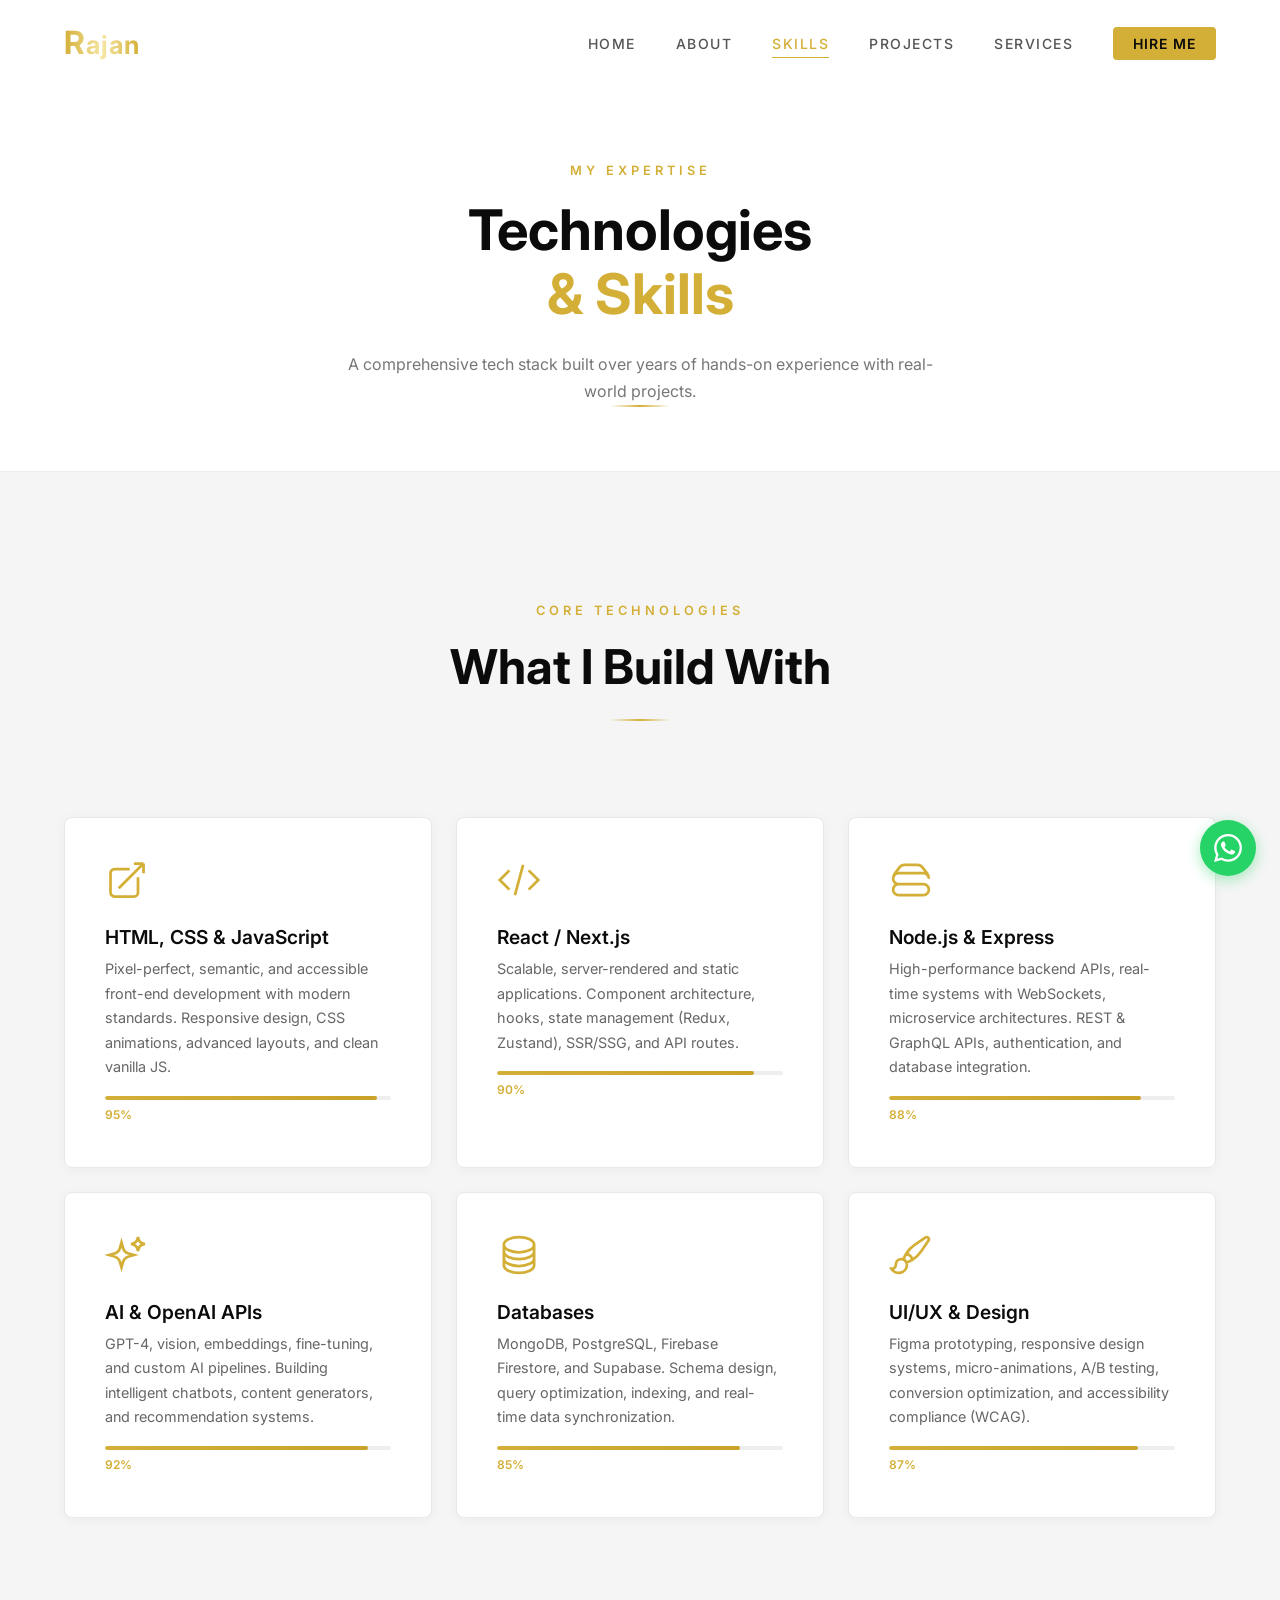
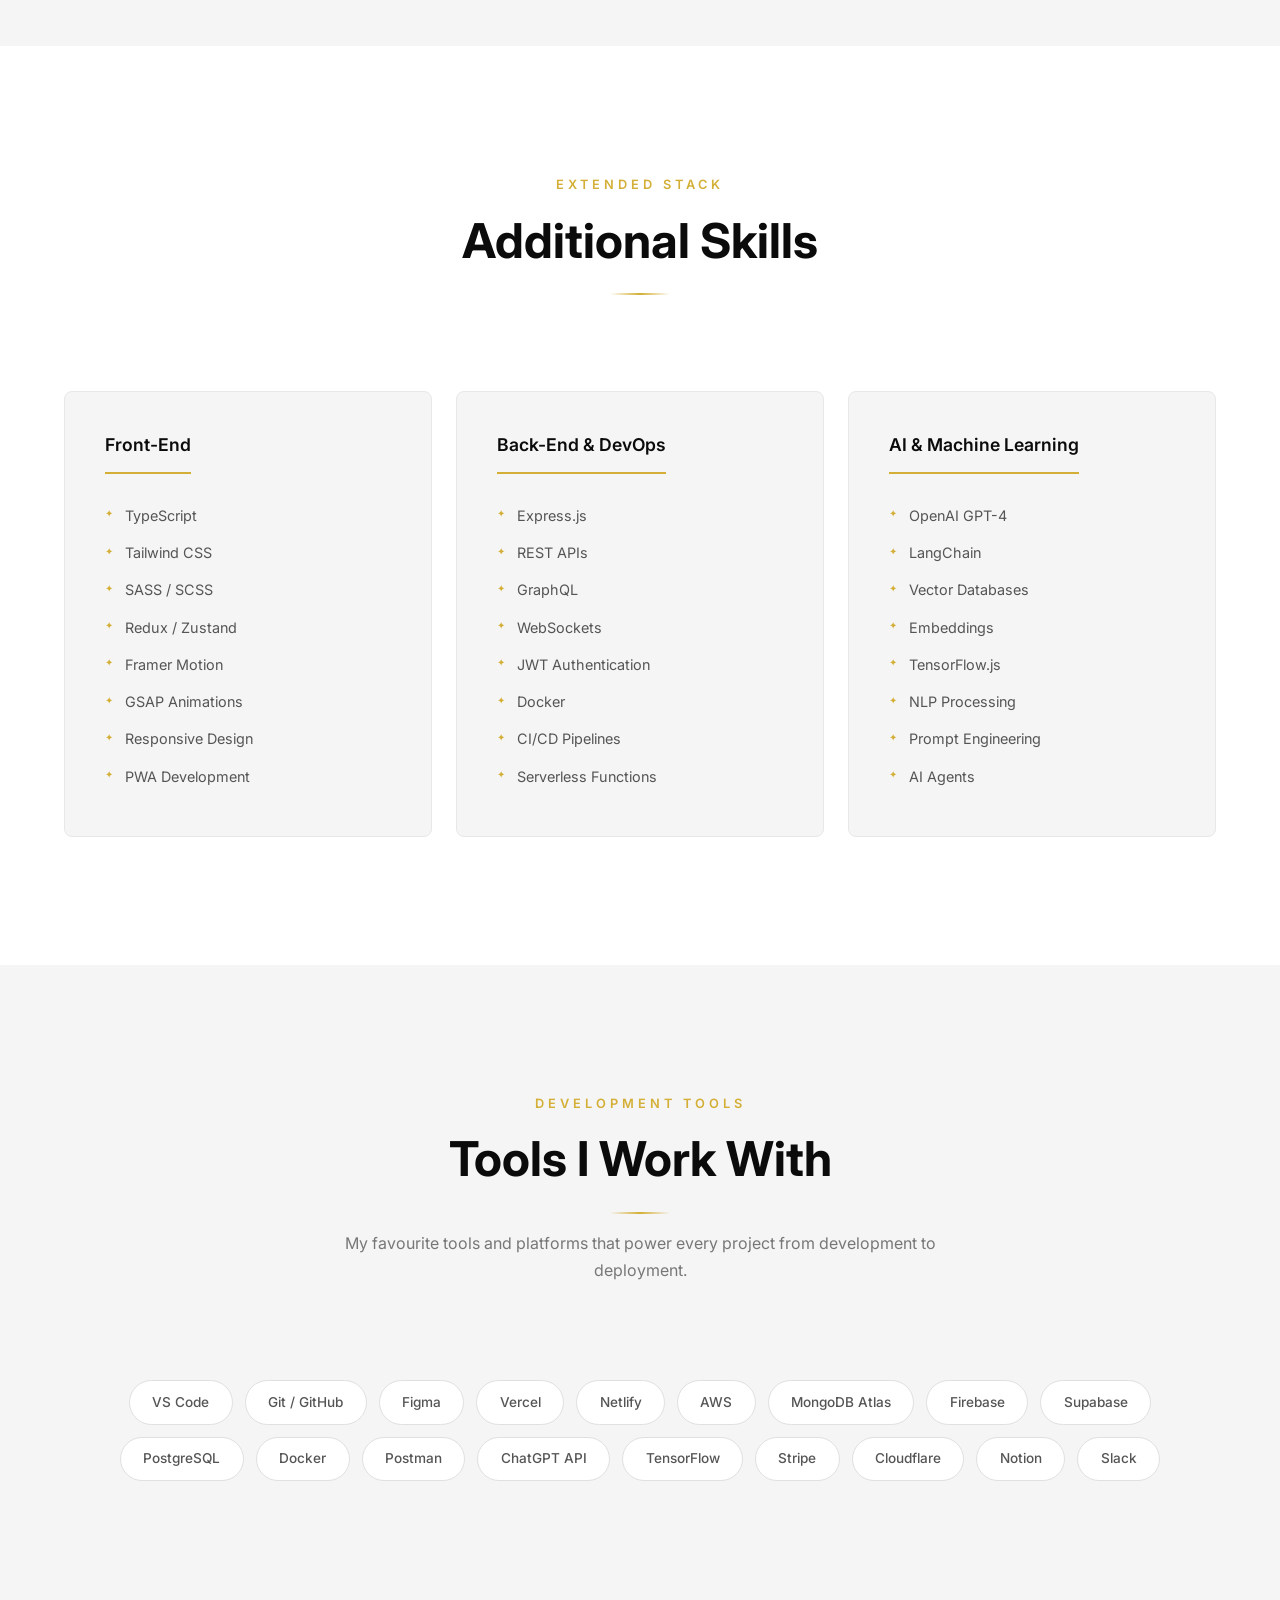
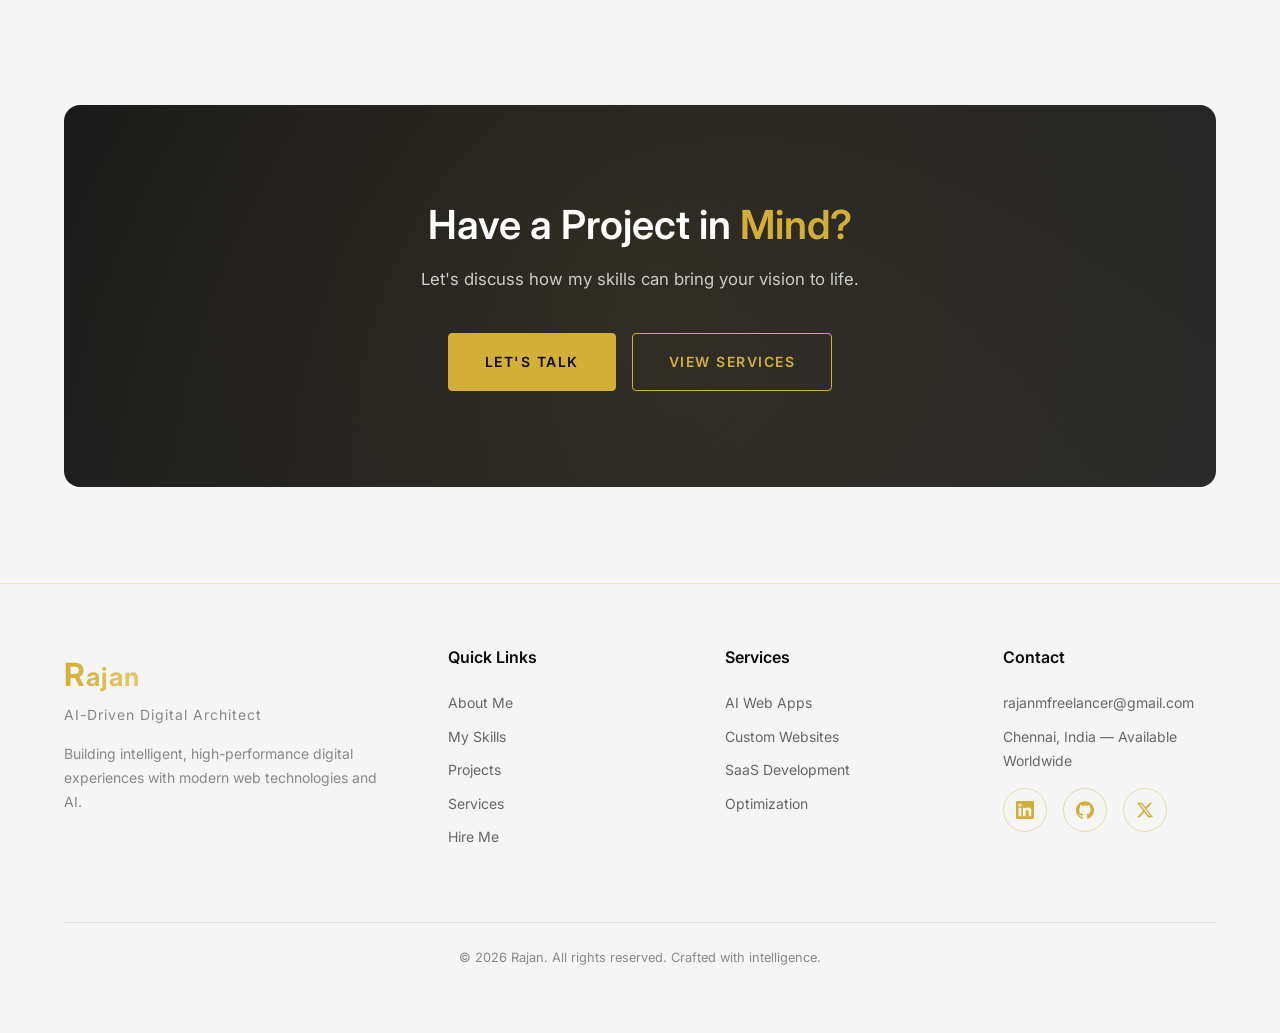
<file: skills.html>
<!DOCTYPE html>
<html lang="en">

<head>
    <meta charset="UTF-8" />
    <meta name="viewport" content="width=device-width, initial-scale=1.0" />
    <title>Skills & Expertise — Rajan | AI-Powered Web Developer</title>
    <meta name="description"
        content="Explore Rajan's full technical stack — React, Next.js, Node.js, AI APIs, UI/UX, and 12+ tools and technologies." />
    <link rel="preconnect" href="https://fonts.googleapis.com" />
    <link rel="preconnect" href="https://fonts.gstatic.com" crossorigin />
    <link
        href="https://fonts.googleapis.com/css2?family=Playfair+Display:ital,wght@0,400;0,500;0,600;0,700;1,400&family=Inter:wght@300;400;500;600;700&display=swap"
        rel="stylesheet" />
    <link rel="stylesheet" href="styles.css" />
</head>

<body>
    <nav class="navbar scrolled" id="navbar">
        <div class="nav-container">
            <a href="index.html" class="nav-logo"><span class="logo-text">R</span><span
                    class="logo-accent">ajan</span></a>
            <button class="nav-toggle" id="nav-toggle" aria-label="Toggle navigation"><span
                    class="hamburger"></span></button>
            <ul class="nav-menu" id="nav-menu">
                <li><a href="index.html" class="nav-link">Home</a></li>
                <li><a href="about.html" class="nav-link">About</a></li>
                <li><a href="skills.html" class="nav-link active">Skills</a></li>
                <li><a href="projects.html" class="nav-link">Projects</a></li>
                <li><a href="services.html" class="nav-link">Services</a></li>
                <li><a href="hire.html" class="nav-link nav-link--cta">Hire Me</a></li>
            </ul>
        </div>
    </nav>

    <section class="page-hero">
        <div class="container">
            <p class="section-label reveal revealed">My Expertise</p>
            <h1 class="page-hero-title reveal revealed">Technologies<br /><span class="gold-text">& Skills</span></h1>
            <p class="section-subtitle reveal revealed">A comprehensive tech stack built over years of hands-on
                experience with real-world projects.</p>
            <div class="gold-divider"></div>
        </div>
    </section>

    <!-- CORE SKILLS -->
    <section class="section section--light">
        <div class="container">
            <div class="section-header reveal">
                <p class="section-label">Core Technologies</p>
                <h2 class="section-title section-title--dark">What I Build With</h2>
                <div class="gold-divider"></div>
            </div>
            <div class="skills-grid">
                <div class="skill-card reveal">
                    <div class="skill-icon"><svg viewBox="0 0 24 24" fill="none" stroke="currentColor"
                            stroke-width="1.5">
                            <path
                                d="M13.5 6H5.25A2.25 2.25 0 003 8.25v10.5A2.25 2.25 0 005.25 21h10.5A2.25 2.25 0 0018 18.75V10.5m-10.5 6L21 3m0 0h-5.25M21 3v5.25" />
                        </svg></div>
                    <h3 class="skill-title">HTML, CSS & JavaScript</h3>
                    <p class="skill-desc">Pixel-perfect, semantic, and accessible front-end development with modern
                        standards. Responsive design, CSS animations, advanced layouts, and clean vanilla JS.</p>
                    <div class="skill-level">
                        <div class="skill-level-fill" style="width:95%"></div>
                    </div>
                    <span class="skill-percent">95%</span>
                </div>
                <div class="skill-card reveal">
                    <div class="skill-icon"><svg viewBox="0 0 24 24" fill="none" stroke="currentColor"
                            stroke-width="1.5">
                            <path d="M17.25 6.75L22.5 12l-5.25 5.25m-10.5 0L1.5 12l5.25-5.25m7.5-3l-4.5 16.5" />
                        </svg></div>
                    <h3 class="skill-title">React / Next.js</h3>
                    <p class="skill-desc">Scalable, server-rendered and static applications. Component architecture,
                        hooks, state management (Redux, Zustand), SSR/SSG, and API routes.</p>
                    <div class="skill-level">
                        <div class="skill-level-fill" style="width:90%"></div>
                    </div>
                    <span class="skill-percent">90%</span>
                </div>
                <div class="skill-card reveal">
                    <div class="skill-icon"><svg viewBox="0 0 24 24" fill="none" stroke="currentColor"
                            stroke-width="1.5">
                            <path
                                d="M5.25 14.25h13.5m-13.5 0a3 3 0 01-3-3m3 3a3 3 0 100 6h13.5a3 3 0 100-6m-16.5-3a3 3 0 013-3h13.5a3 3 0 013 3m-19.5 0a4.5 4.5 0 01.9-2.7L5.737 5.1a3.375 3.375 0 012.7-1.35h7.126c1.062 0 2.062.5 2.7 1.35l2.587 3.45a4.5 4.5 0 01.9 2.7" />
                        </svg></div>
                    <h3 class="skill-title">Node.js & Express</h3>
                    <p class="skill-desc">High-performance backend APIs, real-time systems with WebSockets, microservice
                        architectures. REST & GraphQL APIs, authentication, and database integration.</p>
                    <div class="skill-level">
                        <div class="skill-level-fill" style="width:88%"></div>
                    </div>
                    <span class="skill-percent">88%</span>
                </div>
                <div class="skill-card reveal">
                    <div class="skill-icon"><svg viewBox="0 0 24 24" fill="none" stroke="currentColor"
                            stroke-width="1.5">
                            <path
                                d="M9.813 15.904L9 18.75l-.813-2.846a4.5 4.5 0 00-3.09-3.09L2.25 12l2.846-.813a4.5 4.5 0 003.09-3.09L9 5.25l.813 2.846a4.5 4.5 0 003.09 3.09L15.75 12l-2.846.813a4.5 4.5 0 00-3.09 3.09zM18.259 8.715L18 9.75l-.259-1.035a3.375 3.375 0 00-2.455-2.456L14.25 6l1.036-.259a3.375 3.375 0 002.455-2.456L18 2.25l.259 1.035a3.375 3.375 0 002.455 2.456L21.75 6l-1.036.259a3.375 3.375 0 00-2.455 2.456z" />
                        </svg></div>
                    <h3 class="skill-title">AI & OpenAI APIs</h3>
                    <p class="skill-desc">GPT-4, vision, embeddings, fine-tuning, and custom AI pipelines. Building
                        intelligent chatbots, content generators, and recommendation systems.</p>
                    <div class="skill-level">
                        <div class="skill-level-fill" style="width:92%"></div>
                    </div>
                    <span class="skill-percent">92%</span>
                </div>
                <div class="skill-card reveal">
                    <div class="skill-icon"><svg viewBox="0 0 24 24" fill="none" stroke="currentColor"
                            stroke-width="1.5">
                            <path
                                d="M20.25 6.375c0 2.278-3.694 4.125-8.25 4.125S3.75 8.653 3.75 6.375m16.5 0c0-2.278-3.694-4.125-8.25-4.125S3.75 4.097 3.75 6.375m16.5 0v11.25c0 2.278-3.694 4.125-8.25 4.125s-8.25-1.847-8.25-4.125V6.375m16.5 0v3.75m-16.5-3.75v3.75m16.5 0v3.75C20.25 16.153 16.556 18 12 18s-8.25-1.847-8.25-4.125v-3.75m16.5 0c0 2.278-3.694 4.125-8.25 4.125s-8.25-1.847-8.25-4.125" />
                        </svg></div>
                    <h3 class="skill-title">Databases</h3>
                    <p class="skill-desc">MongoDB, PostgreSQL, Firebase Firestore, and Supabase. Schema design, query
                        optimization, indexing, and real-time data synchronization.</p>
                    <div class="skill-level">
                        <div class="skill-level-fill" style="width:85%"></div>
                    </div>
                    <span class="skill-percent">85%</span>
                </div>
                <div class="skill-card reveal">
                    <div class="skill-icon"><svg viewBox="0 0 24 24" fill="none" stroke="currentColor"
                            stroke-width="1.5">
                            <path
                                d="M9.53 16.122a3 3 0 00-5.78 1.128 2.25 2.25 0 01-2.4 2.245 4.5 4.5 0 008.4-2.245c0-.399-.078-.78-.22-1.128zm0 0a15.998 15.998 0 003.388-1.62m-5.043-.025a15.994 15.994 0 011.622-3.395m3.42 3.42a15.995 15.995 0 004.764-4.648l3.876-5.814a1.151 1.151 0 00-1.597-1.597L14.146 6.32a15.996 15.996 0 00-4.649 4.763m3.42 3.42a6.776 6.776 0 00-3.42-3.42" />
                        </svg></div>
                    <h3 class="skill-title">UI/UX & Design</h3>
                    <p class="skill-desc">Figma prototyping, responsive design systems, micro-animations, A/B testing,
                        conversion optimization, and accessibility compliance (WCAG).</p>
                    <div class="skill-level">
                        <div class="skill-level-fill" style="width:87%"></div>
                    </div>
                    <span class="skill-percent">87%</span>
                </div>
            </div>
        </div>
    </section>

    <!-- ADDITIONAL SKILLS -->
    <section class="section section--white">
        <div class="container">
            <div class="section-header reveal">
                <p class="section-label">Extended Stack</p>
                <h2 class="section-title section-title--dark">Additional Skills</h2>
                <div class="gold-divider"></div>
            </div>
            <div class="skills-list-grid">
                <div class="skill-list-card reveal">
                    <h3 class="skill-list-heading">Front-End</h3>
                    <ul class="skill-list">
                        <li>TypeScript</li>
                        <li>Tailwind CSS</li>
                        <li>SASS / SCSS</li>
                        <li>Redux / Zustand</li>
                        <li>Framer Motion</li>
                        <li>GSAP Animations</li>
                        <li>Responsive Design</li>
                        <li>PWA Development</li>
                    </ul>
                </div>
                <div class="skill-list-card reveal">
                    <h3 class="skill-list-heading">Back-End & DevOps</h3>
                    <ul class="skill-list">
                        <li>Express.js</li>
                        <li>REST APIs</li>
                        <li>GraphQL</li>
                        <li>WebSockets</li>
                        <li>JWT Authentication</li>
                        <li>Docker</li>
                        <li>CI/CD Pipelines</li>
                        <li>Serverless Functions</li>
                    </ul>
                </div>
                <div class="skill-list-card reveal">
                    <h3 class="skill-list-heading">AI & Machine Learning</h3>
                    <ul class="skill-list">
                        <li>OpenAI GPT-4</li>
                        <li>LangChain</li>
                        <li>Vector Databases</li>
                        <li>Embeddings</li>
                        <li>TensorFlow.js</li>
                        <li>NLP Processing</li>
                        <li>Prompt Engineering</li>
                        <li>AI Agents</li>
                    </ul>
                </div>
            </div>
        </div>
    </section>

    <!-- TOOLS -->
    <section class="section section--light">
        <div class="container">
            <div class="section-header reveal">
                <p class="section-label">Development Tools</p>
                <h2 class="section-title section-title--dark">Tools I Work With</h2>
                <div class="gold-divider"></div>
                <p class="section-subtitle">My favourite tools and platforms that power every project from development
                    to deployment.</p>
            </div>
            <div class="tools-tags reveal">
                <span class="tool-tag">VS Code</span><span class="tool-tag">Git / GitHub</span><span
                    class="tool-tag">Figma</span><span class="tool-tag">Vercel</span><span
                    class="tool-tag">Netlify</span><span class="tool-tag">AWS</span><span class="tool-tag">MongoDB
                    Atlas</span><span class="tool-tag">Firebase</span><span class="tool-tag">Supabase</span><span
                    class="tool-tag">PostgreSQL</span><span class="tool-tag">Docker</span><span
                    class="tool-tag">Postman</span><span class="tool-tag">ChatGPT API</span><span
                    class="tool-tag">TensorFlow</span><span class="tool-tag">Stripe</span><span
                    class="tool-tag">Cloudflare</span><span class="tool-tag">Notion</span><span
                    class="tool-tag">Slack</span>
            </div>
        </div>
    </section>

    <!-- CTA -->
    <section class="section section--cta-banner">
        <div class="container">
            <div class="cta-banner reveal">
                <h2 class="cta-banner-title">Have a Project in <span class="gold-text">Mind?</span></h2>
                <p class="cta-banner-text">Let's discuss how my skills can bring your vision to life.</p>
                <div class="cta-banner-buttons">
                    <a href="hire.html" class="btn btn--solid">Let's Talk</a>
                    <a href="services.html" class="btn btn--outline">View Services</a>
                </div>
            </div>
        </div>
    </section>

    <!-- FOOTER -->
    <footer class="footer">
        <div class="container">
            <div class="footer-grid">
                <div class="footer-col">
                    <a href="index.html" class="nav-logo"><span class="logo-text">R</span><span
                            class="logo-accent">ajan</span></a>
                    <p class="footer-tagline">AI-Driven Digital Architect</p>
                    <p class="footer-bio">Building intelligent, high-performance digital experiences with modern web
                        technologies and AI.</p>
                </div>
                <div class="footer-col">
                    <h4 class="footer-heading">Quick Links</h4>
                    <ul class="footer-nav">
                        <li><a href="about.html">About Me</a></li>
                        <li><a href="skills.html">My Skills</a></li>
                        <li><a href="projects.html">Projects</a></li>
                        <li><a href="services.html">Services</a></li>
                        <li><a href="hire.html">Hire Me</a></li>
                    </ul>
                </div>
                <div class="footer-col">
                    <h4 class="footer-heading">Services</h4>
                    <ul class="footer-nav">
                        <li><a href="services.html">AI Web Apps</a></li>
                        <li><a href="services.html">Custom Websites</a></li>
                        <li><a href="services.html">SaaS Development</a></li>
                        <li><a href="services.html">Optimization</a></li>
                    </ul>
                </div>
                <div class="footer-col">
                    <h4 class="footer-heading">Contact</h4>
                    <ul class="footer-nav">
                        <li>rajanmfreelancer@gmail.com</li>
                        <li>Chennai, India — Available Worldwide</li>
                    </ul>
                    <div class="social-links" style="margin-top:1rem;"><a href="#" class="social-link"
                            aria-label="LinkedIn"><svg viewBox="0 0 24 24" fill="currentColor">
                                <path
                                    d="M20.447 20.452h-3.554v-5.569c0-1.328-.027-3.037-1.852-3.037-1.853 0-2.136 1.445-2.136 2.939v5.667H9.351V9h3.414v1.561h.046c.477-.9 1.637-1.85 3.37-1.85 3.601 0 4.267 2.37 4.267 5.455v6.286zM5.337 7.433a2.062 2.062 0 01-2.063-2.065 2.064 2.064 0 112.063 2.065zm1.782 13.019H3.555V9h3.564v11.452zM22.225 0H1.771C.792 0 0 .774 0 1.729v20.542C0 23.227.792 24 1.771 24h20.451C23.2 24 24 23.227 24 22.271V1.729C24 .774 23.2 0 22.222 0h.003z" />
                            </svg></a><a href="#" class="social-link" aria-label="GitHub"><svg viewBox="0 0 24 24"
                                fill="currentColor">
                                <path
                                    d="M12 .297c-6.63 0-12 5.373-12 12 0 5.303 3.438 9.8 8.205 11.385.6.113.82-.258.82-.577 0-.285-.01-1.04-.015-2.04-3.338.724-4.042-1.61-4.042-1.61C4.422 18.07 3.633 17.7 3.633 17.7c-1.087-.744.084-.729.084-.729 1.205.084 1.838 1.236 1.838 1.236 1.07 1.835 2.809 1.305 3.495.998.108-.776.417-1.305.76-1.605-2.665-.3-5.466-1.332-5.466-5.93 0-1.31.465-2.38 1.235-3.22-.135-.303-.54-1.523.105-3.176 0 0 1.005-.322 3.3 1.23.96-.267 1.98-.399 3-.405 1.02.006 2.04.138 3 .405 2.28-1.552 3.285-1.23 3.285-1.23.645 1.653.24 2.873.12 3.176.765.84 1.23 1.91 1.23 3.22 0 4.61-2.805 5.625-5.475 5.92.42.36.81 1.096.81 2.22 0 1.606-.015 2.896-.015 3.286 0 .315.21.69.825.57C20.565 22.092 24 17.592 24 12.297c0-6.627-5.373-12-12-12" />
                            </svg></a><a href="#" class="social-link" aria-label="Twitter"><svg viewBox="0 0 24 24"
                                fill="currentColor">
                                <path
                                    d="M18.244 2.25h3.308l-7.227 8.26 8.502 11.24H16.17l-5.214-6.817L4.99 21.75H1.68l7.73-8.835L1.254 2.25H8.08l4.713 6.231zm-1.161 17.52h1.833L7.084 4.126H5.117z" />
                            </svg></a></div>
                </div>
            </div>
            <div class="footer-bottom">
                <p class="footer-copy">&copy; 2026 Rajan. All rights reserved. Crafted with intelligence.</p>
            </div>
        </div>
    </footer>
    <script src="script.js"></script>
</body>

</html>
</file>
<file: styles.css>
/* ═══════════════════════════════════════════════════════════════════════════════
   RAJAN — AI-Powered Web Developer | Luxury Portfolio
   Design System: Black (#0B0B0B) · White (#FFFFFF) · Metallic Gold (#D4AF37)
   ═══════════════════════════════════════════════════════════════════════════════ */

/* ─── CSS Custom Properties ─── */
:root {
  --black: #0B0B0B;
  --black-matte: #121212;
  --black-card: #1a1a1a;
  --black-light: #222222;
  --white: #FFFFFF;
  --white-off: #F5F5F5;
  --white-muted: #CCCCCC;
  --gray: #888888;
  --gold: #D4AF37;
  --gold-hover: #C9A227;
  --gold-light: #E8D48B;
  --gold-dim: rgba(212, 175, 55, 0.15);
  --gold-glow: rgba(212, 175, 55, 0.4);

  --font-heading: 'Inter', -apple-system, BlinkMacSystemFont, 'Segoe UI', sans-serif;
  --font-body: 'Inter', -apple-system, BlinkMacSystemFont, 'Segoe UI', sans-serif;

  --space-xs: 0.5rem;
  --space-sm: 1rem;
  --space-md: 1.5rem;
  --space-lg: 2.5rem;
  --space-xl: 4rem;
  --space-2xl: 6rem;
  --space-3xl: 8rem;

  --radius-sm: 4px;
  --radius-md: 8px;
  --radius-lg: 16px;

  --transition: 0.3s cubic-bezier(0.4, 0, 0.2, 1);
  --transition-slow: 0.6s cubic-bezier(0.4, 0, 0.2, 1);
}

/* ─── Reset & Base ─── */
*,
*::before,
*::after {
  margin: 0;
  padding: 0;
  box-sizing: border-box;
}

html {
  scroll-behavior: smooth;
  font-size: 16px;
  -webkit-font-smoothing: antialiased;
  -moz-osx-font-smoothing: grayscale;
}

body {
  font-family: var(--font-body);
  background: var(--white);
  color: var(--black);
  line-height: 1.7;
  overflow-x: hidden;
}

a {
  text-decoration: none;
  color: inherit;
  transition: color var(--transition);
}

img {
  max-width: 100%;
  display: block;
}

ul {
  list-style: none;
}

.container {
  max-width: 1200px;
  margin: 0 auto;
  padding: 0 var(--space-md);
}

/* ─── Typography ─── */
h1,
h2,
h3,
h4 {
  font-family: var(--font-heading);
  font-weight: 600;
  line-height: 1.2;
}

.gold-text {
  color: var(--gold);
}

/* ─── Reveal Animation ─── */
.reveal {
  opacity: 0;
  transform: translateY(40px);
  transition: opacity 0.8s cubic-bezier(0.4, 0, 0.2, 1),
    transform 0.8s cubic-bezier(0.4, 0, 0.2, 1);
}

.reveal.revealed {
  opacity: 1;
  transform: translateY(0);
}

/* ═══════════════════════════════════════════════════════════════════════════════
   NAVIGATION
   ═══════════════════════════════════════════════════════════════════════════════ */
.navbar {
  position: fixed;
  top: 0;
  left: 0;
  right: 0;
  z-index: 1000;
  padding: var(--space-sm) 0;
  transition: background var(--transition), padding var(--transition), backdrop-filter var(--transition);
}

.navbar.scrolled {
  background: rgba(255, 255, 255, 0.95);
  backdrop-filter: blur(20px);
  -webkit-backdrop-filter: blur(20px);
  padding: 0.6rem 0;
  border-bottom: 1px solid rgba(212, 175, 55, 0.25);
  box-shadow: 0 2px 20px rgba(0, 0, 0, 0.06);
}

.nav-container {
  max-width: 1200px;
  margin: 0 auto;
  padding: 0 var(--space-md);
  display: flex;
  align-items: center;
  justify-content: space-between;
}

.nav-logo {
  font-family: var(--font-heading);
  font-size: 1.6rem;
  font-weight: 700;
  letter-spacing: 1px;
  display: flex;
  align-items: baseline;
  background: linear-gradient(90deg,
      var(--gold) 0%,
      #f5e6a3 25%,
      var(--gold) 50%,
      #f5e6a3 75%,
      var(--gold) 100%);
  background-size: 200% auto;
  -webkit-background-clip: text;
  -webkit-text-fill-color: transparent;
  background-clip: text;
  animation: goldShimmer 3s linear infinite;
}

.logo-text {
  font-size: 2rem;
}

.logo-accent {
  /* inherits shimmer from .nav-logo */
}

.nav-menu {
  display: flex;
  align-items: center;
  gap: var(--space-lg);
}

.nav-link {
  font-size: 0.875rem;
  font-weight: 500;
  letter-spacing: 1.5px;
  text-transform: uppercase;
  color: #555;
  position: relative;
  padding: 0.25rem 0;
}

.nav-link::after {
  content: '';
  position: absolute;
  bottom: -2px;
  left: 0;
  width: 0;
  height: 1px;
  background: var(--gold);
  transition: width var(--transition);
}

.nav-link:hover,
.nav-link.active {
  color: var(--gold);
}

.nav-link:hover::after,
.nav-link.active::after {
  width: 100%;
}

.nav-link--cta {
  color: var(--black) !important;
  background: var(--gold);
  padding: 0.5rem 1.25rem;
  border-radius: 4px;
  font-weight: 600;
  letter-spacing: 1px;
}

.nav-link--cta::after {
  display: none;
}

.nav-link--cta:hover {
  background: var(--gold-hover);
  color: var(--black) !important;
}

/* Hamburger */
.nav-toggle {
  display: none;
  background: none;
  border: none;
  cursor: pointer;
  padding: 0.5rem;
  z-index: 1001;
}

.hamburger {
  display: block;
  width: 24px;
  height: 2px;
  background: var(--black);
  position: relative;
  transition: var(--transition);
}

.hamburger::before,
.hamburger::after {
  content: '';
  position: absolute;
  width: 24px;
  height: 2px;
  background: var(--black);
  transition: var(--transition);
}

.hamburger::before {
  top: -7px;
}

.hamburger::after {
  top: 7px;
}

.nav-toggle.active .hamburger {
  background: transparent;
}

.nav-toggle.active .hamburger::before {
  top: 0;
  transform: rotate(45deg);
  background: var(--gold);
}

.nav-toggle.active .hamburger::after {
  top: 0;
  transform: rotate(-45deg);
  background: var(--gold);
}

/* ═══════════════════════════════════════════════════════════════════════════════
   HERO SECTION
   ═══════════════════════════════════════════════════════════════════════════════ */
.hero {
  position: relative;
  min-height: 100vh;
  display: flex;
  align-items: center;
  justify-content: center;
  background: var(--white);
  overflow: hidden;
}

.hero-glow {
  position: absolute;
  top: 50%;
  left: 50%;
  transform: translate(-50%, -50%);
  width: 600px;
  height: 600px;
  background: radial-gradient(circle, var(--gold-glow) 0%, transparent 70%);
  opacity: 0.25;
  animation: glowPulse 4s ease-in-out infinite alternate;
  pointer-events: none;
}

@keyframes glowPulse {
  0% {
    transform: translate(-50%, -50%) scale(0.8);
    opacity: 0.15;
  }

  100% {
    transform: translate(-50%, -50%) scale(1.2);
    opacity: 0.3;
  }
}

.hero-particles {
  position: absolute;
  inset: 0;
  pointer-events: none;
  overflow: hidden;
}

.particle {
  position: absolute;
  width: 2px;
  height: 2px;
  background: var(--gold);
  border-radius: 50%;
  opacity: 0;
  animation: particleFloat linear infinite;
}

@keyframes particleFloat {
  0% {
    opacity: 0;
    transform: translateY(100vh) scale(0);
  }

  10% {
    opacity: 0.8;
  }

  90% {
    opacity: 0.8;
  }

  100% {
    opacity: 0;
    transform: translateY(-10vh) scale(1);
  }
}

.hero-content {
  text-align: center;
  position: relative;
  z-index: 2;
  padding: 0 var(--space-md);
}

.hero-tagline {
  font-size: 0.875rem;
  font-weight: 500;
  letter-spacing: 4px;
  text-transform: uppercase;
  color: var(--gold);
  margin-bottom: var(--space-md);
}

.hero-title {
  font-size: clamp(2.5rem, 7vw, 5.5rem);
  font-weight: 700;
  margin-bottom: var(--space-md);
  line-height: 1.1;
  letter-spacing: -1px;
  color: var(--black);
}

.hero-subtitle {
  font-size: clamp(1rem, 2vw, 1.25rem);
  color: #666;
  max-width: 560px;
  margin: 0 auto var(--space-xl);
  font-weight: 300;
  line-height: 1.8;
}

/* Hero Greeting */
.hero-greeting {
  font-size: clamp(1.1rem, 2.5vw, 1.5rem);
  font-weight: 300;
  letter-spacing: 3px;
  text-transform: uppercase;
  color: #888;
  margin-bottom: 0.5rem;
}

/* Hero Role Typing */
.hero-role {
  display: flex;
  align-items: center;
  justify-content: center;
  gap: 0.35rem;
  font-size: clamp(1.1rem, 2.5vw, 1.6rem);
  font-weight: 400;
  color: #555;
  margin-bottom: var(--space-md);
  min-height: 2.4rem;
}

.hero-role-static {
  color: #666;
}

.hero-role-typing {
  color: var(--gold);
  font-weight: 600;
}

.typing-cursor {
  color: var(--gold);
  font-weight: 300;
  animation: blink 0.8s step-end infinite;
}

@keyframes blink {

  0%,
  100% {
    opacity: 1;
  }

  50% {
    opacity: 0;
  }
}

/* Gold Shimmer Animation */
.gold-shimmer {
  background: linear-gradient(90deg,
      var(--gold) 0%,
      #f5e6a3 25%,
      var(--gold) 50%,
      #f5e6a3 75%,
      var(--gold) 100%);
  background-size: 200% auto;
  -webkit-background-clip: text;
  -webkit-text-fill-color: transparent;
  background-clip: text;
  animation: goldShimmer 3s linear infinite;
}

@keyframes goldShimmer {
  0% {
    background-position: 0% center;
  }

  100% {
    background-position: 200% center;
  }
}

.hero-buttons {
  display: flex;
  gap: var(--space-sm);
  justify-content: center;
  flex-wrap: wrap;
}

/* ─── Buttons ─── */
.btn {
  display: inline-flex;
  align-items: center;
  gap: 0.5rem;
  font-family: var(--font-body);
  font-size: 0.875rem;
  font-weight: 600;
  letter-spacing: 1.5px;
  text-transform: uppercase;
  padding: 1rem 2.25rem;
  border-radius: var(--radius-sm);
  cursor: pointer;
  border: none;
  transition: all var(--transition);
  position: relative;
  overflow: hidden;
}

.btn--outline {
  background: transparent;
  color: var(--gold);
  border: 1.5px solid var(--gold);
}

.btn--outline:hover {
  background: var(--gold);
  color: var(--black);
  box-shadow: 0 0 30px var(--gold-glow);
}

.btn--solid {
  background: var(--gold);
  color: var(--black);
  border: 1.5px solid var(--gold);
}

.btn--solid:hover {
  background: var(--gold-hover);
  border-color: var(--gold-hover);
  box-shadow: 0 0 30px var(--gold-glow);
  transform: translateY(-2px);
}

.btn--small {
  padding: 0.625rem 1.5rem;
  font-size: 0.75rem;
}

.btn--full {
  width: 100%;
  justify-content: center;
}

.btn--full svg {
  width: 18px;
  height: 18px;
}

/* Scroll Indicator */
.scroll-indicator {
  position: absolute;
  bottom: 2rem;
  left: 50%;
  transform: translateX(-50%);
  z-index: 2;
}

.scroll-line {
  width: 1px;
  height: 60px;
  background: linear-gradient(to bottom, var(--gold), rgba(212, 175, 55, 0.1));
  animation: scrollLine 2s ease-in-out infinite;
}

@keyframes scrollLine {

  0%,
  100% {
    opacity: 0.3;
    transform: scaleY(0.5);
    transform-origin: top;
  }

  50% {
    opacity: 1;
    transform: scaleY(1);
    transform-origin: top;
  }
}

/* ═══════════════════════════════════════════════════════════════════════════════
   SECTION COMMON
   ═══════════════════════════════════════════════════════════════════════════════ */
.section {
  padding: var(--space-3xl) 0;
}

.section--dark {
  background: var(--white);
  color: var(--black);
}

.section--light {
  background: var(--white-off);
  color: var(--black);
}

.section-header {
  text-align: center;
  margin-bottom: var(--space-2xl);
}

.section-label {
  font-size: 0.8rem;
  font-weight: 600;
  letter-spacing: 4px;
  text-transform: uppercase;
  color: var(--gold);
  margin-bottom: var(--space-sm);
}

.section-title {
  font-size: clamp(2rem, 4vw, 3rem);
  font-weight: 700;
  color: var(--black);
  margin-bottom: var(--space-md);
}

.section-title--dark {
  color: var(--black);
}

.gold-divider {
  width: 60px;
  height: 2px;
  background: linear-gradient(90deg, transparent, var(--gold), transparent);
  margin: 0 auto;
}

/* ═══════════════════════════════════════════════════════════════════════════════
   ABOUT SECTION
   ═══════════════════════════════════════════════════════════════════════════════ */
.about-grid {
  display: grid;
  grid-template-columns: 1fr 1.5fr;
  gap: var(--space-2xl);
  align-items: center;
}

.about-image-frame {
  position: relative;
  width: 280px;
  height: 340px;
  margin: 0 auto;
}

.about-image-placeholder {
  width: 100%;
  height: 100%;
  background: linear-gradient(135deg, var(--black) 0%, var(--black-matte) 100%);
  border-radius: var(--radius-md);
  display: flex;
  align-items: center;
  justify-content: center;
  position: relative;
  z-index: 1;
}

.about-initials {
  font-family: var(--font-heading);
  font-size: 6rem;
  font-weight: 700;
  color: var(--gold);
  opacity: 0.8;
}

.about-image-border {
  position: absolute;
  top: 15px;
  left: -15px;
  width: 100%;
  height: 100%;
  border: 2px solid var(--gold);
  border-radius: 4px;
  z-index: 0;
  transition: var(--transition);
}

.about-profile-img {
  width: 100%;
  height: 100%;
  object-fit: cover;
  border-radius: 4px;
  position: relative;
  z-index: 10;
}

.about-text p {
  color: #555;
  margin-bottom: var(--space-md);
  font-size: 1.05rem;
}

.about-intro {
  font-size: 1.15rem !important;
  color: #333 !important;
  line-height: 1.8;
}

.about-intro strong,
.about-text p strong {
  color: var(--black);
}

.about-stats {
  display: flex;
  gap: var(--space-xl);
  margin-top: var(--space-lg);
  padding-top: var(--space-lg);
  border-top: 1px solid #e0e0e0;
}

.stat {
  display: flex;
  flex-direction: column;
}

.stat-number {
  font-family: var(--font-heading);
  font-size: 2.2rem;
  font-weight: 700;
  color: var(--gold);
  line-height: 1;
}

.stat-label {
  font-size: 0.8rem;
  color: var(--gray);
  margin-top: 0.25rem;
  letter-spacing: 0.5px;
}

/* ═══════════════════════════════════════════════════════════════════════════════
   SKILLS SECTION
   ═══════════════════════════════════════════════════════════════════════════════ */
.skills-grid {
  display: grid;
  grid-template-columns: repeat(3, 1fr);
  gap: var(--space-md);
}

.skill-card {
  background: var(--white);
  border: 1px solid #e8e8e8;
  border-radius: var(--radius-md);
  padding: var(--space-lg);
  transition: all var(--transition);
  position: relative;
  overflow: hidden;
  box-shadow: 0 2px 12px rgba(0, 0, 0, 0.04);
}

.skill-card::before {
  content: '';
  position: absolute;
  top: 0;
  left: 0;
  right: 0;
  height: 2px;
  background: linear-gradient(90deg, transparent, var(--gold), transparent);
  opacity: 0;
  transition: opacity var(--transition);
}

.skill-card:hover {
  transform: translateY(-4px);
  border-color: var(--gold);
  box-shadow: 0 8px 40px rgba(212, 175, 55, 0.12);
}

.skill-card:hover::before {
  opacity: 1;
}

.skill-icon {
  width: 44px;
  height: 44px;
  color: var(--gold);
  margin-bottom: var(--space-md);
}

.skill-icon svg {
  width: 100%;
  height: 100%;
}

.skill-title {
  font-family: var(--font-heading);
  font-size: 1.2rem;
  margin-bottom: var(--space-xs);
  color: var(--black);
}

.skill-desc {
  font-size: 0.9rem;
  color: #666;
  line-height: 1.7;
}

/* ═══════════════════════════════════════════════════════════════════════════════
   PROJECTS SECTION
   ═══════════════════════════════════════════════════════════════════════════════ */
.projects-grid {
  display: grid;
  grid-template-columns: repeat(3, 1fr);
  gap: var(--space-lg);
}

.project-card {
  background: var(--white);
  border-radius: var(--radius-lg);
  overflow: hidden;
  transition: all var(--transition);
  box-shadow: 0 4px 20px rgba(0, 0, 0, 0.06);
}

.project-card:hover {
  transform: translateY(-8px);
  box-shadow: 0 20px 60px rgba(0, 0, 0, 0.12);
}

.project-image {
  position: relative;
  height: 220px;
  overflow: hidden;
}

.project-image-inner {
  width: 100%;
  height: 100%;
  display: flex;
  align-items: center;
  justify-content: center;
  transition: transform var(--transition-slow);
}

.project-card:hover .project-image-inner {
  transform: scale(1.05);
}

.project-icon-large {
  width: 64px;
  height: 64px;
  color: var(--gold);
  opacity: 0.6;
}

.project-overlay {
  position: absolute;
  inset: 0;
  background: rgba(11, 11, 11, 0.8);
  display: flex;
  align-items: center;
  justify-content: center;
  opacity: 0;
  transition: opacity var(--transition);
}

.project-card:hover .project-overlay {
  opacity: 1;
}

.project-info {
  padding: var(--space-md) var(--space-lg);
}

.project-title {
  font-family: var(--font-heading);
  font-size: 1.3rem;
  color: var(--black);
  margin-bottom: var(--space-xs);
}

.project-desc {
  font-size: 0.9rem;
  color: #666;
  line-height: 1.7;
  margin-bottom: var(--space-md);
}

.project-tech {
  display: flex;
  flex-wrap: wrap;
  gap: 0.5rem;
}

.project-tech span {
  font-size: 0.7rem;
  font-weight: 600;
  letter-spacing: 0.5px;
  text-transform: uppercase;
  padding: 0.3rem 0.75rem;
  border-radius: 100px;
  background: rgba(212, 175, 55, 0.1);
  color: var(--gold-hover);
  border: 1px solid rgba(212, 175, 55, 0.2);
}

/* ═══════════════════════════════════════════════════════════════════════════════
   SERVICES SECTION
   ═══════════════════════════════════════════════════════════════════════════════ */
.services-grid {
  display: grid;
  grid-template-columns: repeat(2, 1fr);
  gap: var(--space-md);
}

.service-card {
  background: var(--white);
  border: 1px solid #e8e8e8;
  border-radius: var(--radius-md);
  padding: var(--space-xl) var(--space-lg);
  transition: all var(--transition);
  position: relative;
  box-shadow: 0 2px 12px rgba(0, 0, 0, 0.04);
}

.service-card::after {
  content: '';
  position: absolute;
  inset: 0;
  border-radius: var(--radius-md);
  background: linear-gradient(135deg, rgba(212, 175, 55, 0.06) 0%, transparent 60%);
  opacity: 0;
  transition: opacity var(--transition);
  pointer-events: none;
}

.service-card:hover {
  border-color: var(--gold);
  transform: translateY(-4px);
  box-shadow: 0 8px 40px rgba(212, 175, 55, 0.12);
}

.service-card:hover::after {
  opacity: 1;
}

.service-icon {
  width: 48px;
  height: 48px;
  color: var(--gold);
  margin-bottom: var(--space-md);
}

.service-icon svg {
  width: 100%;
  height: 100%;
}

.service-title {
  font-family: var(--font-heading);
  font-size: 1.25rem;
  margin-bottom: var(--space-sm);
  color: var(--black);
}

.service-desc {
  font-size: 0.9rem;
  color: #666;
  line-height: 1.7;
}

/* ═══════════════════════════════════════════════════════════════════════════════
   CONTACT SECTION
   ═══════════════════════════════════════════════════════════════════════════════ */
.section--contact {
  border-top: 1px solid rgba(212, 175, 55, 0.2);
}

.contact-grid {
  display: grid;
  grid-template-columns: 1fr 1fr;
  gap: var(--space-2xl);
  max-width: 1000px;
  margin: 0 auto;
}

.contact-intro {
  font-size: 1.1rem;
  color: #666;
  margin-bottom: var(--space-lg);
  line-height: 1.8;
}

.contact-details {
  margin-bottom: var(--space-lg);
}

.contact-item {
  display: flex;
  align-items: center;
  gap: var(--space-sm);
  margin-bottom: var(--space-sm);
  color: #555;
  font-size: 0.95rem;
}

.contact-item svg {
  width: 20px;
  height: 20px;
  color: var(--gold);
  flex-shrink: 0;
}

.social-links {
  display: flex;
  gap: var(--space-sm);
}

.social-link {
  width: 44px;
  height: 44px;
  border-radius: 50%;
  border: 1px solid rgba(212, 175, 55, 0.4);
  display: flex;
  align-items: center;
  justify-content: center;
  color: var(--gold);
  transition: all var(--transition);
}

.social-link svg {
  width: 18px;
  height: 18px;
}

.social-link:hover {
  background: var(--gold);
  color: var(--white);
  border-color: var(--gold);
  transform: translateY(-2px);
  box-shadow: 0 4px 20px var(--gold-glow);
}

/* ─── Contact Form ─── */
.form-group {
  position: relative;
  margin-bottom: var(--space-md);
}

.form-input {
  width: 100%;
  padding: 1rem 1.25rem;
  font-family: var(--font-body);
  font-size: 0.95rem;
  color: var(--black);
  background: var(--white);
  border: 1px solid #ddd;
  border-radius: var(--radius-md);
  outline: none;
  transition: border-color var(--transition), box-shadow var(--transition);
}

.form-input:focus {
  border-color: var(--gold);
  box-shadow: 0 0 0 3px var(--gold-dim);
}

.form-label {
  position: absolute;
  top: 1rem;
  left: 1.25rem;
  font-size: 0.95rem;
  color: var(--gray);
  pointer-events: none;
  transition: all var(--transition);
  background: var(--white);
  padding: 0 0.25rem;
}

.form-input:focus~.form-label,
.form-input:not(:placeholder-shown)~.form-label {
  top: -0.5rem;
  left: 1rem;
  font-size: 0.75rem;
  color: var(--gold);
}

.form-textarea {
  resize: vertical;
  min-height: 120px;
}

/* ═══════════════════════════════════════════════════════════════════════════════
   FOOTER
   ═══════════════════════════════════════════════════════════════════════════════ */
.footer {
  background: var(--white-off);
  border-top: 1px solid rgba(212, 175, 55, 0.25);
  padding: var(--space-xl) 0;
}

.footer-content {
  display: flex;
  flex-direction: column;
  align-items: center;
  gap: var(--space-md);
}

.footer-tagline {
  font-size: 0.875rem;
  color: var(--gray);
  letter-spacing: 1px;
}

.footer-links {
  display: flex;
  gap: var(--space-lg);
  flex-wrap: wrap;
  justify-content: center;
}

.footer-links a {
  font-size: 0.8rem;
  font-weight: 500;
  letter-spacing: 1px;
  text-transform: uppercase;
  color: #666;
  transition: color var(--transition);
}

.footer-links a:hover {
  color: var(--gold);
}

.footer-copy {
  font-size: 0.8rem;
  color: var(--gray);
  text-align: center;
}

/* ═══════════════════════════════════════════════════════════════════════════════
   RESPONSIVE
   ═══════════════════════════════════════════════════════════════════════════════ */
@media (max-width: 1024px) {
  .skills-grid {
    grid-template-columns: repeat(2, 1fr);
  }

  .projects-grid {
    grid-template-columns: repeat(2, 1fr);
  }
}

@media (max-width: 768px) {
  :root {
    --space-3xl: 5rem;
    --space-2xl: 3.5rem;
  }

  /* Nav mobile */
  .nav-toggle {
    display: block;
  }

  .nav-menu {
    position: fixed;
    top: 0;
    right: -100%;
    width: 280px;
    height: 100vh;
    background: rgba(255, 255, 255, 0.98);
    backdrop-filter: blur(20px);
    -webkit-backdrop-filter: blur(20px);
    flex-direction: column;
    justify-content: center;
    gap: var(--space-lg);
    transition: right var(--transition);
    border-left: 1px solid rgba(212, 175, 55, 0.2);
    box-shadow: -4px 0 30px rgba(0, 0, 0, 0.08);
  }

  .nav-menu.active {
    right: 0;
  }

  .nav-link {
    font-size: 1rem;
    letter-spacing: 2px;
  }

  /* About */
  .about-grid {
    grid-template-columns: 1fr;
    gap: var(--space-xl);
  }

  .about-image-frame {
    width: 220px;
    height: 270px;
  }

  .about-stats {
    gap: var(--space-lg);
  }

  /* Skills */
  .skills-grid {
    grid-template-columns: 1fr;
  }

  /* Projects */
  .projects-grid {
    grid-template-columns: 1fr;
  }

  /* Services */
  .services-grid {
    grid-template-columns: 1fr;
  }

  /* Contact */
  .contact-grid {
    grid-template-columns: 1fr;
    gap: var(--space-xl);
  }

  .footer-links {
    gap: var(--space-sm);
  }
}

@media (max-width: 480px) {
  .hero-buttons {
    flex-direction: column;
    align-items: center;
  }

  .btn {
    width: 100%;
    justify-content: center;
  }

  .about-stats {
    flex-direction: column;
    gap: var(--space-md);
  }

  .stat {
    flex-direction: row;
    align-items: baseline;
    gap: var(--space-sm);
  }

  .stat-number {
    font-size: 1.8rem;
  }
}

/* ═══════════════════════════════════════════════════════════════════════════════
   PAGE-SPECIFIC STYLES (Individual Pages)
   ═══════════════════════════════════════════════════════════════════════════════ */

/* Page Hero Banner */
.page-hero {
  padding: 10rem 0 4rem;
  text-align: center;
  background: var(--white);
  border-bottom: 1px solid #eee;
}

.page-hero-title {
  font-size: clamp(2.2rem, 5vw, 3.5rem);
  font-weight: 700;
  color: var(--black);
  margin-bottom: var(--space-md);
  line-height: 1.15;
}

/* CTA Section */
.section--cta {
  background: var(--white-off);
  padding: var(--space-2xl) 0;
}

/* About Stats Centered */
.about-stats-section {
  margin-top: var(--space-2xl);
  padding-top: var(--space-xl);
  border-top: 1px solid #e0e0e0;
}

.about-stats--centered {
  justify-content: center;
  gap: var(--space-2xl);
}

/* Values Grid */
.about-values {
  margin-top: var(--space-2xl);
}

.values-grid {
  display: grid;
  grid-template-columns: repeat(3, 1fr);
  gap: var(--space-md);
}

.value-card {
  background: var(--white);
  border: 1px solid #e8e8e8;
  border-radius: var(--radius-md);
  padding: var(--space-lg);
  box-shadow: 0 2px 12px rgba(0, 0, 0, 0.04);
  transition: all var(--transition);
}

.value-card:hover {
  transform: translateY(-4px);
  border-color: var(--gold);
  box-shadow: 0 8px 40px rgba(212, 175, 55, 0.12);
}

/* Tools Tags */
.tools-tags {
  display: flex;
  flex-wrap: wrap;
  justify-content: center;
  gap: 0.75rem;
}

.tool-tag {
  font-size: 0.85rem;
  font-weight: 500;
  padding: 0.6rem 1.4rem;
  border-radius: 100px;
  background: var(--white);
  color: #555;
  border: 1px solid #e0e0e0;
  transition: all var(--transition);
}

.tool-tag:hover {
  border-color: var(--gold);
  color: var(--gold);
  box-shadow: 0 2px 12px rgba(212, 175, 55, 0.1);
}

/* Service Features */
.service-features {
  list-style: none;
  margin-top: var(--space-md);
  padding-top: var(--space-sm);
  border-top: 1px solid #eee;
}

.service-features li {
  font-size: 0.85rem;
  color: #666;
  padding: 0.35rem 0;
  padding-left: 1.25rem;
  position: relative;
}

.service-features li::before {
  content: '✦';
  position: absolute;
  left: 0;
  color: var(--gold);
  font-size: 0.7rem;
}

/* Process Grid */
.process-grid {
  display: grid;
  grid-template-columns: repeat(4, 1fr);
  gap: var(--space-md);
}

.process-step {
  text-align: center;
  padding: var(--space-lg) var(--space-sm);
}

.process-number {
  font-family: var(--font-heading);
  font-size: 2.5rem;
  font-weight: 700;
  color: var(--gold);
  line-height: 1;
  display: block;
  margin-bottom: var(--space-sm);
}

.process-title {
  font-family: var(--font-heading);
  font-size: 1.1rem;
  color: var(--black);
  margin-bottom: 0.5rem;
}

.process-desc {
  font-size: 0.85rem;
  color: #666;
  line-height: 1.6;
}

/* Responsive for new components */
@media (max-width: 768px) {
  .values-grid {
    grid-template-columns: 1fr;
  }

  .process-grid {
    grid-template-columns: repeat(2, 1fr);
  }

  .page-hero {
    padding: 8rem 0 3rem;
  }
}

@media (max-width: 480px) {
  .process-grid {
    grid-template-columns: 1fr;
  }

  .about-stats--centered {
    flex-direction: column;
    gap: var(--space-md);
  }
}

/* ═══════════════════════════════════════════════════════════════════════════════
   HOMEPAGE — ADDITIONAL STYLES
   ═══════════════════════════════════════════════════════════════════════════════ */

/* Hero Trust Badges */
.hero-trust {
  display: flex;
  justify-content: center;
  align-items: center;
  gap: 0.75rem;
  margin-top: var(--space-xl);
  font-size: 0.8rem;
  font-weight: 500;
  letter-spacing: 1px;
  text-transform: uppercase;
  color: #999;
}

.trust-dot {
  color: var(--gold);
  font-size: 0.6rem;
}

/* Section Subtitle */
.section-subtitle {
  color: #777;
  max-width: 600px;
  margin: var(--space-sm) auto 0;
  font-size: 1rem;
  line-height: 1.7;
}

/* Section Variants */
.section--white {
  background: var(--white);
  color: var(--black);
}

/* Split Section (About Preview) */
.split-section {
  display: grid;
  grid-template-columns: 1.2fr 0.8fr;
  gap: var(--space-2xl);
  align-items: center;
}

.body-text {
  color: #555;
  font-size: 1.05rem;
  line-height: 1.8;
  margin-top: var(--space-md);
}

.about-image-frame--large {
  width: 320px;
  height: 400px;
}

/* Inline Stats */
.inline-stats {
  display: flex;
  gap: var(--space-lg);
  margin-top: var(--space-lg);
  padding-top: var(--space-lg);
  border-top: 1px solid #e0e0e0;
}

.inline-stat {
  display: flex;
  flex-direction: column;
}

.inline-stat-number {
  font-family: var(--font-heading);
  font-size: 1.8rem;
  font-weight: 700;
  color: var(--gold);
  line-height: 1;
}

.inline-stat-label {
  font-size: 0.75rem;
  color: var(--gray);
  margin-top: 0.2rem;
  letter-spacing: 0.5px;
}

/* Testimonials */
.testimonials-grid {
  display: grid;
  grid-template-columns: repeat(3, 1fr);
  gap: var(--space-md);
}

.testimonial-card {
  background: var(--white);
  border: 1px solid #e8e8e8;
  border-radius: var(--radius-md);
  padding: var(--space-lg);
  box-shadow: 0 2px 12px rgba(0, 0, 0, 0.04);
  transition: all var(--transition);
}

.testimonial-card:hover {
  transform: translateY(-4px);
  box-shadow: 0 8px 30px rgba(0, 0, 0, 0.08);
}

.testimonial-stars {
  color: var(--gold);
  font-size: 1rem;
  letter-spacing: 2px;
  margin-bottom: var(--space-sm);
}

.testimonial-text {
  color: #555;
  font-size: 0.95rem;
  line-height: 1.7;
  font-style: italic;
  margin-bottom: var(--space-md);
}

.testimonial-author {
  display: flex;
  align-items: center;
  gap: 0.75rem;
}

.testimonial-avatar {
  width: 42px;
  height: 42px;
  border-radius: 50%;
  background: linear-gradient(135deg, var(--gold), var(--gold-hover));
  color: var(--white);
  display: flex;
  align-items: center;
  justify-content: center;
  font-family: var(--font-heading);
  font-weight: 700;
  font-size: 1rem;
}

.testimonial-name {
  display: block;
  color: var(--black);
  font-size: 0.9rem;
}

.testimonial-role {
  display: block;
  color: var(--gray);
  font-size: 0.8rem;
}

/* CTA Banner */
.section--cta-banner {
  background: var(--white-off);
  padding: var(--space-2xl) 0;
}

.cta-banner {
  background: linear-gradient(135deg, #1a1a1a, #2a2a2a);
  border-radius: var(--radius-lg);
  padding: var(--space-2xl) var(--space-xl);
  text-align: center;
  position: relative;
  overflow: hidden;
}

.cta-banner::before {
  content: '';
  position: absolute;
  top: -50%;
  left: -50%;
  width: 200%;
  height: 200%;
  background: radial-gradient(circle, rgba(212, 175, 55, 0.08) 0%, transparent 50%);
  pointer-events: none;
}

.cta-banner-title {
  font-size: clamp(1.75rem, 3.5vw, 2.5rem);
  color: var(--white);
  margin-bottom: var(--space-sm);
  position: relative;
}

.cta-banner-text {
  color: var(--white-muted);
  font-size: 1.05rem;
  max-width: 560px;
  margin: 0 auto var(--space-lg);
  line-height: 1.7;
  position: relative;
}

.cta-banner-buttons {
  display: flex;
  gap: var(--space-sm);
  justify-content: center;
  flex-wrap: wrap;
  position: relative;
}

/* 4-Column Footer */
.footer-grid {
  display: grid;
  grid-template-columns: 1.5fr 1fr 1fr 1fr;
  gap: var(--space-xl);
  padding-bottom: var(--space-xl);
  border-bottom: 1px solid #e0e0e0;
}

.footer-bio {
  color: var(--gray);
  font-size: 0.875rem;
  line-height: 1.7;
  margin-top: var(--space-sm);
}

.footer-heading {
  font-family: var(--font-heading);
  font-size: 1rem;
  font-weight: 600;
  color: var(--black);
  margin-bottom: var(--space-md);
}

.footer-nav {
  list-style: none;
}

.footer-nav li {
  margin-bottom: 0.6rem;
}

.footer-nav li,
.footer-nav a {
  font-size: 0.875rem;
  color: #666;
  transition: color var(--transition);
}

.footer-nav a:hover {
  color: var(--gold);
}

.footer-bottom {
  padding-top: var(--space-md);
  text-align: center;
}

/* Responsive — Homepage Components */
@media (max-width: 768px) {
  .split-section {
    grid-template-columns: 1fr;
    gap: var(--space-xl);
  }

  .split-right {
    order: -1;
  }

  .about-image-frame--large {
    width: 220px;
    height: 270px;
  }

  .testimonials-grid {
    grid-template-columns: 1fr;
  }

  .footer-grid {
    grid-template-columns: 1fr 1fr;
    gap: var(--space-lg);
  }

  .hero-trust {
    flex-direction: column;
    gap: 0.25rem;
  }

  .trust-dot {
    display: none;
  }

  .cta-banner {
    padding: var(--space-xl) var(--space-md);
  }

  .inline-stats {
    gap: var(--space-md);
  }
}

@media (max-width: 480px) {
  .footer-grid {
    grid-template-columns: 1fr;
  }

  .inline-stats {
    flex-direction: column;
  }

  .cta-banner-buttons {
    flex-direction: column;
    align-items: center;
  }
}

/* ═══════════════════════════════════════════════════════════════════════════════
   EXPANDED PAGE COMPONENTS
   ═══════════════════════════════════════════════════════════════════════════════ */

/* Stats Bar */
.section--stats-bar {
  background: linear-gradient(135deg, #1a1a1a, #2a2a2a);
  padding: var(--space-lg) 0;
}

.stats-bar {
  display: flex;
  justify-content: center;
  align-items: center;
  gap: var(--space-xl);
  flex-wrap: wrap;
}

.stat-bar-item {
  text-align: center;
}

.stat-bar-number {
  display: block;
  font-family: var(--font-heading);
  font-size: 2rem;
  font-weight: 700;
  color: var(--gold);
  line-height: 1;
}

.stat-bar-label {
  display: block;
  font-size: 0.75rem;
  color: var(--white-muted);
  text-transform: uppercase;
  letter-spacing: 1px;
  margin-top: 0.3rem;
}

.stat-bar-divider {
  width: 1px;
  height: 40px;
  background: rgba(255, 255, 255, 0.15);
}

/* Timeline */
.timeline {
  position: relative;
  max-width: 700px;
  margin: 0 auto;
  padding-left: 2rem;
}

.timeline::before {
  content: '';
  position: absolute;
  left: 0;
  top: 0;
  bottom: 0;
  width: 2px;
  background: linear-gradient(to bottom, var(--gold), rgba(212, 175, 55, 0.1));
}

.timeline-item {
  position: relative;
  padding-bottom: 2.5rem;
}

.timeline-item:last-child {
  padding-bottom: 0;
}

.timeline-marker {
  position: absolute;
  left: -2rem;
  top: 0.3rem;
  width: 12px;
  height: 12px;
  background: var(--gold);
  border-radius: 50%;
  transform: translateX(-5px);
  box-shadow: 0 0 0 4px rgba(212, 175, 55, 0.2);
}

.timeline-content {
  padding-left: 1rem;
}

.timeline-year {
  font-size: 0.75rem;
  font-weight: 600;
  color: var(--gold);
  text-transform: uppercase;
  letter-spacing: 1px;
}

.timeline-title {
  font-family: var(--font-heading);
  font-size: 1.15rem;
  color: var(--black);
  margin: 0.3rem 0 0.5rem;
}

.timeline-desc {
  font-size: 0.9rem;
  color: #666;
  line-height: 1.7;
}

/* Features Grid (Why Choose Me) */
.features-grid {
  display: grid;
  grid-template-columns: repeat(3, 1fr);
  gap: var(--space-md);
}

.feature-item {
  padding: var(--space-lg);
  border: 1px solid #e8e8e8;
  border-radius: var(--radius-md);
  background: var(--white);
  transition: all var(--transition);
  box-shadow: 0 2px 12px rgba(0, 0, 0, 0.04);
}

.feature-item:hover {
  transform: translateY(-4px);
  box-shadow: 0 8px 30px rgba(0, 0, 0, 0.08);
  border-color: rgba(212, 175, 55, 0.3);
}

.feature-number {
  font-family: var(--font-heading);
  font-size: 2.5rem;
  font-weight: 700;
  color: rgba(212, 175, 55, 0.2);
  line-height: 1;
}

.feature-title {
  font-family: var(--font-heading);
  font-size: 1.1rem;
  color: var(--black);
  margin: 0.5rem 0;
}

.feature-desc {
  font-size: 0.875rem;
  color: #666;
  line-height: 1.7;
}

/* Skill Proficiency Bars */
.skill-level {
  width: 100%;
  height: 4px;
  background: #eee;
  border-radius: 2px;
  margin-top: var(--space-sm);
  overflow: hidden;
}

.skill-level-fill {
  height: 100%;
  background: linear-gradient(90deg, var(--gold), var(--gold-hover));
  border-radius: 2px;
  transition: width 1.5s ease;
}

.skill-percent {
  font-size: 0.75rem;
  color: var(--gold);
  font-weight: 600;
  margin-top: 0.3rem;
  display: inline-block;
}

/* Skills List Cards */
.skills-list-grid {
  display: grid;
  grid-template-columns: repeat(3, 1fr);
  gap: var(--space-md);
}

.skill-list-card {
  background: var(--white-off);
  border: 1px solid #e8e8e8;
  border-radius: var(--radius-md);
  padding: var(--space-lg);
}

.skill-list-heading {
  font-family: var(--font-heading);
  font-size: 1.1rem;
  color: var(--black);
  margin-bottom: var(--space-md);
  padding-bottom: var(--space-sm);
  border-bottom: 2px solid var(--gold);
  display: inline-block;
}

.skill-list {
  list-style: none;
}

.skill-list li {
  font-size: 0.9rem;
  color: #555;
  padding: 0.4rem 0;
  padding-left: 1.25rem;
  position: relative;
}

.skill-list li::before {
  content: '✦';
  position: absolute;
  left: 0;
  color: var(--gold);
  font-size: 0.6rem;
  top: 0.55rem;
}

/* Project Showcase (Full-Width) */
.project-showcase {
  display: grid;
  grid-template-columns: 0.45fr 0.55fr;
  gap: var(--space-xl);
  align-items: center;
  margin-bottom: var(--space-xl);
  padding: var(--space-lg);
  background: var(--white);
  border: 1px solid #e8e8e8;
  border-radius: var(--radius-lg);
  box-shadow: 0 4px 20px rgba(0, 0, 0, 0.04);
}

.project-showcase--reverse {
  direction: rtl;
}

.project-showcase--reverse>* {
  direction: ltr;
}

.project-showcase-image {
  width: 100%;
  height: 280px;
  border-radius: var(--radius-md);
  display: flex;
  align-items: center;
  justify-content: center;
}

.project-showcase-image .project-icon-large {
  width: 80px;
  height: 80px;
}

.project-category {
  font-size: 0.7rem;
  font-weight: 600;
  text-transform: uppercase;
  letter-spacing: 2px;
  color: var(--gold);
}

.project-showcase-title {
  font-family: var(--font-heading);
  font-size: 1.5rem;
  color: var(--black);
  margin: 0.3rem 0 0.75rem;
}

.project-showcase-desc {
  font-size: 0.9rem;
  color: #555;
  line-height: 1.7;
}

.project-results {
  display: flex;
  gap: var(--space-md);
  margin: var(--space-md) 0;
  flex-wrap: wrap;
}

.project-result {
  font-size: 0.8rem;
  color: #555;
  padding: 0.4rem 0.8rem;
  background: var(--white-off);
  border-radius: 6px;
  border: 1px solid #e8e8e8;
}

.project-result strong {
  color: var(--gold);
  font-weight: 700;
}

/* Services 2-Column */
.services-grid--2col {
  grid-template-columns: repeat(2, 1fr);
}

.service-card--detailed {
  padding: var(--space-xl);
}

.service-price {
  display: inline-block;
  margin-top: var(--space-md);
  font-family: var(--font-heading);
  font-size: 1rem;
  font-weight: 600;
  color: var(--gold);
  border-top: 1px solid #e8e8e8;
  padding-top: var(--space-sm);
}

/* FAQ */
.faq-list {
  max-width: 750px;
  margin: 0 auto;
}

.faq-item {
  padding: var(--space-md) 0;
  border-bottom: 1px solid #e8e8e8;
}

.faq-item:first-child {
  padding-top: 0;
}

.faq-question {
  font-family: var(--font-heading);
  font-size: 1.05rem;
  color: var(--black);
  margin-bottom: 0.5rem;
}

.faq-answer {
  font-size: 0.9rem;
  color: #666;
  line-height: 1.7;
}

/* Contact Grid */
.contact-grid {
  display: grid;
  grid-template-columns: 1fr 1fr;
  gap: var(--space-2xl);
  align-items: start;
}

.contact-intro {
  font-size: 0.95rem;
  color: #555;
  line-height: 1.7;
  margin: var(--space-sm) 0 var(--space-lg);
}

.contact-details {
  display: flex;
  flex-direction: column;
  gap: 0.75rem;
}

.contact-item {
  display: flex;
  align-items: center;
  gap: 0.75rem;
  font-size: 0.9rem;
  color: #555;
}

.contact-item svg {
  width: 20px;
  height: 20px;
  color: var(--gold);
  flex-shrink: 0;
}

/* Form Enhancements */
.form-select {
  appearance: none;
  cursor: pointer;
  background-image: url("data:image/svg+xml,%3Csvg xmlns='http://www.w3.org/2000/svg' width='12' height='12' viewBox='0 0 12 12'%3E%3Cpath fill='%23999' d='M6 8L1 3h10z'/%3E%3C/svg%3E");
  background-repeat: no-repeat;
  background-position: right 1rem center;
  padding-right: 2.5rem;
  color: var(--black);
}

.btn--full {
  width: 100%;
  justify-content: center;
}

.form-notice {
  font-size: 0.75rem;
  color: var(--gray);
  text-align: center;
  margin-top: var(--space-sm);
}

/* Expect Steps */
.expect-steps {
  display: flex;
  flex-direction: column;
  gap: 0.75rem;
}

.expect-step {
  display: flex;
  align-items: center;
  gap: 0.75rem;
  font-size: 0.9rem;
  color: #555;
}

.expect-num {
  width: 28px;
  height: 28px;
  border-radius: 50%;
  background: var(--gold);
  color: var(--white);
  display: flex;
  align-items: center;
  justify-content: center;
  font-size: 0.75rem;
  font-weight: 700;
  flex-shrink: 0;
}

/* ─── Responsive — Expanded Components ─── */
@media (max-width: 768px) {
  .features-grid {
    grid-template-columns: 1fr;
  }

  .skills-list-grid {
    grid-template-columns: 1fr;
  }

  .project-showcase {
    grid-template-columns: 1fr;
  }

  .project-showcase--reverse {
    direction: ltr;
  }

  .services-grid--2col {
    grid-template-columns: 1fr;
  }

  .contact-grid {
    grid-template-columns: 1fr;
  }

  .stat-bar-divider {
    display: none;
  }

  .stats-bar {
    gap: var(--space-md);
  }

  .project-results {
    flex-direction: column;
    gap: 0.5rem;
  }
}

/* WhatsApp Float Button */
.whatsapp-float {
  position: fixed;
  bottom: 24px;
  right: 24px;
  width: 56px;
  height: 56px;
  background: #25D366;
  border-radius: 50%;
  display: flex;
  align-items: center;
  justify-content: center;
  color: #fff;
  box-shadow: 0 4px 14px rgba(37, 211, 102, 0.4);
  z-index: 9999;
  transition: transform 0.3s ease, box-shadow 0.3s ease;
  animation: whatsapp-pulse 2s infinite;
}

.whatsapp-float:hover {
  transform: scale(1.1);
  box-shadow: 0 6px 20px rgba(37, 211, 102, 0.6);
}

.whatsapp-float svg {
  width: 28px;
  height: 28px;
}

@keyframes whatsapp-pulse {

  0%,
  100% {
    box-shadow: 0 4px 14px rgba(37, 211, 102, 0.4);
  }

  50% {
    box-shadow: 0 4px 24px rgba(37, 211, 102, 0.7);
  }
}

/* ─── Subtle polish ─── */
::selection {
  background: var(--gold);
  color: var(--black);
}

::-webkit-scrollbar {
  width: 6px;
}

::-webkit-scrollbar-track {
  background: var(--white-off);
}

::-webkit-scrollbar-thumb {
  background: rgba(212, 175, 55, 0.3);
  border-radius: 3px;
}

::-webkit-scrollbar-thumb:hover {
  background: var(--gold);
}

/* ═══════════════════════════════════════════════════════════════════════════════
   CHATBOT UI PREVIEW & MODAL
   ═══════════════════════════════════════════════════════════════════════════════ */

/* Embedded Chatbot Preview */
.chatbot-preview-wrapper {
  display: flex;
  align-items: center;
  justify-content: center;
}

.chatbot-ui-mockup {
  width: 100%;
  max-width: 320px;
  background: rgba(255, 255, 255, 0.03);
  backdrop-filter: blur(12px);
  -webkit-backdrop-filter: blur(12px);
  border: 1px solid rgba(212, 175, 55, 0.2);
  border-radius: 16px;
  display: flex;
  flex-direction: column;
  overflow: hidden;
  box-shadow: 0 10px 40px rgba(0, 0, 0, 0.5), inset 0 0 0 1px rgba(255, 255, 255, 0.05);
  transition: transform 0.4s ease, box-shadow 0.4s ease;
  position: relative;
  margin: 0 auto;
}

.chatbot-preview-wrapper:hover .chatbot-ui-mockup {
  transform: translateY(-5px);
  box-shadow: 0 15px 50px rgba(212, 175, 55, 0.15), inset 0 0 20px rgba(212, 175, 55, 0.05);
}

.chatbot-ui-mockup::before {
  content: '';
  position: absolute;
  top: -50%;
  left: -50%;
  width: 200%;
  height: 200%;
  background: radial-gradient(circle, rgba(212, 175, 55, 0.1) 0%, transparent 60%);
  opacity: 0;
  transition: opacity 0.5s ease;
  pointer-events: none;
}

.chatbot-preview-wrapper:hover .chatbot-ui-mockup::before {
  opacity: 1;
}

.chat-header {
  padding: 1rem;
  border-bottom: 1px solid rgba(255, 255, 255, 0.05);
  display: flex;
  justify-content: space-between;
  align-items: center;
  background: rgba(0, 0, 0, 0.2);
}

.chat-title {
  color: var(--gold);
  font-weight: 600;
  font-size: 0.9rem;
  letter-spacing: 0.5px;
}

.chat-status {
  width: 8px;
  height: 8px;
  background: #25D366;
  border-radius: 50%;
  box-shadow: 0 0 8px #25D366;
}

.chat-body {
  padding: 1rem;
  display: flex;
  flex-direction: column;
  gap: 0.75rem;
  height: 220px;
  overflow-y: auto;
}

.modal-preview-chat .chat-body {
  height: 300px;
}

.chat-msg {
  max-width: 85%;
  padding: 0.75rem 1rem;
  border-radius: 12px;
  font-size: 0.85rem;
  line-height: 1.4;
  position: relative;
  animation: msgFadeIn 0.3s ease forwards;
}

@keyframes msgFadeIn {
  from {
    opacity: 0;
    transform: translateY(10px);
  }

  to {
    opacity: 1;
    transform: translateY(0);
  }
}

.user-msg {
  align-self: flex-end;
  background: linear-gradient(135deg, rgba(212, 175, 55, 0.9), rgba(184, 134, 11, 0.9));
  color: #000;
  border-bottom-right-radius: 2px;
  font-weight: 500;
}

.ai-msg {
  align-self: flex-start;
  background: rgba(255, 255, 255, 0.05);
  color: rgba(255, 255, 255, 0.9);
  border: 1px solid rgba(255, 255, 255, 0.1);
  border-bottom-left-radius: 2px;
}

.chat-msg p {
  margin: 0;
}

/* Typing indicator */
.typing {
  display: flex;
  gap: 4px;
  padding: 0.75rem 1.25rem;
  align-items: center;
  width: fit-content;
}

.dot {
  width: 6px;
  height: 6px;
  background: rgba(255, 255, 255, 0.5);
  border-radius: 50%;
  animation: typingBounce 1.4s infinite ease-in-out both;
}

.dot:nth-child(1) {
  animation-delay: -0.32s;
}

.dot:nth-child(2) {
  animation-delay: -0.16s;
}

@keyframes typingBounce {

  0%,
  80%,
  100% {
    transform: scale(0);
    opacity: 0.5;
  }

  40% {
    transform: scale(1);
    opacity: 1;
    background: var(--gold);
  }
}

.chat-footer {
  padding: 0.75rem 1rem;
  border-top: 1px solid rgba(255, 255, 255, 0.05);
  display: flex;
  gap: 0.5rem;
  background: rgba(0, 0, 0, 0.2);
}

.chat-footer input {
  flex: 1;
  background: rgba(255, 255, 255, 0.05);
  border: 1px solid rgba(255, 255, 255, 0.1);
  border-radius: 20px;
  padding: 0.5rem 1rem;
  color: #fff;
  font-size: 0.8rem;
  outline: none;
}

.chat-footer input::placeholder {
  color: rgba(255, 255, 255, 0.4);
}

.chat-footer input:focus {
  border-color: rgba(212, 175, 55, 0.5);
}

.chat-send-btn {
  width: 32px;
  height: 32px;
  border-radius: 50%;
  background: var(--gold);
  color: #000;
  display: flex;
  align-items: center;
  justify-content: center;
  cursor: pointer;
  transition: all 0.2s ease;
  border: none;
}

.chat-send-btn:hover {
  background: #fff;
  box-shadow: 0 0 10px var(--gold-glow);
  transform: scale(1.05);
}

.chat-send-btn svg {
  width: 14px;
  height: 14px;
  margin-left: -2px;
}

/* Modal Overlay */
.modal-overlay {
  position: fixed;
  inset: 0;
  background: rgba(0, 0, 0, 0.85);
  backdrop-filter: blur(5px);
  -webkit-backdrop-filter: blur(5px);
  z-index: 9999;
  display: flex;
  align-items: center;
  justify-content: center;
  opacity: 0;
  pointer-events: none;
  transition: opacity 0.3s ease;
}

.modal-overlay.active {
  opacity: 1;
  pointer-events: auto;
}

.modal-content {
  background: var(--white);
  width: 90%;
  max-width: 450px;
  border-radius: 20px;
  position: relative;
  transform: translateY(20px) scale(0.95);
  transition: all 0.3s cubic-bezier(0.175, 0.885, 0.32, 1.275);
  overflow: hidden;
  box-shadow: 0 25px 50px -12px rgba(0, 0, 0, 0.5);
}

.modal-overlay.active .modal-content {
  transform: translateY(0) scale(1);
}

.modal-close {
  position: absolute;
  top: 15px;
  right: 15px;
  background: rgba(0, 0, 0, 0.05);
  border: none;
  width: 30px;
  height: 30px;
  border-radius: 50%;
  display: flex;
  align-items: center;
  justify-content: center;
  font-size: 1.2rem;
  cursor: pointer;
  z-index: 10;
  transition: background 0.2s ease;
}

.modal-close:hover {
  background: rgba(212, 175, 55, 0.2);
  color: var(--black);
}

.modal-header {
  padding: 1.5rem 1.5rem 1rem;
  text-align: center;
  border-bottom: 1px solid #eee;
}

.modal-header h3 {
  font-family: var(--font-heading);
  font-size: 1.25rem;
  color: var(--black);
  margin-bottom: 0.25rem;
}

.modal-header p {
  font-size: 0.85rem;
  color: #666;
  margin-bottom: 0;
}

.modal-body {
  padding: 1.5rem;
  background: #0a0a0a;
}
</file>
